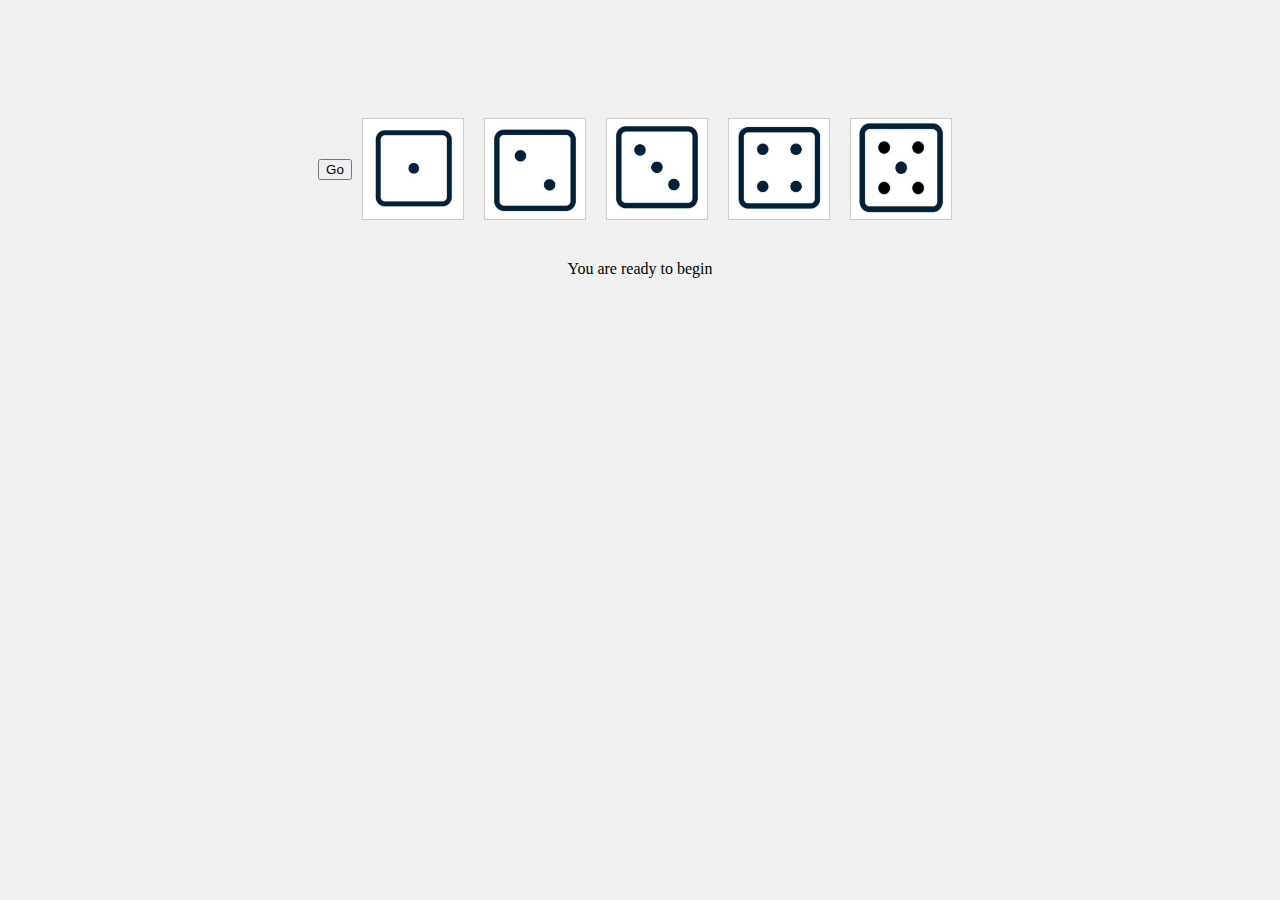
<file: 掷骰子/index.html>
<!DOCTYPE html>
<html lang="en">
<head>
    <meta charset="UTF-8">
    <meta name="viewport" content="width=device-width, initial-scale=1.0">
    <link rel="stylesheet" href="style.css">
    <title>Rolling Dice</title>
    <style>
        .flex {
            display: flex;
        }
        .container {
        perspective: 800px;
        }

        .dice {
            transition: 2s all ease;
            background-color: #3498db;
            transform: rotateY(0deg);
            transform-style: preserve-3d;
        }
        .number{
            text-align: center;
            padding-top: 30px;
        }
    </style>
</head>
<body>
    <div class="wrap">
        <button onclick="startRoll()">Go</button>
        <div class="container flex">
            <div class="dice" id="dice1">
                <img class="dot" id="dotImage1" src="dot1.jpg" alt="Dot Image 1">
            </div>
            <div class="dice" id="dice2">
                <img class="dot" id="dotImage2" src="dot2.jpg" alt="Dot Image 2">
            </div>
            <div class="dice" id="dice3">
                <img class="dot" id="dotImage3" src="dot3.jpg" alt="Dot Image 3">
            </div>
            <div class="dice" id="dice4">
                <img class="dot" id="dotImage4" src="dot4.jpg" alt="Dot Image 4">
            </div>
            <div class="dice" id="dice5">
                <img class="dot" id="dotImage5" src="dot5.jpg" alt="Dot Image 5">
            </div>
        </div>
        
        <p id="result"></p>
    </div>
    <div class="number">
       
    </div>
    <!-- <script src="script.js"></script> -->
    <script>
        var diceElements = document.querySelectorAll('.dice');
        var dotImages = document.querySelectorAll('.dot');
        var resultElement = document.getElementById('result');
        let numDom = document.querySelector('.number')
        var num = 6
        var numtext =['You are ready to begin','You can try five more times','You can try four more times','You can try three more times', 'You can try two more times', 'You can try only one more time', 'You can not try again']
        numDom.innerHTML = numtext[6-num]
        function startRoll() {
            if(num==0){
                alert(numtext[6])
                return
            }
            num--
            numDom.innerHTML = numtext[6 - num]
            const dice = document.getElementById('dice1');
            diceElements.forEach(item=>{
                const randomNumber = Math.floor(Math.random() * 4) + 2;
                item.style.transition = `${randomNumber}s all ease`
                item.style.transform = 'rotateX(3600deg)';
            })
            dotImages.forEach(item => {
                const randomNumber = Math.floor(Math.random() * 6) + 1;
                item.src = `dot${randomNumber}.jpg`;
            })
            setTimeout(function () {
                
                diceElements.forEach(item => {
                    item.style.transition = 'none'
                    item.style.transform = 'rotateX(0deg)';
                })
                dotImages.forEach(item=>{
                    const randomNumber = Math.floor(Math.random() * 6) + 1;
                    item.src= `dot${randomNumber}.jpg`;
                    item.setAttribute('data-id', randomNumber)
                })
                // 计算骰子的和
                var sum = Array.from(dotImages).reduce(function (total, dotImage) {
                    // 解析图片的数字
                    var number = parseInt(dotImage.getAttribute('data-id'));
                    return total + number;
                }, 0);

                // 显示结果
                resultElement.textContent = `Total Sum: ${sum}`;
            }, 2000);
        }
        
    </script>
</body>
</html>
</file>
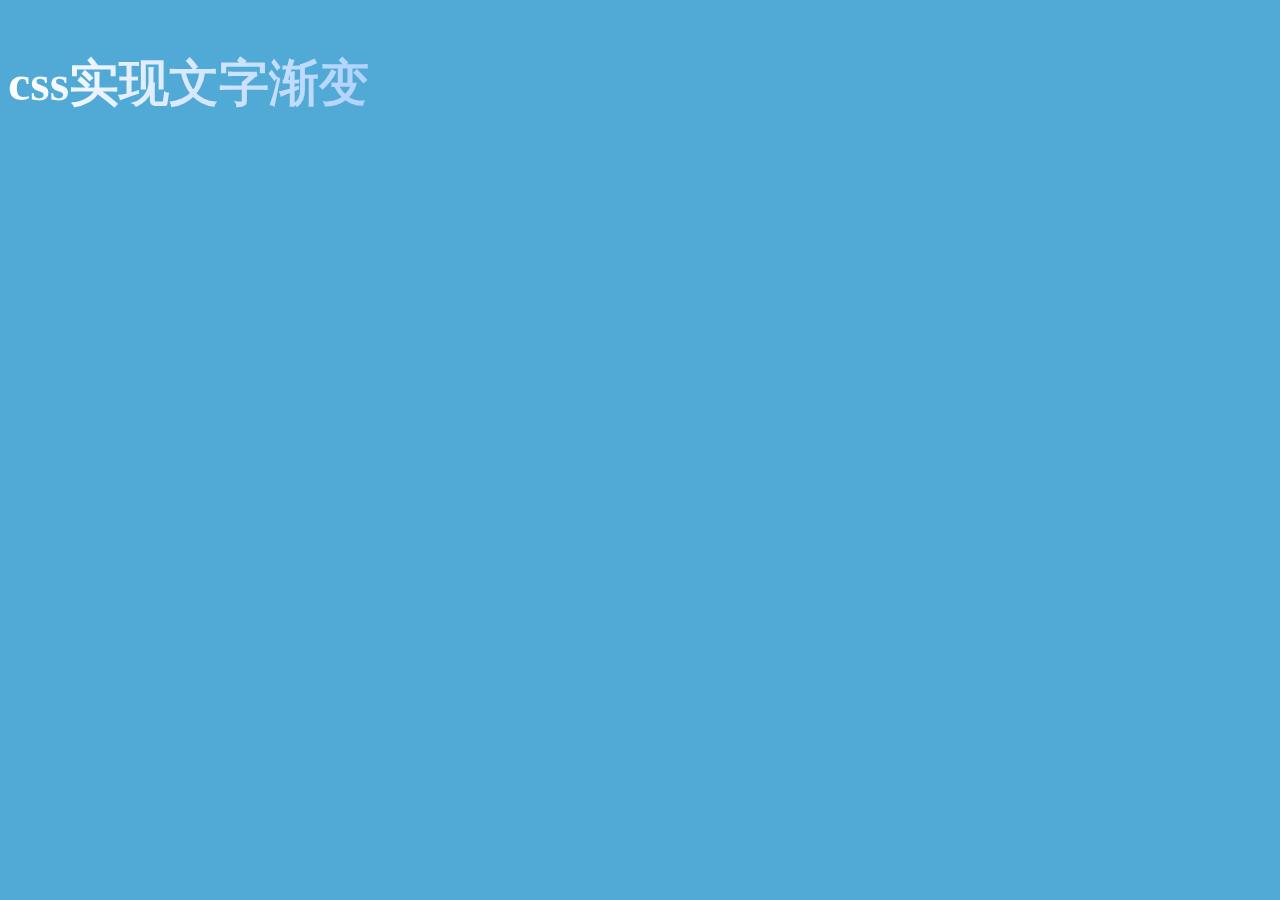
<file: 0.html>
<!DOCTYPE html>
<html lang="en">
<head>
  <meta charset="UTF-8">
  <meta http-equiv="X-UA-Compatible" content="IE=edge">
  <meta name="viewport" content="width=device-width, initial-scale=1.0">
  <title>css文字渐变</title>
  <style>
    .linegraid {
      background: linear-gradient(to left,#fff 0%,#74b0ff 50%,#fff 100%);
      -webkit-background-clip: text;
      background-clip: text;
      color: transparent;
      animation: text 75s linear infinite;
    }
    @-webkit-keyframes text {
        0% {
            background-position-x: 0
        }

        50% {
            background-position-x: 10000px
        }

        to {
            background-position-x: 0
        }
    }
    h3 {
      font-size: 50px;
      font-weight: bold;
    }
    body {
      background-color: #51a9d6;
    }
  </style>
</head>
<body>
    <h3 class="linegraid">css实现文字渐变</h3>
</body>
</html>
</file>
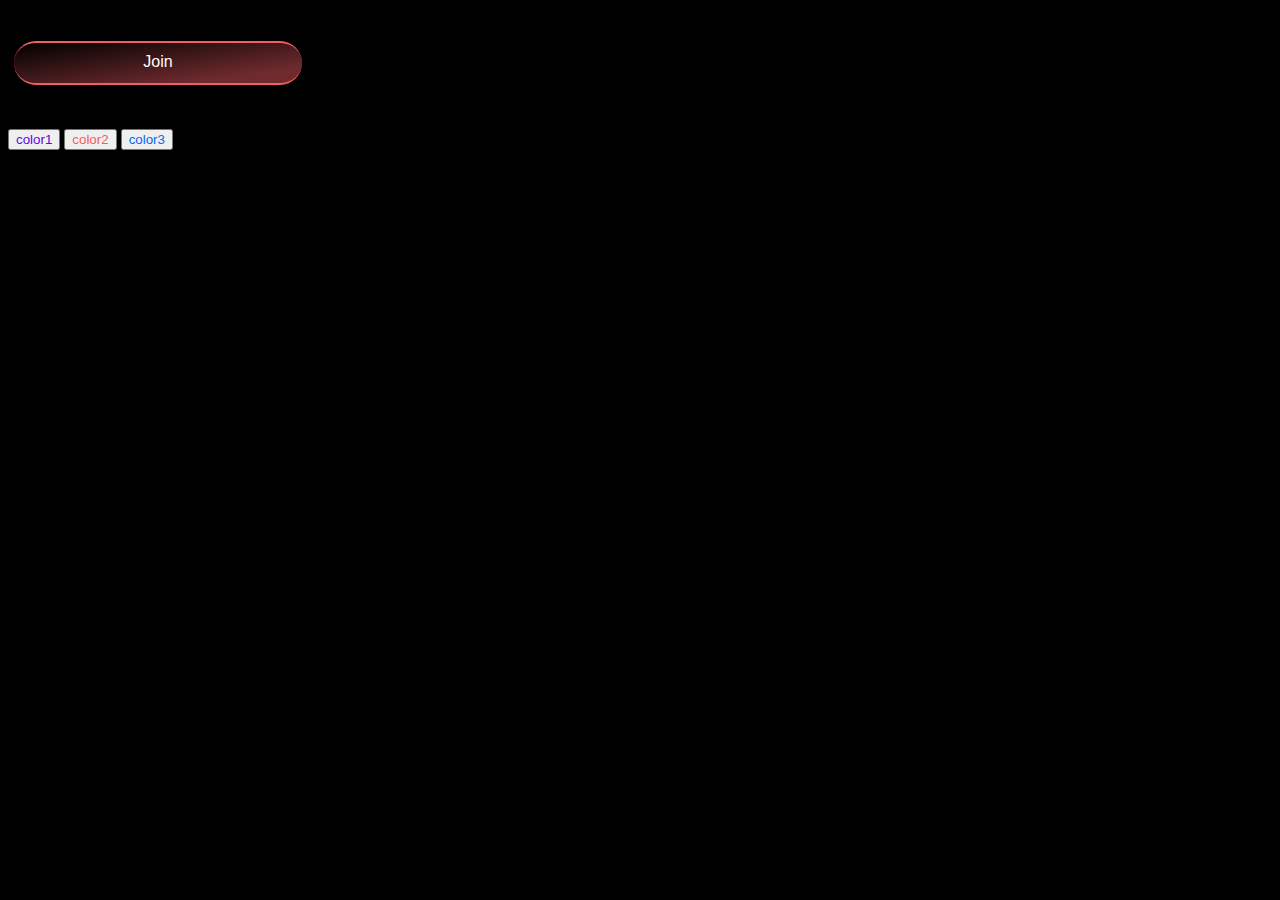
<file: 1.html>
<!DOCTYPE html>
<html lang="en">

<head>
  <meta charset="UTF-8">
  <meta name="viewport" content="width=device-width, initial-scale=1.0">
  <title>科技感的按钮</title>
  <style>
    body {
      background-color: #000;
    }
    .waitlist-button__button {
      width: 300px;
      border: 0;
      background: none;
    }

    .waitlist-button-modal__button .button-component__label,
    .waitlist-button__button .button-component__label {
      position: relative;
      font-family: IBM Plex Sans, sans-serif !important;
      height: 40px;
      width: 100%;
      text-transform: unset;
      font-weight: 400;
      font-size: 16px;
      line-height: 38px;
      padding: 0;
      vertical-align: middle;
      color: var(--font-color-primary);
      border-radius: 24px;
      border: solid var(--theme-accent-color, #3f51b5);
      border-width: 2px 0;
      background-color: var(--theme-accent-color-transparent, #3f51b5);
      overflow: hidden;
      transition: background-color .6s, border-color .6s
    }

    .waitlist-button-modal__label-background,
    .waitlist-button__label-background {
      position: absolute;
      width: 100%;
      height: 100%;
      background: linear-gradient(to bottom right, var(--general-scroll-gradient-color, #000), transparent 80%);
      transition: .5s all ease;
    }
    .waitlist-button__label-background:hover {
      background: linear-gradient(to top right, var(--general-scroll-gradient-color, #000), transparent 80%)
    }
    .waitlist-button__text {
      color: #fff;
    }
    .box {
      margin: 40px 0;
    }
    :root {
      --theme-accent-color: #F45D64;
      --theme-accent-color-transparent: rgba(244,93,100,0.45);
      --general-scroll-gradient-color: rgba(0, 0, 0, 1);
    }
    .color1 {
      color: #6306E6;
    }
    .color2 {
      color: #F45D64;
    }
    .color3 {
      color: #006aff;
    }
    div {
      color: #fff;
    }
  </style>
</head>

<body>
  <div class="box">
    <button class="waitlist-button__button">
      <div class="button-component__label">
        <div class="waitlist-button__label-background"><span class="waitlist-button__text">Join</span></div>
      </div>
    </button>
  </div>
  <button class="btn1 color1" >color1</button>
  <button class="btn2 color2">color2</button>
  <button class="btn3 color3">color3</button>
  <script>
      let btn1 = document.querySelector('.btn1')
      let btn2 = document.querySelector('.btn2')
      let btn3 = document.querySelector('.btn3')
      btn1.addEventListener('click', function () {
        document.documentElement.style.setProperty('--theme-accent-color', '#6306E6');
        document.documentElement.style.setProperty('--theme-accent-color-transparent', 'rgba(99,6,230,0.45)');
      })
      btn2.addEventListener('click', function () {
        document.documentElement.style.setProperty('--theme-accent-color', '#F45D64');
        document.documentElement.style.setProperty('--theme-accent-color-transparent', 'rgba(244,93,100,0.45)');
      })
      btn3.addEventListener('click', function () {
        document.documentElement.style.setProperty('--theme-accent-color', '#006aff');
        document.documentElement.style.setProperty('--theme-accent-color-transparent', 'rgba(0,106,255,0.45)');
      })
    
    
  </script>
</body>

</html>
</file>
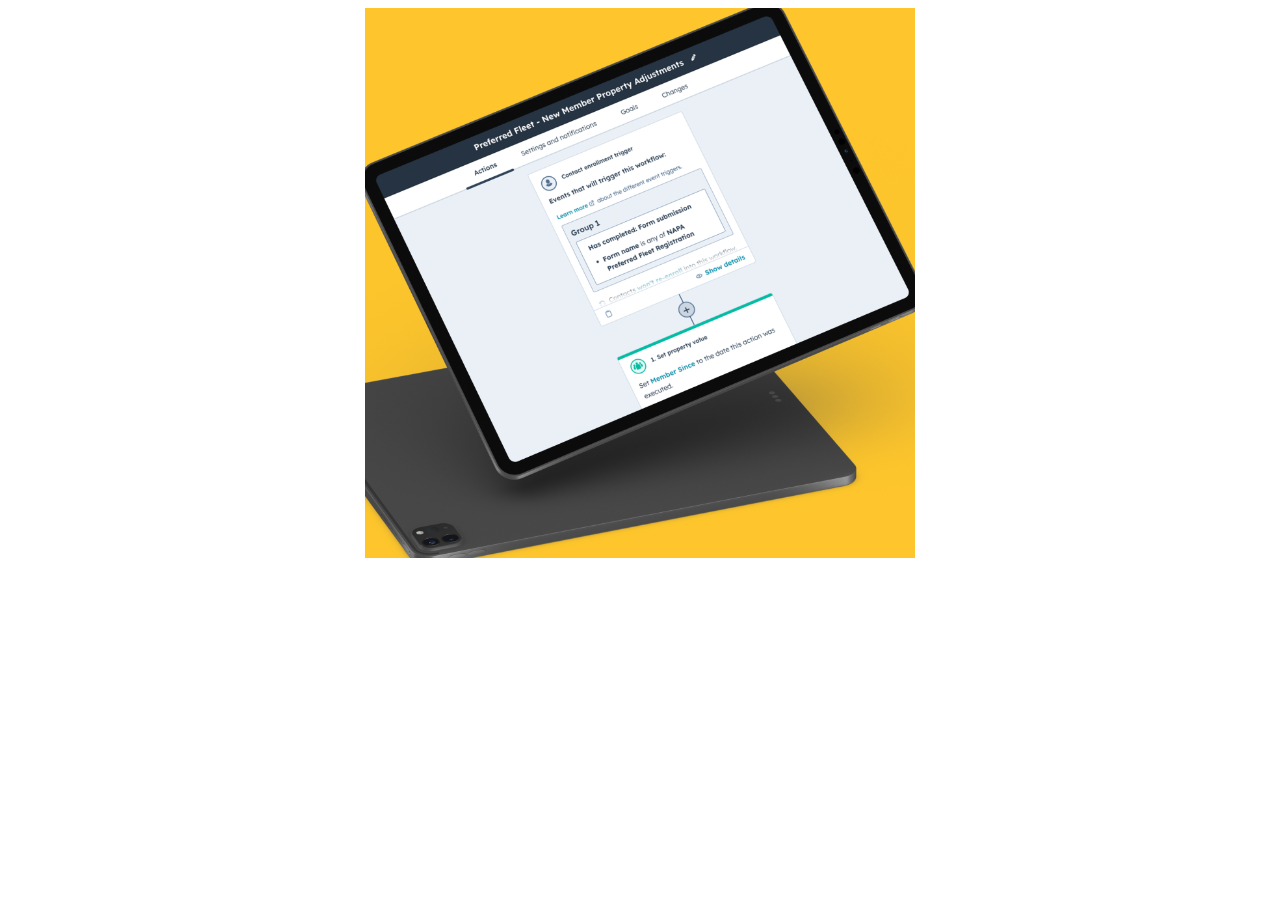
<file: 10.html>
<!DOCTYPE html>
<html lang="en">
<head>
  <meta charset="UTF-8">
  <meta name="viewport" content="width=device-width, initial-scale=1.0">
  <title>hover 效果</title>
  <style>
    .h2{
      width: 550px;
      height: 550px;
      margin: 0 auto;
      position: relative;
    }
    .h2 img{
      width: 100%;
      height: 100%;
      object-fit: cover;
    }
    .h2 .hover{
      position: absolute;
      width: 100%;
      height: 100%;
      background: url(./images/glasshover.webp) no-repeat;
      background-size: cover;
      opacity: 0;
      top: 0;
      left: 0;
      backdrop-filter:blur(10px);
      transition: .5s all ease;
    }
    .h2:hover .hover{
      opacity: 1;
    }
  </style>
</head>
<body>
 <div class="h2">
  <img src="./images/img.png" alt="">
  <div class="hover"></div>
 </div> 
</body>
</html>
</file>
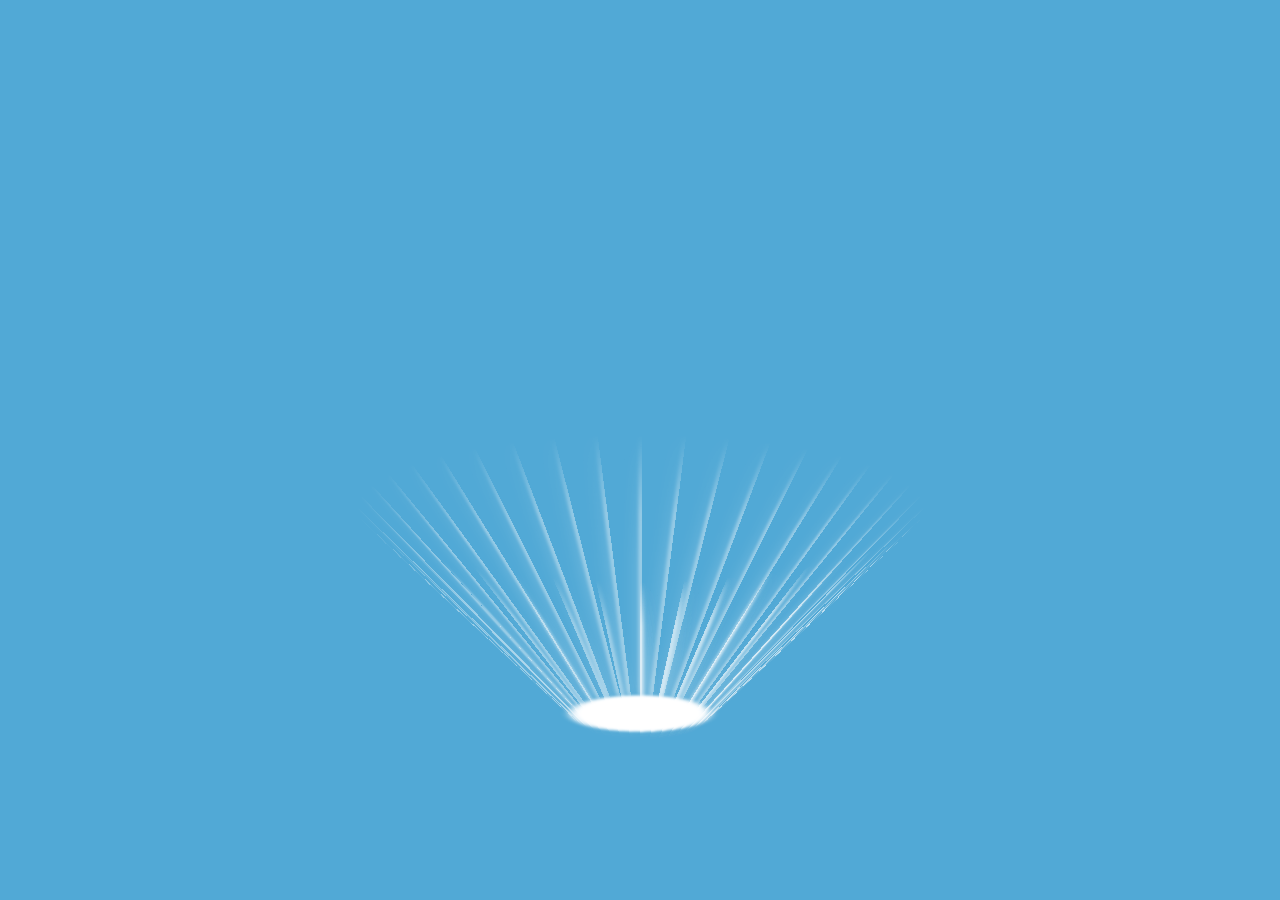
<file: 4.html>
<!DOCTYPE html>
<html lang="en">

<head>
  <meta charset="UTF-8">
  <meta name="viewport" content="width=device-width, initial-scale=1.0">
  <title>css 立体灯光射线效果</title>
  <style>
    body {
      background-color: #51a9d6;
    }

    .bottom_light {
      position: absolute;
      height: 300px;
      width: 200px;
      left: 50%;
      margin-left: -100px;
      bottom: 250px;
      z-index: 2;
      transform-style: preserve-3d;
      transform: rotateX(-15deg);
      animation: 30s bottom_light linear infinite;

    }

    .bottom_light .linght_origin {
      width: 140px;
      height: 140px;
      border-radius: 50%;
      position: absolute;
      left: 30px;
      bottom: 0;
      background: #fff;
      transform: rotateX(90deg) translateZ(-141px);
      transform-origin: center;
      filter: blur(5px);
    }

    .bottom_light span {
      position: absolute;
      top: 0;
      left: 50%;
      display: block;
      width: 2px;
      height: 300px;
      /* 光线的高度 */
      background: linear-gradient(to top, rgba(255, 255, 255, 1) 70%, transparent);
      transform: rotateY(45deg) translateZ(100px);
      transform-origin: center bottom;

      transition: 1s all ease;
      animation-delay: 1s;
      filter: blur(2px);

    }

    .bottom_light span::after {
      content: '';
      position: absolute;
      bottom: 0;
      left: 0;
      width: 100%;
      /* 光线的长度，可以根据需要调整 */
      height: 100%;
      transition: 1s all ease;

      background: linear-gradient(to top, rgba(255, 255, 255, 1) 50%, transparent);
      /* 使用渐变创建光线效果 */

      filter: blur(8px);
    }

    @keyframes bottom_light {
      from {
        transform: rotateX(-15deg) rotateY(0);
      }

      to {
        transform: rotateX(-15deg) rotateY(360deg);
      }
    }
  </style>
</head>

<body>
  <div class="bottom_light">
    <div class="linght_origin"></div>
    <!-- <span v-for='(item,i) in lightarr' :key="i"></span> -->
  </div>
  <script>
    window.onload = () => {
      let box = document.querySelector('.bottom_light')
      let html = ``
      let spanlist = ``
      for (let i = 0; i < 50; i++) {
        spanlist += `<span></span>`
      }
      html = `<div class="linght_origin"></div>${spanlist}`
      box.innerHTML = html
      let lightlist = document.querySelectorAll('.bottom_light span');

      for (let i = 0; i < lightlist.length; i++) {
        // lightlist[i].style.transform=`rotate(${80-i*3}deg) scale(.5,1)`
        lightlist[i].style.transform = `rotateY(${i * 9}deg) rotateX(-45deg) translateZ(100px)`
        lightlist[i].style.animationDelay = `${i * 0.1}`
      }
    }
  </script>
</body>

</html>
</file>
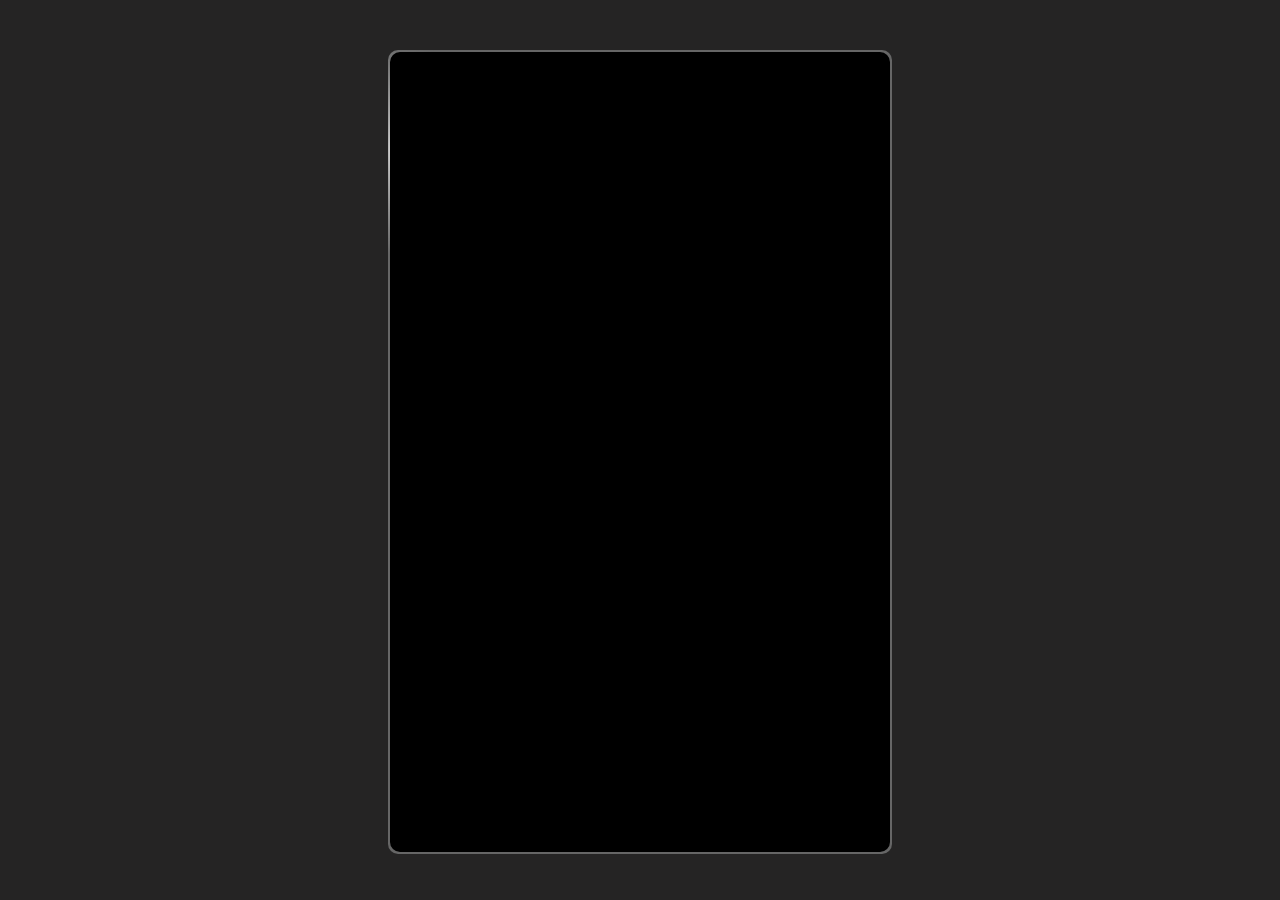
<file: 5 copy.html>
<!DOCTYPE html>
<html lang="en">
<head>
  <meta charset="UTF-8">
  <meta name="viewport" content="width=device-width, initial-scale=1.0">
  <title>css 卡片周围光线移动效果</title>
  <style>
    body{
      background-color: rgb(37, 36, 36);
    }
    .card {
       width: 500px;
       height: 800px;
       background: #666;
       border-radius: 10px;
       position: relative;
       padding: 2px;
       margin: 50px auto 0 auto;
       overflow: hidden;
    }
    .card .content {
      width: calc(100% - 0px);
      height: calc(100% - 0px);
    
      background: #000;
      border-radius: 10px;
      position: relative;
      z-index: 2;
    }
    .card .light {
      position: absolute;
      left: 0;
      top: 0;
      width: 100px;
      height: 200px;
      background: radial-gradient(circle at center left,#fff,rgba(255,255,255,0) 75%);
      filter:blur(3px);
      z-index: 1;
      transform-origin: left center;
    }
    .light1 {
      animation: 1.5s move1 linear infinite ;
    }
    .card .light2 {
      left: 0;
      top: auto;
      bottom: 0;
      width: 200px;
      height: 100px;
      background: radial-gradient(circle at bottom center,#fff,rgba(255,255,255,0) 75%);
      animation: 1.5s move2 linear infinite ;
    }
   .card .light3 {
      left: auto;
      top: auto;
      bottom: 0;
      right: 0;
      width: 100px;
      height: 200px;
      background: radial-gradient(circle at right center,#fff,rgba(255,255,255,0) 75%);
      animation: 1.5s move3 linear infinite ;

    }
    .card .light4 {
      left: auto;
      top: 0;
      right: 0;
      width: 200px;
      height: 100px;
      background: radial-gradient(circle at top center,#fff,rgba(255,255,255,0) 75%);
      animation: 1.5s move4 linear infinite ;
    }
    @keyframes move1 {
      0%{ top:-100px}
      100%{ top: calc(100% - 100px);}
    }
    @keyframes move2 {
      0%{ left:-100px}
      100%{ left: calc(100% - 100px)}
    }
    @keyframes move3 {
      0%{ bottom:-100px}
      100%{ bottom: calc(100% - 100px)}
    }
    @keyframes move4 {
      0%{ right:-100px}
      100%{ right: calc(100% - 100px)}
    }
  </style>
</head>
<body>
  <div class="card">
    <div class="content"></div>
    <div class="light light1"></div>
  </div>
  <script>
    let box = document.querySelector('.light')
    let i = 1
    setInterval(()=>{
      let j = (i % 4)+1
      box.setAttribute('class','light light'+j)
      i++
    },1500)
  </script>
</body>
</html>
</file>
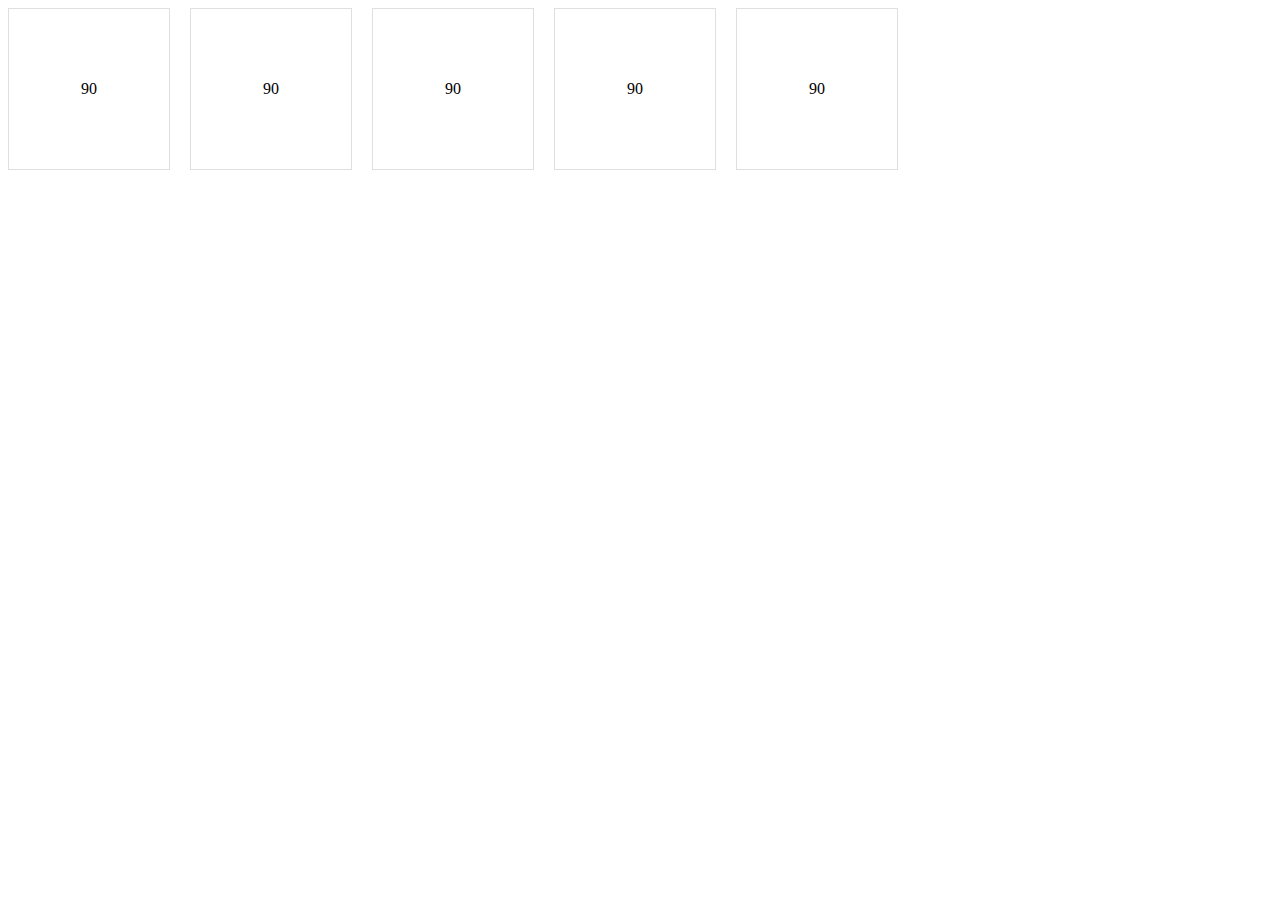
<file: 6.html>
<!DOCTYPE html>
<html lang="en">

<head>
  <meta charset="UTF-8">
  <meta name="viewport" content="width=device-width, initial-scale=1.0">
  <title>css hover到卡片效果</title>
  <style>
    :root {
      --yellowHover: #f4c529;
      --black: #191919;
      --yellow: #ffd64d;
      --orange: #ff710a;
      --white: #f8f8f8;
      --full-white: #fff;
    }

    .card {
      cursor: pointer;
      display: flex;
      justify-content: center;
      align-items: center;
      width: 160px;
      height: 160px;
      border: 1px solid rgba(38, 38, 38, .15);
    }

    .card:hover {
      animation: animat .3s ease-out
    }
    .list {
      display: flex;
    }
    .list .card {
      margin-right: 20px;
    }
    @keyframes animat {
      0% {
        background: linear-gradient(-120deg, var(--full-white) 30%, var(--white), var(--full-white) 70%) bottom/400% 100%;
        background-position: 100%
      }

      to {
        background: linear-gradient(-120deg, var(--full-white) 30%, var(--white), var(--full-white) 70%) bottom/400% 100%;
        background-position: 0
      }
    }
  </style>
</head>

<body>
  <div class="list">
    <div class="card">90</div>
    <div class="card">90</div>
    <div class="card">90</div>
    <div class="card">90</div>
    <div class="card">90</div>
  </div>
  
</body>

</html>
</file>
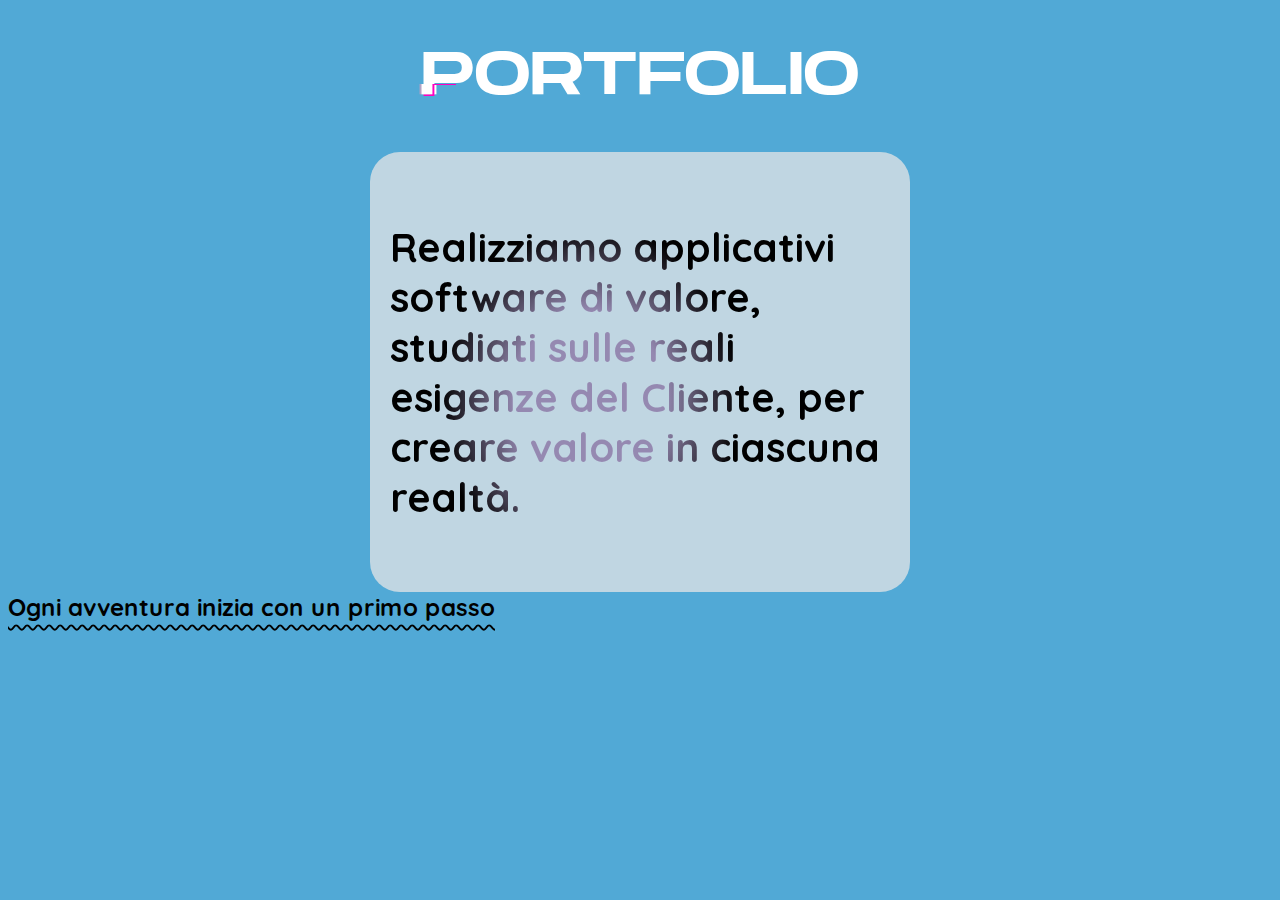
<file: 7.html>
<!DOCTYPE html>
<html lang="en">

<head>
  <meta charset="UTF-8">
  <meta name="viewport" content="width=device-width, initial-scale=1.0">
  <title>css 文字径向渐变-伪类特效-下划线</title>
  <style>
    @font-face {
      font-display: swap;
      font-family: Quicksand;
      font-style: normal;
      font-weight: 700;
      src: url(../fonts/Quicksand.woff2) format("woff2")
    }

    @font-face {
      font-display: swap;
      font-family: MonExt;
      font-style: normal;
      font-weight: 700;
      src: url(../fonts/MonExt.woff2) format("woff2")
    }

    body {
      background-color: #51a9d6;
    }

    .card {
      --tw-bg-opacity: .75;
      background-color: #e6e6e6bf;
      min-height: 200px;
      padding: 30px 20px;
      border-radius: 30px;
      width: 500px;
      margin: 0 auto;
    }

    h3 {
      background-clip: text;
      background-image: radial-gradient(50% 200% at 40% 100%, #b1a2c5 30%, #fff 60%);
      background-repeat: no-repeat;
      color: transparent;
      background-image: radial-gradient(50% 100% at 40% 60%, #9589b1 30%, #000 60%);
      font-family: Quicksand;
      font-size: 40px;
    }

    .glitch {
      animation: glitch-skew 25s linear infinite alternate-reverse;
      position: relative;
      text-transform: uppercase;
      font-size: 3.75rem;
      font-family: MonExt;
      color: #fff;
      text-align: center;
    }

    .glitch:before {
      animation: glitch-anim 10s linear infinite alternate-reverse;
      left: 2px;
      text-shadow: -2px 0 #b1a2c5
    }

    .glitch:after,
    .glitch:before {
      clip: rect(44px, 450px, 56px, 0);
      content: attr(data-text);
      height: 100%;
      position: absolute;
      top: 0;
      width: 100%
    }

    .glitch:after {
      animation: glitch-anim2 10s linear infinite alternate-reverse;
      left: -2px;
      text-shadow: -2px 0 #b1a2c5, 2px 2px #ff00c1
    }

    @keyframes glitch-anim {
      0% {
        clip: rect(81px, 9999px, 21px, 0);
        transform: skew(.4deg)
      }

      5% {
        clip: rect(20px, 9999px, 12px, 0);
        transform: skew(.76deg)
      }

      10% {
        clip: rect(39px, 9999px, 71px, 0);
        transform: skew(.69deg)
      }

      15% {
        clip: rect(6px, 9999px, 27px, 0);
        transform: skew(.39deg)
      }

      20% {
        clip: rect(7px, 9999px, 77px, 0);
        transform: skew(.44deg)
      }

      25% {
        clip: rect(52px, 9999px, 65px, 0);
        transform: skew(.33deg)
      }

      30% {
        clip: rect(39px, 9999px, 83px, 0);
        transform: skew(.61deg)
      }

      35% {
        clip: rect(95px, 9999px, 86px, 0);
        transform: skew(.95deg)
      }

      40% {
        clip: rect(13px, 9999px, 37px, 0);
        transform: skew(.9deg)
      }

      45% {
        clip: rect(33px, 9999px, 68px, 0);
        transform: skew(.22deg)
      }

      50% {
        clip: rect(17px, 9999px, 13px, 0);
        transform: skew(.37deg)
      }

      55% {
        clip: rect(12px, 9999px, 41px, 0);
        transform: skew(.9deg)
      }

      60% {
        clip: rect(53px, 9999px, 62px, 0);
        transform: skew(.92deg)
      }

      65% {
        clip: rect(43px, 9999px, 51px, 0);
        transform: skew(.12deg)
      }

      70% {
        clip: rect(69px, 9999px, 8px, 0);
        transform: skew(.65deg)
      }

      75% {
        clip: rect(75px, 9999px, 38px, 0);
        transform: skew(.24deg)
      }

      80% {
        clip: rect(53px, 9999px, 90px, 0);
        transform: skew(.75deg)
      }

      85% {
        clip: rect(2px, 9999px, 26px, 0);
        transform: skew(.68deg)
      }

      90% {
        clip: rect(30px, 9999px, 5px, 0);
        transform: skew(.36deg)
      }

      95% {
        clip: rect(74px, 9999px, 4px, 0);
        transform: skew(.91deg)
      }
    }

    @keyframes glitch-anim2 {
      0% {
        clip: rect(98px, 9999px, 88px, 0);
        transform: skew(.91deg)
      }

      5% {
        clip: rect(5px, 9999px, 79px, 0);
        transform: skew(.3deg)
      }

      10% {
        clip: rect(42px, 9999px, 92px, 0);
        transform: skew(.4deg)
      }

      15% {
        clip: rect(56px, 9999px, 40px, 0);
        transform: skew(.05deg)
      }

      20% {
        clip: rect(40px, 9999px, 14px, 0);
        transform: skew(.71deg)
      }

      25% {
        clip: rect(24px, 9999px, 31px, 0);
        transform: skew(.12deg)
      }

      30% {
        clip: rect(13px, 9999px, 65px, 0);
        transform: skew(.91deg)
      }

      35% {
        clip: rect(8px, 9999px, 73px, 0);
        transform: skew(.93deg)
      }

      40% {
        clip: rect(88px, 9999px, 29px, 0);
        transform: skew(.57deg)
      }

      45% {
        clip: rect(17px, 9999px, 49px, 0);
        transform: skew(.63deg)
      }

      50% {
        clip: rect(48px, 9999px, 46px, 0);
        transform: skew(.73deg)
      }

      55% {
        clip: rect(52px, 9999px, 53px, 0);
        transform: skew(.21deg)
      }

      60% {
        clip: rect(67px, 9999px, 56px, 0);
        transform: skew(.4deg)
      }

      65% {
        clip: rect(47px, 9999px, 58px, 0);
        transform: skew(.94deg)
      }

      70% {
        clip: rect(2px, 9999px, 83px, 0);
        transform: skew(.42deg)
      }

      75% {
        clip: rect(34px, 9999px, 91px, 0);
        transform: skew(.92deg)
      }

      80% {
        clip: rect(69px, 9999px, 92px, 0);
        transform: skew(.95deg)
      }

      85% {
        clip: rect(7px, 9999px, 94px, 0);
        transform: skew(.52deg)
      }

      90% {
        clip: rect(2px, 9999px, 43px, 0);
        transform: skew(.8deg)
      }

      95% {
        clip: rect(79px, 9999px, 25px, 0);
        transform: skew(.37deg)
      }
    }

    @keyframes glitch-skew {
      0% {
        transform: skew(1deg)
      }

      10% {
        transform: skew(-2deg)
      }

      20% {
        transform: skew(0)
      }

      30% {
        transform: skew(-4deg)
      }

      40% {
        transform: skew(5deg)
      }

      50% {
        transform: skew(-4deg)
      }

      60% {
        transform: skew(5deg)
      }

      70% {
        transform: skew(2deg)
      }

      80% {
        transform: skew(-3deg)
      }

      90% {
        transform: skew(0)
      }
    }

    .line {
      text-decoration-line: underline;
      text-decoration-style: wavy;
      text-underline-offset: 8px;
      text-decoration-thickness: 2px;
      font-family: Quicksand;
      font-size: 24px;
    }
  </style>
</head>

<body>
  <h1 class="glitch" data-text="Portfolio">Portfolio</h1>
  <div class="card">
    <h3>Realizziamo applicativi software di valore, studiati sulle reali esigenze del Cliente, per creare valore in
      ciascuna
      realtà.</h3>
  </div>
  <span class="line">Ogni avventura inizia con un primo passo</span>
</body>

</html>
</file>
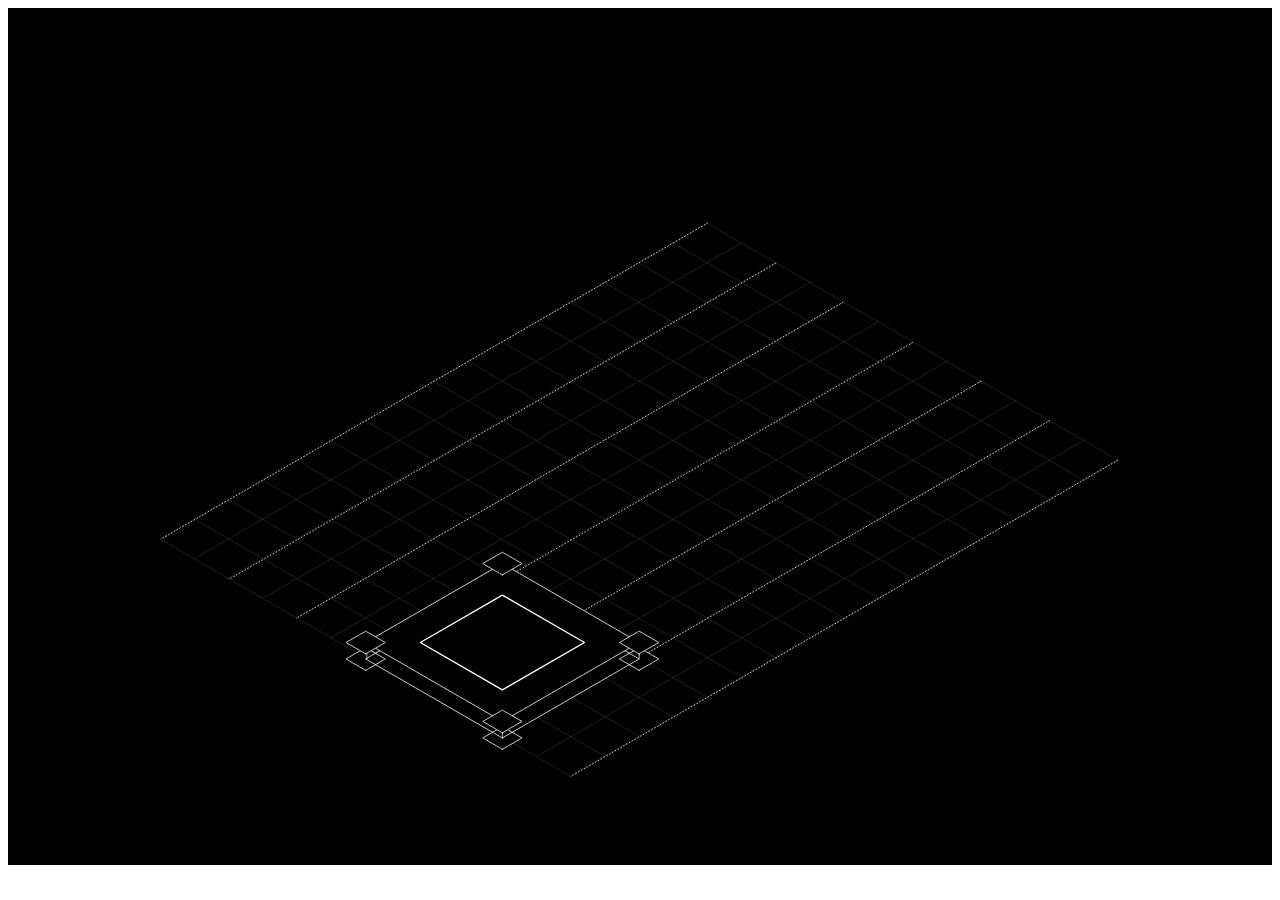
<file: test8.html>
<!DOCTYPE html>
<html lang="en">
<head>
  <meta charset="UTF-8">
  <meta name="viewport" content="width=device-width, initial-scale=1.0">
  <title>Document</title>
  <style>
    .risk-growth-image {
      background: #000;
    }
  </style>
</head>
<body>
  <div class="risk-growth-image" data-w-id="dfc863ab-2255-5651-a6dd-4f4ea3e7b2c8" data-animation-type="lottie"
    data-src="https://assets-global.website-files.com/64b7f7b6e0e962310ae14c1e/64b7f7b6e0e962310ae14c4c_ABO_animation.lottie"
    data-loop="1" data-direction="1" data-autoplay="1" data-is-ix2-target="0" data-renderer="svg"
    data-default-duration="18.3" data-duration="0"><svg xmlns="http://www.w3.org/2000/svg"
      xmlns:xlink="http://www.w3.org/1999/xlink" viewBox="0 0 1600 1080" width="1600" height="1080"
      preserveAspectRatio="xMidYMid meet"
      style="width: 100%; height: 100%; transform: translate3d(0px, 0px, 0px); content-visibility: visible;">
      <defs>
        <clipPath id="__lottie_element_2">
          <rect width="1600" height="1080" x="0" y="0"></rect>
        </clipPath>
        <clipPath id="__lottie_element_4">
          <path d="M0,0 L1600,0 L1600,1080 L0,1080z"></path>
        </clipPath>
        <clipPath id="__lottie_element_8">
          <path d="M0,0 L1600,0 L1600,1080 L0,1080z"></path>
        </clipPath>
        <clipPath id="__lottie_element_12">
          <path d="M0,0 L1600,0 L1600,1080 L0,1080z"></path>
        </clipPath>
        <clipPath id="__lottie_element_188">
          <path d="M0,0 L1600,0 L1600,1080 L0,1080z"></path>
        </clipPath>
        <clipPath id="__lottie_element_309">
          <path d="M0,0 L1600,0 L1600,1080 L0,1080z"></path>
        </clipPath>
        <clipPath id="__lottie_element_313">
          <path d="M0,0 L1600,0 L1600,1080 L0,1080z"></path>
        </clipPath>
        <clipPath id="__lottie_element_317">
          <path d="M0,0 L1600,0 L1600,1080 L0,1080z"></path>
        </clipPath>
        <clipPath id="__lottie_element_382">
          <path d="M0,0 L1600,0 L1600,1080 L0,1080z"></path>
        </clipPath>
      </defs>
      <g clip-path="url(#__lottie_element_2)">
        <g clip-path="url(#__lottie_element_4)" transform="matrix(1,0,0,1,0,0)" opacity="1" style="display: block;">
          <g clip-path="url(#__lottie_element_8)" transform="matrix(1,0,0,1,26,0)" opacity="1" style="display: block;">
            <g transform="matrix(1,0,0,1,513.7570190429688,472.1650085449219)" opacity="1" style="display: block;">
              <g opacity="1" transform="matrix(1,0,0,1,0,0)">
                <path stroke-linecap="butt" stroke-linejoin="miter" fill-opacity="0" stroke-miterlimit="4"
                  stroke-dasharray=" 2.06 2.06" stroke-dashoffset="0" stroke="rgb(255,255,255)" stroke-opacity="1"
                  stroke-width="1.03"
                  d=" M346.2430114746094,-200.1649932861328 C346.2430114746094,-200.1649932861328 -346.2430114746094,200.1649932861328 -346.2430114746094,200.1649932861328">
                </path>
              </g>
            </g>
            <g transform="matrix(1,0,0,1,599.77099609375,523.1599731445312)" opacity="1" style="display: block;">
              <g opacity="1" transform="matrix(1,0,0,1,0,0)">
                <path stroke-linecap="butt" stroke-linejoin="miter" fill-opacity="0" stroke-miterlimit="4"
                  stroke-dasharray=" 2.06 2.06" stroke-dashoffset="0" stroke="rgb(255,255,255)" stroke-opacity="1"
                  stroke-width="1.03"
                  d=" M346.2430114746094,-200.1649932861328 C346.2430114746094,-200.1649932861328 -346.2430114746094,200.1649932861328 -346.2430114746094,200.1649932861328">
                </path>
              </g>
            </g>
            <g transform="matrix(1,0,0,1,684.9580078125,572.4249877929688)" opacity="1" style="display: block;">
              <g opacity="1" transform="matrix(1,0,0,1,0,0)">
                <path stroke-linecap="butt" stroke-linejoin="miter" fill-opacity="0" stroke-miterlimit="4"
                  stroke-dasharray=" 2.06 2.06" stroke-dashoffset="0" stroke="rgb(255,255,255)" stroke-opacity="1"
                  stroke-width="1.03"
                  d=" M346.2430114746094,-200.1649932861328 C346.2430114746094,-200.1649932861328 -346.2430114746094,200.1649932861328 -346.2430114746094,200.1649932861328">
                </path>
              </g>
            </g>
            <g transform="matrix(1,0,0,1,773.1199951171875,623.5900268554688)" opacity="1" style="display: block;">
              <g opacity="1" transform="matrix(1,0,0,1,0,0)">
                <path stroke-linecap="butt" stroke-linejoin="miter" fill-opacity="0" stroke-miterlimit="4"
                  stroke-dasharray=" 2.06 2.06" stroke-dashoffset="0" stroke="rgb(255,255,255)" stroke-opacity="1"
                  stroke-width="1.03"
                  d=" M346.2430114746094,-200.1649932861328 C346.2430114746094,-200.1649932861328 -346.2430114746094,200.1649932861328 -346.2430114746094,200.1649932861328">
                </path>
              </g>
            </g>
            <g transform="matrix(1,0,0,1,860,672.3300170898438)" opacity="1" style="display: block;">
              <g opacity="1" transform="matrix(1,0,0,1,0,0)">
                <path stroke-linecap="butt" stroke-linejoin="miter" fill-opacity="0" stroke-miterlimit="4"
                  stroke-dasharray=" 2.06 2.06" stroke-dashoffset="0" stroke="rgb(255,255,255)" stroke-opacity="1"
                  stroke-width="1.03"
                  d=" M346.2430114746094,-200.1649932861328 C346.2430114746094,-200.1649932861328 -346.2430114746094,200.1649932861328 -346.2430114746094,200.1649932861328">
                </path>
              </g>
            </g>
            <g transform="matrix(1,0,0,1,946.7369995117188,722.1649780273438)" opacity="1" style="display: block;">
              <g opacity="1" transform="matrix(1,0,0,1,0,0)">
                <path stroke-linecap="butt" stroke-linejoin="miter" fill-opacity="0" stroke-miterlimit="4"
                  stroke-dasharray=" 2.06 2.06" stroke-dashoffset="0" stroke="rgb(255,255,255)" stroke-opacity="1"
                  stroke-width="1.03"
                  d=" M346.2430114746094,-200.1649932861328 C346.2430114746094,-200.1649932861328 -346.2430114746094,200.1649932861328 -346.2430114746094,200.1649932861328">
                </path>
              </g>
            </g>
            <g transform="matrix(1,0,0,1,1032.6319580078125,772.5900268554688)" opacity="1" style="display: block;">
              <g opacity="1" transform="matrix(1,0,0,1,0,0)">
                <path stroke-linecap="butt" stroke-linejoin="miter" fill-opacity="0" stroke-miterlimit="4"
                  stroke-dasharray=" 2.06 2.06" stroke-dashoffset="0" stroke="rgb(255,255,255)" stroke-opacity="1"
                  stroke-width="1.03"
                  d=" M346.2430114746094,-200.1649932861328 C346.2430114746094,-200.1649932861328 -346.2430114746094,200.1649932861328 -346.2430114746094,200.1649932861328">
                </path>
              </g>
            </g>
          </g>
          <g clip-path="url(#__lottie_element_12)" transform="matrix(1,0,0,1,26,0)" opacity="1" style="display: block;">
            <g transform="matrix(1,0,0,1,1032.5,772)" opacity="0.6" style="display: block;">
              <g opacity="1" transform="matrix(1,0,0,1,0,0)">
                <path stroke-linecap="round" stroke-linejoin="round" fill-opacity="0" stroke="rgb(255,255,255)"
                  stroke-opacity="1" stroke-width="0.25" d=" M346.5,-200 C346.5,-200 -346.5,200 -346.5,200"></path>
              </g>
            </g>
            <g transform="matrix(1,0,0,1,991,746.5)" opacity="0.6" style="display: block;">
              <g opacity="1" transform="matrix(1,0,0,1,0,0)">
                <path stroke-linecap="round" stroke-linejoin="round" fill-opacity="0" stroke="rgb(255,255,255)"
                  stroke-opacity="1" stroke-width="0.25" d=" M347,-200.5 C347,-200.5 -347,200.5 -347,200.5"></path>
              </g>
            </g>
            <g transform="matrix(1,0,0,1,946.5,722)" opacity="0.6" style="display: block;">
              <g opacity="1" transform="matrix(1,0,0,1,0,0)">
                <path stroke-linecap="round" stroke-linejoin="round" fill-opacity="0" stroke="rgb(255,255,255)"
                  stroke-opacity="1" stroke-width="0.25" d=" M346.5,-200 C346.5,-200 -346.5,200 -346.5,200"></path>
              </g>
            </g>
            <g transform="matrix(1,0,0,1,903.5,697)" opacity="0.6" style="display: block;">
              <g opacity="1" transform="matrix(1,0,0,1,0,0)">
                <path stroke-linecap="round" stroke-linejoin="round" fill-opacity="0" stroke="rgb(255,255,255)"
                  stroke-opacity="1" stroke-width="0.25" d=" M346.5,-200 C346.5,-200 -346.5,200 -346.5,200"></path>
              </g>
            </g>
            <g transform="matrix(1,0,0,1,860,671.5)" opacity="0.6" style="display: block;">
              <g opacity="1" transform="matrix(1,0,0,1,0,0)">
                <path stroke-linecap="round" stroke-linejoin="round" fill-opacity="0" stroke="rgb(255,255,255)"
                  stroke-opacity="1" stroke-width="0.25" d=" M346,-199.5 C346,-199.5 -346,199.5 -346,199.5"></path>
              </g>
            </g>
            <g transform="matrix(1,0,0,1,816.5,647)" opacity="0.6" style="display: block;">
              <g opacity="1" transform="matrix(1,0,0,1,0,0)">
                <path stroke-linecap="round" stroke-linejoin="round" fill-opacity="0" stroke="rgb(255,255,255)"
                  stroke-opacity="1" stroke-width="0.25" d=" M346.5,-200 C346.5,-200 -346.5,200 -346.5,200"></path>
              </g>
            </g>
            <g transform="matrix(1,0,0,1,771,623)" opacity="0.6" style="display: block;">
              <g opacity="1" transform="matrix(1,0,0,1,0,0)">
                <path stroke-linecap="round" stroke-linejoin="round" fill-opacity="0" stroke="rgb(255,255,255)"
                  stroke-opacity="1" stroke-width="0.25" d=" M348,-201 C348,-201 -348,201 -348,201"></path>
              </g>
            </g>
            <g transform="matrix(1,0,0,1,729.5,597)" opacity="0.6" style="display: block;">
              <g opacity="1" transform="matrix(1,0,0,1,0,0)">
                <path stroke-linecap="round" stroke-linejoin="round" fill-opacity="0" stroke="rgb(255,255,255)"
                  stroke-opacity="1" stroke-width="0.25" d=" M346.5,-200 C346.5,-200 -346.5,200 -346.5,200"></path>
              </g>
            </g>
            <g transform="matrix(1,0,0,1,685.5,572.5)" opacity="0.6" style="display: block;">
              <g opacity="1" transform="matrix(1,0,0,1,0,0)">
                <path stroke-linecap="round" stroke-linejoin="round" fill-opacity="0" stroke="rgb(255,255,255)"
                  stroke-opacity="1" stroke-width="0.25" d=" M347.5,-200.5 C347.5,-200.5 -347.5,200.5 -347.5,200.5">
                </path>
              </g>
            </g>
            <g transform="matrix(1,0,0,1,643.5,547)" opacity="0.6" style="display: block;">
              <g opacity="1" transform="matrix(1,0,0,1,0,0)">
                <path stroke-linecap="round" stroke-linejoin="round" fill-opacity="0" stroke="rgb(255,255,255)"
                  stroke-opacity="1" stroke-width="0.25" d=" M346.5,-200 C346.5,-200 -346.5,200 -346.5,200"></path>
              </g>
            </g>
            <g transform="matrix(1,0,0,1,598.5,522.5)" opacity="0.6" style="display: block;">
              <g opacity="1" transform="matrix(1,0,0,1,0,0)">
                <path stroke-linecap="round" stroke-linejoin="round" fill-opacity="0" stroke="rgb(255,255,255)"
                  stroke-opacity="1" stroke-width="0.25" d=" M347.5,-200.5 C347.5,-200.5 -347.5,200.5 -347.5,200.5">
                </path>
              </g>
            </g>
            <g transform="matrix(1,0,0,1,555.5,497.5)" opacity="0.6" style="display: block;">
              <g opacity="1" transform="matrix(1,0,0,1,0,0)">
                <path stroke-linecap="round" stroke-linejoin="round" fill-opacity="0" stroke="rgb(255,255,255)"
                  stroke-opacity="1" stroke-width="0.25" d=" M347.5,-200.5 C347.5,-200.5 -347.5,200.5 -347.5,200.5">
                </path>
              </g>
            </g>
            <g transform="matrix(1,0,0,1,513.5,472)" opacity="0.6" style="display: block;">
              <g opacity="1" transform="matrix(1,0,0,1,0,0)">
                <path stroke-linecap="round" stroke-linejoin="round" fill-opacity="0" stroke="rgb(255,255,255)"
                  stroke-opacity="1" stroke-width="0.25" d=" M346.5,-200 C346.5,-200 -346.5,200 -346.5,200"></path>
              </g>
            </g>
            <g transform="matrix(1,0,0,1,1120,423)" opacity="0.6" style="display: block;">
              <g opacity="1" transform="matrix(1,0,0,1,0,0)">
                <path stroke-linecap="round" stroke-linejoin="round" fill-opacity="0" stroke="rgb(255,255,255)"
                  stroke-opacity="1" stroke-width="0.25" d=" M260,150 C260,150 -260,-150 -260,-150"></path>
              </g>
            </g>
            <g transform="matrix(1,0,0,1,1076.5,448)" opacity="0.6" style="display: block;">
              <g opacity="1" transform="matrix(1,0,0,1,0,0)">
                <path stroke-linecap="round" stroke-linejoin="round" fill-opacity="0" stroke="rgb(255,255,255)"
                  stroke-opacity="1" stroke-width="0.25" d=" M261.5,151 C261.5,151 -261.5,-151 -261.5,-151"></path>
              </g>
            </g>
            <g transform="matrix(1,0,0,1,1033,473)" opacity="0.6" style="display: block;">
              <g opacity="1" transform="matrix(1,0,0,1,0,0)">
                <path stroke-linecap="round" stroke-linejoin="round" fill-opacity="0" stroke="rgb(255,255,255)"
                  stroke-opacity="1" stroke-width="0.25" d=" M260,150 C260,150 -260,-150 -260,-150"></path>
              </g>
            </g>
            <g transform="matrix(1,0,0,1,989,497.5)" opacity="0.6" style="display: block;">
              <g opacity="1" transform="matrix(1,0,0,1,0,0)">
                <path stroke-linecap="round" stroke-linejoin="round" fill-opacity="0" stroke="rgb(255,255,255)"
                  stroke-opacity="1" stroke-width="0.25"
                  d=" M261,150.5 C261,150.5 -190.5240020751953,-109.86100006103516 -190.5240020751953,-109.86100006103516 C-190.5240020751953,-109.86100006103516 -261,-150.5 -261,-150.5">
                </path>
              </g>
            </g>
            <g transform="matrix(1,0,0,1,946,522)" opacity="0.6" style="display: block;">
              <g opacity="1" transform="matrix(1,0,0,1,0,0)">
                <path stroke-linecap="round" stroke-linejoin="round" fill-opacity="0" stroke="rgb(255,255,255)"
                  stroke-opacity="1" stroke-width="0.25" d=" M260,150 C260,150 -260,-150 -260,-150"></path>
              </g>
            </g>
            <g transform="matrix(1,0,0,1,903,547)" opacity="0.6" style="display: block;">
              <g opacity="1" transform="matrix(1,0,0,1,0,0)">
                <path stroke-linecap="round" stroke-linejoin="round" fill-opacity="0" stroke="rgb(255,255,255)"
                  stroke-opacity="1" stroke-width="0.25" d=" M260,150 C260,150 -260,-150 -260,-150"></path>
              </g>
            </g>
            <g transform="matrix(1,0,0,1,859.5,572.5)" opacity="0.6" style="display: block;">
              <g opacity="1" transform="matrix(1,0,0,1,0,0)">
                <path stroke-linecap="round" stroke-linejoin="round" fill-opacity="0" stroke="rgb(255,255,255)"
                  stroke-opacity="1" stroke-width="0.25" d=" M259.5,149.5 C259.5,149.5 -259.5,-149.5 -259.5,-149.5">
                </path>
              </g>
            </g>
            <g transform="matrix(1,0,0,1,816,597)" opacity="0.6" style="display: block;">
              <g opacity="1" transform="matrix(1,0,0,1,0,0)">
                <path stroke-linecap="round" stroke-linejoin="round" fill-opacity="0" stroke="rgb(255,255,255)"
                  stroke-opacity="1" stroke-width="0.25" d=" M260,150 C260,150 -260,-150 -260,-150"></path>
              </g>
            </g>
            <g transform="matrix(1,0,0,1,773.5,623)" opacity="0.6" style="display: block;">
              <g opacity="1" transform="matrix(1,0,0,1,0,0)">
                <path stroke-linecap="round" stroke-linejoin="round" fill-opacity="0" stroke="rgb(255,255,255)"
                  stroke-opacity="1" stroke-width="0.25" d=" M259.5,150 C259.5,150 -259.5,-150 -259.5,-150"></path>
              </g>
            </g>
            <g transform="matrix(1,0,0,1,730,647.5)" opacity="0.6" style="display: block;">
              <g opacity="1" transform="matrix(1,0,0,1,0,0)">
                <path stroke-linecap="round" stroke-linejoin="round" fill-opacity="0" stroke="rgb(255,255,255)"
                  stroke-opacity="1" stroke-width="0.25" d=" M260,150.5 C260,150.5 -260,-150.5 -260,-150.5"></path>
              </g>
            </g>
            <g transform="matrix(1,0,0,1,687,673)" opacity="0.6" style="display: block;">
              <g opacity="1" transform="matrix(1,0,0,1,0,0)">
                <path stroke-linecap="round" stroke-linejoin="round" fill-opacity="0" stroke="rgb(255,255,255)"
                  stroke-opacity="1" stroke-width="0.25" d=" M260,150 C260,150 -260,-150 -260,-150"></path>
              </g>
            </g>
            <g transform="matrix(1,0,0,1,642.5,697.5)" opacity="0.6" style="display: block;">
              <g opacity="1" transform="matrix(1,0,0,1,0,0)">
                <path stroke-linecap="round" stroke-linejoin="round" fill-opacity="0" stroke="rgb(255,255,255)"
                  stroke-opacity="1" stroke-width="0.25" d=" M259.5,149.5 C259.5,149.5 -259.5,-149.5 -259.5,-149.5">
                </path>
              </g>
            </g>
            <g transform="matrix(1,0,0,1,599.5,722.5)" opacity="0.6" style="display: block;">
              <g opacity="1" transform="matrix(1,0,0,1,0,0)">
                <path stroke-linecap="round" stroke-linejoin="round" fill-opacity="0" stroke="rgb(255,255,255)"
                  stroke-opacity="1" stroke-width="0.25" d=" M260.5,150.5 C260.5,150.5 -260.5,-150.5 -260.5,-150.5">
                </path>
              </g>
            </g>
            <g transform="matrix(1,0,0,1,556,747.5)" opacity="0.6" style="display: block;">
              <g opacity="1" transform="matrix(1,0,0,1,0,0)">
                <path stroke-linecap="round" stroke-linejoin="round" fill-opacity="0" stroke="rgb(255,255,255)"
                  stroke-opacity="1" stroke-width="0.25" d=" M259,149.5 C259,149.5 -259,-149.5 -259,-149.5"></path>
              </g>
            </g>
            <g transform="matrix(1,0,0,1,513.5,772.5)" opacity="0.6" style="display: block;">
              <g opacity="1" transform="matrix(1,0,0,1,0,0)">
                <path stroke-linecap="round" stroke-linejoin="round" fill-opacity="0" stroke="rgb(255,255,255)"
                  stroke-opacity="1" stroke-width="0.25" d=" M259.5,149.5 C259.5,149.5 -259.5,-149.5 -259.5,-149.5">
                </path>
              </g>
            </g>
            <g transform="matrix(1,0,0,1,469.5,797)" opacity="0.6" style="display: block;">
              <g opacity="1" transform="matrix(1,0,0,1,0,0)">
                <path stroke-linecap="round" stroke-linejoin="round" fill-opacity="0" stroke="rgb(255,255,255)"
                  stroke-opacity="1" stroke-width="0.25" d=" M259.5,150 C259.5,150 -259.5,-150 -259.5,-150"></path>
              </g>
            </g>
            <g transform="matrix(1,0,0,1,427.5,823)" opacity="0.6" style="display: block;">
              <g opacity="1" transform="matrix(1,0,0,1,0,0)">
                <path stroke-linecap="round" stroke-linejoin="round" fill-opacity="0" stroke="rgb(255,255,255)"
                  stroke-opacity="1" stroke-width="0.25" d=" M259.5,150 C259.5,150 -259.5,-150 -259.5,-150"></path>
              </g>
            </g>
          </g>
          <g transform="matrix(1,0,0,1,625.8079833984375,824.0469970703125)" opacity="0.9999994925457855"
            style="display: block;">
            <g opacity="1" transform="matrix(1,0,0,1,0,0)">
              <path fill="rgb(0,0,0)" fill-opacity="1"
                d=" M-0.01600000075995922,99.92900085449219 C-0.01600000075995922,99.92900085449219 -173.09800720214844,0 -173.09800720214844,0 C-173.09800720214844,0 -0.03200000151991844,-99.92900085449219 -0.03200000151991844,-99.92900085449219 C-0.03200000151991844,-99.92900085449219 173.09800720214844,0 173.09800720214844,0 C173.09800720214844,0 -0.01600000075995922,99.92900085449219 -0.01600000075995922,99.92900085449219z">
              </path>
            </g>
          </g>
          <g transform="matrix(1,0,0,1,625.8079833984375,923.9840087890625)" opacity="1" style="display: block;">
            <g opacity="1" transform="matrix(1,0,0,1,0,0)">
              <path fill="rgb(0,0,0)" fill-opacity="1"
                d=" M0.01600000075995922,14.36400032043457 C0.01600000075995922,14.36400032043457 -24.889999389648438,-0.00800000037997961 -24.889999389648438,-0.00800000037997961 C-24.889999389648438,-0.00800000037997961 0.01600000075995922,-14.36400032043457 0.01600000075995922,-14.36400032043457 C0.01600000075995922,-14.36400032043457 24.889999389648438,-0.00800000037997961 24.889999389648438,-0.00800000037997961 C24.889999389648438,-0.00800000037997961 0.01600000075995922,14.36400032043457 0.01600000075995922,14.36400032043457z">
              </path>
              <path stroke-linecap="round" stroke-linejoin="round" fill-opacity="0" stroke="rgb(255,255,255)"
                stroke-opacity="1" stroke-width="1.03"
                d=" M0.01600000075995922,14.36400032043457 C0.01600000075995922,14.36400032043457 -24.889999389648438,-0.00800000037997961 -24.889999389648438,-0.00800000037997961 C-24.889999389648438,-0.00800000037997961 0.01600000075995922,-14.36400032043457 0.01600000075995922,-14.36400032043457 C0.01600000075995922,-14.36400032043457 24.889999389648438,-0.00800000037997961 24.889999389648438,-0.00800000037997961 C24.889999389648438,-0.00800000037997961 0.01600000075995922,14.36400032043457 0.01600000075995922,14.36400032043457z">
              </path>
            </g>
          </g>
          <g transform="matrix(1,0,0,1,798.8900146484375,824.0550537109375)" opacity="1" style="display: block;">
            <g opacity="1" transform="matrix(1,0,0,1,0,0)">
              <path fill="rgb(0,0,0)" fill-opacity="1"
                d=" M0.01600000075995922,14.36299991607666 C0.01600000075995922,14.36299991607666 -24.889999389648438,-0.00800000037997961 -24.889999389648438,-0.00800000037997961 C-24.889999389648438,-0.00800000037997961 0.01600000075995922,-14.36299991607666 0.01600000075995922,-14.36299991607666 C0.01600000075995922,-14.36299991607666 24.889999389648438,-0.00800000037997961 24.889999389648438,-0.00800000037997961 C24.889999389648438,-0.00800000037997961 0.01600000075995922,14.36299991607666 0.01600000075995922,14.36299991607666z">
              </path>
              <path stroke-linecap="round" stroke-linejoin="round" fill-opacity="0" stroke="rgb(255,255,255)"
                stroke-opacity="1" stroke-width="1.03"
                d=" M0.01600000075995922,14.36299991607666 C0.01600000075995922,14.36299991607666 -24.889999389648438,-0.00800000037997961 -24.889999389648438,-0.00800000037997961 C-24.889999389648438,-0.00800000037997961 0.01600000075995922,-14.36299991607666 0.01600000075995922,-14.36299991607666 C0.01600000075995922,-14.36299991607666 24.889999389648438,-0.00800000037997961 24.889999389648438,-0.00800000037997961 C24.889999389648438,-0.00800000037997961 0.01600000075995922,14.36299991607666 0.01600000075995922,14.36299991607666z">
              </path>
            </g>
          </g>
          <g transform="matrix(1,0,0,1,625.7919921875,724.1100463867188)" opacity="1" style="display: block;">
            <g opacity="1" transform="matrix(1,0,0,1,0,0)">
              <path fill="rgb(0,0,0)" fill-opacity="1"
                d=" M0.01600000075995922,14.36400032043457 C0.01600000075995922,14.36400032043457 -24.889999389648438,0.00800000037997961 -24.889999389648438,0.00800000037997961 C-24.889999389648438,0.00800000037997961 0.01600000075995922,-14.36400032043457 0.01600000075995922,-14.36400032043457 C0.01600000075995922,-14.36400032043457 24.889999389648438,0.00800000037997961 24.889999389648438,0.00800000037997961 C24.889999389648438,0.00800000037997961 0.01600000075995922,14.36400032043457 0.01600000075995922,14.36400032043457z">
              </path>
              <path stroke-linecap="round" stroke-linejoin="round" fill-opacity="0" stroke="rgb(255,255,255)"
                stroke-opacity="1" stroke-width="1"
                d=" M0.01600000075995922,14.36400032043457 C0.01600000075995922,14.36400032043457 -24.889999389648438,0.00800000037997961 -24.889999389648438,0.00800000037997961 C-24.889999389648438,0.00800000037997961 0.01600000075995922,-14.36400032043457 0.01600000075995922,-14.36400032043457 C0.01600000075995922,-14.36400032043457 24.889999389648438,0.00800000037997961 24.889999389648438,0.00800000037997961 C24.889999389648438,0.00800000037997961 0.01600000075995922,14.36400032043457 0.01600000075995922,14.36400032043457z">
              </path>
            </g>
          </g>
          <g transform="matrix(0.9999951720237732,0,0,0.9999951720237732,452.71099853515625,824.0550537109375)"
            opacity="1" style="display: block;">
            <g opacity="1" transform="matrix(1,0,0,1,0,0)">
              <path fill="rgb(0,0,0)" fill-opacity="1"
                d=" M0.01600000075995922,14.36299991607666 C0.01600000075995922,14.36299991607666 -24.889999389648438,-0.00800000037997961 -24.889999389648438,-0.00800000037997961 C-24.889999389648438,-0.00800000037997961 0.01600000075995922,-14.36299991607666 0.01600000075995922,-14.36299991607666 C0.01600000075995922,-14.36299991607666 24.889999389648438,-0.00800000037997961 24.889999389648438,-0.00800000037997961 C24.889999389648438,-0.00800000037997961 0.01600000075995922,14.36299991607666 0.01600000075995922,14.36299991607666z">
              </path>
              <path stroke-linecap="round" stroke-linejoin="round" fill-opacity="0" stroke="rgb(255,255,255)"
                stroke-opacity="1" stroke-width="1.03"
                d=" M0.01600000075995922,14.36299991607666 C0.01600000075995922,14.36299991607666 -24.889999389648438,-0.00800000037997961 -24.889999389648438,-0.00800000037997961 C-24.889999389648438,-0.00800000037997961 0.01600000075995922,-14.36299991607666 0.01600000075995922,-14.36299991607666 C0.01600000075995922,-14.36299991607666 24.889999389648438,-0.00800000037997961 24.889999389648438,-0.00800000037997961 C24.889999389648438,-0.00800000037997961 0.01600000075995922,14.36299991607666 0.01600000075995922,14.36299991607666z">
              </path>
            </g>
          </g>
          <g transform="matrix(0.999999463558197,0,0,0.999999463558197,625.8009643554688,824.0469970703125)" opacity="1"
            style="display: block;">
            <g opacity="1" transform="matrix(1,0,0,1,0,0)">
              <path stroke-linecap="round" stroke-linejoin="round" fill-opacity="0" stroke="rgb(255,255,255)"
                stroke-opacity="1" stroke-width="1.599"
                d=" M-0.00800000037997961,-59.9640007019043 C-0.00800000037997961,-59.9640007019043 -103.87000274658203,0 -103.87000274658203,0 C-103.87000274658203,0 -0.00800000037997961,59.9640007019043 -0.00800000037997961,59.9640007019043 C-0.00800000037997961,59.9640007019043 103.87000274658203,0 103.87000274658203,0 C103.87000274658203,0 -0.00800000037997961,-59.9640007019043 -0.00800000037997961,-59.9640007019043z">
              </path>
            </g>
          </g>
          <g transform="matrix(1,0,0,1,625.8079833984375,824.0469970703125)" opacity="1" style="display: block;">
            <g opacity="1" transform="matrix(1,0,0,1,0,0)">
              <path stroke-linecap="round" stroke-linejoin="round" fill-opacity="0" stroke="rgb(255,255,255)"
                stroke-opacity="1" stroke-width="1.03"
                d=" M-0.01600000075995922,99.92900085449219 C-0.01600000075995922,99.92900085449219 -173.09800720214844,0 -173.09800720214844,0 C-173.09800720214844,0 -0.03200000151991844,-99.92900085449219 -0.03200000151991844,-99.92900085449219 C-0.03200000151991844,-99.92900085449219 173.09800720214844,0 173.09800720214844,0 C173.09800720214844,0 -0.01600000075995922,99.92900085449219 -0.01600000075995922,99.92900085449219z">
              </path>
            </g>
          </g>
          <g transform="matrix(1,0,0,1,677.73095703125,794.072998046875)" opacity="1" style="display: block;">
            <g opacity="1" transform="matrix(1,0,0,1,0,0)">
              <path fill="rgb(0,0,0)" fill-opacity="1"
                d=" M-51.93899917602539,89.93800354003906 C-51.93899917602539,89.93800354003906 -51.93899917602539,85.95170593261719 -51.93899917602539,85.95170593261719 C-51.93899917602539,85.95170593261719 51.93899917602539,26.003705978393555 51.93899917602539,26.003705978393555 C51.93899917602539,26.003705978393555 51.93899917602539,29.974000930786133 51.93899917602539,29.974000930786133 C51.93899917602539,29.974000930786133 -51.93899917602539,89.93800354003906 -51.93899917602539,89.93800354003906z">
              </path>
              <path stroke-linecap="round" stroke-linejoin="round" fill-opacity="0" stroke="rgb(255,255,255)"
                stroke-opacity="1" stroke-width="1.599"
                d=" M-51.93899917602539,89.93800354003906 C-51.93899917602539,89.93800354003906 -51.93899917602539,85.95170593261719 -51.93899917602539,85.95170593261719 C-51.93899917602539,85.95170593261719 51.93899917602539,26.003705978393555 51.93899917602539,26.003705978393555 C51.93899917602539,26.003705978393555 51.93899917602539,29.974000930786133 51.93899917602539,29.974000930786133 C51.93899917602539,29.974000930786133 -51.93899917602539,89.93800354003906 -51.93899917602539,89.93800354003906z">
              </path>
            </g>
          </g>
          <g transform="matrix(1,0,0,1,573.8609619140625,794.072998046875)" opacity="1" style="display: block;">
            <g opacity="1" transform="matrix(1,0,0,1,0,0)">
              <path fill="rgb(255,255,255)" fill-opacity="1"
                d=" M-51.930999755859375,26.21865463256836 C-51.930999755859375,26.21865463256836 -51.930999755859375,29.974000930786133 -51.930999755859375,29.974000930786133 C-51.930999755859375,29.974000930786133 51.930999755859375,89.93800354003906 51.930999755859375,89.93800354003906 C51.930999755859375,89.93800354003906 51.930999755859375,86.16665649414062 51.930999755859375,86.16665649414062 C51.930999755859375,86.16665649414062 -51.930999755859375,26.21865463256836 -51.930999755859375,26.21865463256836z">
              </path>
              <path stroke-linecap="round" stroke-linejoin="round" fill-opacity="0" stroke="rgb(255,255,255)"
                stroke-opacity="1" stroke-width="1.599"
                d=" M-51.930999755859375,26.21865463256836 C-51.930999755859375,26.21865463256836 -51.930999755859375,29.974000930786133 -51.930999755859375,29.974000930786133 C-51.930999755859375,29.974000930786133 51.930999755859375,89.93800354003906 51.930999755859375,89.93800354003906 C51.930999755859375,89.93800354003906 51.930999755859375,86.16665649414062 51.930999755859375,86.16665649414062 C51.930999755859375,86.16665649414062 -51.930999755859375,26.21865463256836 -51.930999755859375,26.21865463256836z">
              </path>
            </g>
          </g>
          <g transform="matrix(1,0,0,1,625.7999877929688,820.24072265625)" opacity="1" style="display: block;">
            <g opacity="1" transform="matrix(1,0,0,1,0,0)">
              <path fill="rgb(0,0,0)" fill-opacity="1"
                d=" M0.00800000037997961,-59.95600128173828 C0.00800000037997961,-59.95600128173828 -103.87000274658203,0.00800000037997961 -103.87000274658203,0.00800000037997961 C-103.87000274658203,0.00800000037997961 -0.00800000037997961,59.95600128173828 -0.00800000037997961,59.95600128173828 C-0.00800000037997961,59.95600128173828 103.87000274658203,0.00800000037997961 103.87000274658203,0.00800000037997961 C103.87000274658203,0.00800000037997961 0.00800000037997961,-59.95600128173828 0.00800000037997961,-59.95600128173828z">
              </path>
              <path stroke-linecap="round" stroke-linejoin="round" fill-opacity="0" stroke="rgb(255,255,255)"
                stroke-opacity="1" stroke-width="1.599"
                d=" M0.00800000037997961,-59.95600128173828 C0.00800000037997961,-59.95600128173828 -103.87000274658203,0.00800000037997961 -103.87000274658203,0.00800000037997961 C-103.87000274658203,0.00800000037997961 -0.00800000037997961,59.95600128173828 -0.00800000037997961,59.95600128173828 C-0.00800000037997961,59.95600128173828 103.87000274658203,0.00800000037997961 103.87000274658203,0.00800000037997961 C103.87000274658203,0.00800000037997961 0.00800000037997961,-59.95600128173828 0.00800000037997961,-59.95600128173828z">
              </path>
            </g>
          </g>
          <g transform="matrix(1,0,0,1,798.9140014648438,724.1179809570312)" opacity="1" style="display: block;">
            <g opacity="1" transform="matrix(1,0,0,1,0,0)">
              <path stroke-linecap="round" stroke-linejoin="round" fill-opacity="0" stroke="rgb(255,255,255)"
                stroke-opacity="1" stroke-width="1.03"
                d=" M-0.00800000037997961,99.92900085449219 C-0.00800000037997961,99.92900085449219 -0.00800000037997961,91.56900024414062 -0.007000000216066837,77.15499877929688">
              </path>
            </g>
          </g>
          <g transform="matrix(1,0,0,1,625.7839965820312,824.0540161132812)" opacity="1" style="display: block;">
            <g opacity="1" transform="matrix(1,0,0,1,0,0)">
              <path stroke-linecap="round" stroke-linejoin="round" fill-opacity="0" stroke="rgb(255,255,255)"
                stroke-opacity="1" stroke-width="1.03"
                d=" M0.006000000052154064,54.37300109863281 C0.007000000216066837,82.41799926757812 0.00800000037997961,99.93699645996094 0.00800000037997961,99.93699645996094">
              </path>
            </g>
          </g>
          <g transform="matrix(1,0,0,1,454.3169860839844,724.1180419921875)" opacity="1" style="display: block;">
            <g opacity="1" transform="matrix(1,0,0,1,0,0)">
              <path stroke-linecap="round" stroke-linejoin="round" fill-opacity="0" stroke="rgb(255,255,255)"
                stroke-opacity="1" stroke-width="0.799"
                d=" M-0.00800000037997961,99.92900085449219 C-0.00800000037997961,99.92900085449219 -0.00800000037997961,91.56900024414062 -0.007000000216066837,77.15499877929688">
              </path>
            </g>
          </g>
          <g transform="matrix(1,0,0,1,625.8070068359375,803.180908203125)" opacity="0.9999994925457855"
            style="display: block;">
            <g opacity="1" transform="matrix(1,0,0,1,0,0)">
              <path fill="rgb(0,0,0)" fill-opacity="1"
                d=" M-0.01600000075995922,99.92900085449219 C-0.01600000075995922,99.92900085449219 -173.09800720214844,0 -173.09800720214844,0 C-173.09800720214844,0 -0.03200000151991844,-99.92900085449219 -0.03200000151991844,-99.92900085449219 C-0.03200000151991844,-99.92900085449219 173.09800720214844,0 173.09800720214844,0 C173.09800720214844,0 -0.01600000075995922,99.92900085449219 -0.01600000075995922,99.92900085449219z">
              </path>
            </g>
          </g>
          <g transform="matrix(0.999999463558197,0,0,0.999999463558197,625.7999877929688,803.180908203125)" opacity="1"
            style="display: block;">
            <g opacity="1" transform="matrix(1,0,0,1,0,0)">
              <path stroke-linecap="round" stroke-linejoin="round" fill-opacity="0" stroke="rgb(255,255,255)"
                stroke-opacity="1" stroke-width="1.599"
                d=" M-0.00800000037997961,-59.9640007019043 C-0.00800000037997961,-59.9640007019043 -103.87000274658203,0 -103.87000274658203,0 C-103.87000274658203,0 -0.00800000037997961,59.9640007019043 -0.00800000037997961,59.9640007019043 C-0.00800000037997961,59.9640007019043 103.87000274658203,0 103.87000274658203,0 C103.87000274658203,0 -0.00800000037997961,-59.9640007019043 -0.00800000037997961,-59.9640007019043z">
              </path>
            </g>
          </g>
          <g transform="matrix(1,0,0,1,625.8070068359375,803.180908203125)" opacity="1" style="display: block;">
            <g opacity="1" transform="matrix(1,0,0,1,0,0)">
              <path stroke-linecap="round" stroke-linejoin="round" fill-opacity="0" stroke="rgb(255,255,255)"
                stroke-opacity="1" stroke-width="1.03"
                d=" M-0.01600000075995922,99.92900085449219 C-0.01600000075995922,99.92900085449219 -173.09800720214844,0 -173.09800720214844,0 C-173.09800720214844,0 -0.03200000151991844,-99.92900085449219 -0.03200000151991844,-99.92900085449219 C-0.03200000151991844,-99.92900085449219 173.09800720214844,0 173.09800720214844,0 C173.09800720214844,0 -0.01600000075995922,99.92900085449219 -0.01600000075995922,99.92900085449219z">
              </path>
            </g>
          </g>
          <g transform="matrix(1,0,0,1,625.8070068359375,903.117919921875)" opacity="1" style="display: block;">
            <g opacity="1" transform="matrix(1,0,0,1,0,0)">
              <path fill="rgb(0,0,0)" fill-opacity="1"
                d=" M0.01600000075995922,14.36400032043457 C0.01600000075995922,14.36400032043457 -24.889999389648438,-0.00800000037997961 -24.889999389648438,-0.00800000037997961 C-24.889999389648438,-0.00800000037997961 0.01600000075995922,-14.36400032043457 0.01600000075995922,-14.36400032043457 C0.01600000075995922,-14.36400032043457 24.889999389648438,-0.00800000037997961 24.889999389648438,-0.00800000037997961 C24.889999389648438,-0.00800000037997961 0.01600000075995922,14.36400032043457 0.01600000075995922,14.36400032043457z">
              </path>
              <path stroke-linecap="round" stroke-linejoin="round" fill-opacity="0" stroke="rgb(255,255,255)"
                stroke-opacity="1" stroke-width="1.03"
                d=" M0.01600000075995922,14.36400032043457 C0.01600000075995922,14.36400032043457 -24.889999389648438,-0.00800000037997961 -24.889999389648438,-0.00800000037997961 C-24.889999389648438,-0.00800000037997961 0.01600000075995922,-14.36400032043457 0.01600000075995922,-14.36400032043457 C0.01600000075995922,-14.36400032043457 24.889999389648438,-0.00800000037997961 24.889999389648438,-0.00800000037997961 C24.889999389648438,-0.00800000037997961 0.01600000075995922,14.36400032043457 0.01600000075995922,14.36400032043457z">
              </path>
            </g>
          </g>
          <g transform="matrix(1,0,0,1,798.8890380859375,803.1889038085938)" opacity="1" style="display: block;">
            <g opacity="1" transform="matrix(1,0,0,1,0,0)">
              <path fill="rgb(0,0,0)" fill-opacity="1"
                d=" M0.01600000075995922,14.36299991607666 C0.01600000075995922,14.36299991607666 -24.889999389648438,-0.00800000037997961 -24.889999389648438,-0.00800000037997961 C-24.889999389648438,-0.00800000037997961 0.01600000075995922,-14.36299991607666 0.01600000075995922,-14.36299991607666 C0.01600000075995922,-14.36299991607666 24.889999389648438,-0.00800000037997961 24.889999389648438,-0.00800000037997961 C24.889999389648438,-0.00800000037997961 0.01600000075995922,14.36299991607666 0.01600000075995922,14.36299991607666z">
              </path>
              <path stroke-linecap="round" stroke-linejoin="round" fill-opacity="0" stroke="rgb(255,255,255)"
                stroke-opacity="1" stroke-width="1.03"
                d=" M0.01600000075995922,14.36299991607666 C0.01600000075995922,14.36299991607666 -24.889999389648438,-0.00800000037997961 -24.889999389648438,-0.00800000037997961 C-24.889999389648438,-0.00800000037997961 0.01600000075995922,-14.36299991607666 0.01600000075995922,-14.36299991607666 C0.01600000075995922,-14.36299991607666 24.889999389648438,-0.00800000037997961 24.889999389648438,-0.00800000037997961 C24.889999389648438,-0.00800000037997961 0.01600000075995922,14.36299991607666 0.01600000075995922,14.36299991607666z">
              </path>
            </g>
          </g>
          <g transform="matrix(1,0,0,1,625.791015625,703.243896484375)" opacity="1" style="display: block;">
            <g opacity="1" transform="matrix(1,0,0,1,0,0)">
              <path fill="rgb(0,0,0)" fill-opacity="1"
                d=" M0.01600000075995922,14.36400032043457 C0.01600000075995922,14.36400032043457 -24.889999389648438,0.00800000037997961 -24.889999389648438,0.00800000037997961 C-24.889999389648438,0.00800000037997961 0.01600000075995922,-14.36400032043457 0.01600000075995922,-14.36400032043457 C0.01600000075995922,-14.36400032043457 24.889999389648438,0.00800000037997961 24.889999389648438,0.00800000037997961 C24.889999389648438,0.00800000037997961 0.01600000075995922,14.36400032043457 0.01600000075995922,14.36400032043457z">
              </path>
              <path stroke-linecap="round" stroke-linejoin="round" fill-opacity="0" stroke="rgb(255,255,255)"
                stroke-opacity="1" stroke-width="1"
                d=" M0.01600000075995922,14.36400032043457 C0.01600000075995922,14.36400032043457 -24.889999389648438,0.00800000037997961 -24.889999389648438,0.00800000037997961 C-24.889999389648438,0.00800000037997961 0.01600000075995922,-14.36400032043457 0.01600000075995922,-14.36400032043457 C0.01600000075995922,-14.36400032043457 24.889999389648438,0.00800000037997961 24.889999389648438,0.00800000037997961 C24.889999389648438,0.00800000037997961 0.01600000075995922,14.36400032043457 0.01600000075995922,14.36400032043457z">
              </path>
            </g>
          </g>
          <g transform="matrix(0.9999951720237732,0,0,0.9999951720237732,452.71002197265625,803.1889038085938)"
            opacity="1" style="display: block;">
            <g opacity="1" transform="matrix(1,0,0,1,0,0)">
              <path fill="rgb(0,0,0)" fill-opacity="1"
                d=" M0.01600000075995922,14.36299991607666 C0.01600000075995922,14.36299991607666 -24.889999389648438,-0.00800000037997961 -24.889999389648438,-0.00800000037997961 C-24.889999389648438,-0.00800000037997961 0.01600000075995922,-14.36299991607666 0.01600000075995922,-14.36299991607666 C0.01600000075995922,-14.36299991607666 24.889999389648438,-0.00800000037997961 24.889999389648438,-0.00800000037997961 C24.889999389648438,-0.00800000037997961 0.01600000075995922,14.36299991607666 0.01600000075995922,14.36299991607666z">
              </path>
              <path stroke-linecap="round" stroke-linejoin="round" fill-opacity="0" stroke="rgb(255,255,255)"
                stroke-opacity="1" stroke-width="1.03"
                d=" M0.01600000075995922,14.36299991607666 C0.01600000075995922,14.36299991607666 -24.889999389648438,-0.00800000037997961 -24.889999389648438,-0.00800000037997961 C-24.889999389648438,-0.00800000037997961 0.01600000075995922,-14.36299991607666 0.01600000075995922,-14.36299991607666 C0.01600000075995922,-14.36299991607666 24.889999389648438,-0.00800000037997961 24.889999389648438,-0.00800000037997961 C24.889999389648438,-0.00800000037997961 0.01600000075995922,14.36299991607666 0.01600000075995922,14.36299991607666z">
              </path>
            </g>
          </g>
          <g clip-path="url(#__lottie_element_188)" transform="matrix(1,0,0,1,0,0)" opacity="1" style="display: none;">
            <g transform="matrix(1,0,0,1,853.6229858398438,551.5120239257812)" opacity="1" style="display: block;">
              <g opacity="1" transform="matrix(1,0,0,1,0,0)">
                <path fill="rgb(0,0,0)" fill-opacity="1"
                  d=" M-181.72900390625,225.04800415039062 C-181.72900390625,225.04800415039062 -181.72900390625,-15.20300006866455 -181.72900390625,-15.20300006866455 C-181.72900390625,-15.20300006866455 181.72900390625,-225.04800415039062 181.72900390625,-225.04800415039062 C181.72900390625,-225.04800415039062 181.72900390625,15.20300006866455 181.72900390625,15.20300006866455 C181.72900390625,15.20300006866455 -181.72900390625,225.04800415039062 -181.72900390625,225.04800415039062z">
                </path>
              </g>
            </g>
            <g transform="matrix(1,0,0,1,853.6229858398438,551.5120239257812)" opacity="1" style="display: block;">
              <g opacity="1" transform="matrix(1,0,0,1,0,0)">
                <path stroke-linecap="butt" stroke-linejoin="miter" fill-opacity="0" stroke-miterlimit="4"
                  stroke="rgb(255,255,255)" stroke-opacity="1" stroke-width="1.03"
                  d=" M-181.72900390625,225.04800415039062 C-181.72900390625,225.04800415039062 -181.72900390625,-15.20300006866455 -181.72900390625,-15.20300006866455 C-181.72900390625,-15.20300006866455 181.72900390625,-225.04800415039062 181.72900390625,-225.04800415039062 C181.72900390625,-225.04800415039062 181.72900390625,15.20300006866455 181.72900390625,15.20300006866455 C181.72900390625,15.20300006866455 -181.72900390625,225.04800415039062 -181.72900390625,225.04800415039062z">
                </path>
              </g>
            </g>
            <g transform="matrix(1,0,0,1,671.8889770507812,776.5390014648438)" opacity="1" style="display: block;">
              <g opacity="1"
                transform="matrix(0.5054314732551575,-0.8628667593002319,0.8628667593002319,0.5054314732551575,0,0)">
                <path fill="rgb(255,255,255)" fill-opacity="1"
                  d=" M0,4.2270002365112305 C4.040999889373779,4.2270002365112305 7.316999912261963,2.3350000381469727 7.316999912261963,0 C7.316999912261963,-2.3350000381469727 4.040999889373779,-4.2270002365112305 0,-4.2270002365112305 C-4.040999889373779,-4.2270002365112305 -7.316999912261963,-2.3350000381469727 -7.316999912261963,0 C-7.316999912261963,2.3350000381469727 -4.040999889373779,4.2270002365112305 0,4.2270002365112305z">
                </path>
                <path stroke-linecap="butt" stroke-linejoin="miter" fill-opacity="0" stroke-miterlimit="4"
                  stroke="rgb(255,255,255)" stroke-opacity="1" stroke-width="1.03"
                  d=" M0,4.2270002365112305 C4.040999889373779,4.2270002365112305 7.316999912261963,2.3350000381469727 7.316999912261963,0 C7.316999912261963,-2.3350000381469727 4.040999889373779,-4.2270002365112305 0,-4.2270002365112305 C-4.040999889373779,-4.2270002365112305 -7.316999912261963,-2.3350000381469727 -7.316999912261963,0 C-7.316999912261963,2.3350000381469727 -4.040999889373779,4.2270002365112305 0,4.2270002365112305z">
                </path>
              </g>
            </g>
            <g transform="matrix(1,0,0,1,671.885009765625,535.4910278320312)" opacity="1" style="display: block;">
              <g opacity="1"
                transform="matrix(0.5054314732551575,-0.8628667593002319,0.8628667593002319,0.5054314732551575,0,0)">
                <path fill="rgb(255,255,255)" fill-opacity="1"
                  d=" M0,4.2270002365112305 C4.040999889373779,4.2270002365112305 7.316999912261963,2.3350000381469727 7.316999912261963,0 C7.316999912261963,-2.3350000381469727 4.040999889373779,-4.2270002365112305 0,-4.2270002365112305 C-4.040999889373779,-4.2270002365112305 -7.316999912261963,-2.3350000381469727 -7.316999912261963,0 C-7.316999912261963,2.3350000381469727 -4.040999889373779,4.2270002365112305 0,4.2270002365112305z">
                </path>
                <path stroke-linecap="butt" stroke-linejoin="miter" fill-opacity="0" stroke-miterlimit="4"
                  stroke="rgb(255,255,255)" stroke-opacity="1" stroke-width="1.03"
                  d=" M0,4.2270002365112305 C4.040999889373779,4.2270002365112305 7.316999912261963,2.3350000381469727 7.316999912261963,0 C7.316999912261963,-2.3350000381469727 4.040999889373779,-4.2270002365112305 0,-4.2270002365112305 C-4.040999889373779,-4.2270002365112305 -7.316999912261963,-2.3350000381469727 -7.316999912261963,0 C-7.316999912261963,2.3350000381469727 -4.040999889373779,4.2270002365112305 0,4.2270002365112305z">
                </path>
              </g>
            </g>
            <g transform="matrix(1,0,0,1,1035.3370361328125,326.45599365234375)" opacity="1" style="display: block;">
              <g opacity="1"
                transform="matrix(0.5054314732551575,-0.8628667593002319,0.8628667593002319,0.5054314732551575,0,0)">
                <path fill="rgb(255,255,255)" fill-opacity="1"
                  d=" M0,4.2270002365112305 C4.040999889373779,4.2270002365112305 7.316999912261963,2.3350000381469727 7.316999912261963,0 C7.316999912261963,-2.3350000381469727 4.040999889373779,-4.2270002365112305 0,-4.2270002365112305 C-4.040999889373779,-4.2270002365112305 -7.316999912261963,-2.3350000381469727 -7.316999912261963,0 C-7.316999912261963,2.3350000381469727 -4.040999889373779,4.2270002365112305 0,4.2270002365112305z">
                </path>
                <path stroke-linecap="butt" stroke-linejoin="miter" fill-opacity="0" stroke-miterlimit="4"
                  stroke="rgb(255,255,255)" stroke-opacity="1" stroke-width="1.03"
                  d=" M0,4.2270002365112305 C4.040999889373779,4.2270002365112305 7.316999912261963,2.3350000381469727 7.316999912261963,0 C7.316999912261963,-2.3350000381469727 4.040999889373779,-4.2270002365112305 0,-4.2270002365112305 C-4.040999889373779,-4.2270002365112305 -7.316999912261963,-2.3350000381469727 -7.316999912261963,0 C-7.316999912261963,2.3350000381469727 -4.040999889373779,4.2270002365112305 0,4.2270002365112305z">
                </path>
              </g>
            </g>
            <g transform="matrix(0.9999977350234985,0,0,0.9999977350234985,1035.342041015625,566.6900024414062)"
              opacity="1" style="display: block;">
              <g opacity="1"
                transform="matrix(0.5054314732551575,-0.8628667593002319,0.8628667593002319,0.5054314732551575,0,0)">
                <path fill="rgb(255,255,255)" fill-opacity="1"
                  d=" M0,4.2270002365112305 C4.040999889373779,4.2270002365112305 7.316999912261963,2.3350000381469727 7.316999912261963,0 C7.316999912261963,-2.3350000381469727 4.040999889373779,-4.2270002365112305 0,-4.2270002365112305 C-4.040999889373779,-4.2270002365112305 -7.316999912261963,-2.3350000381469727 -7.316999912261963,0 C-7.316999912261963,2.3350000381469727 -4.040999889373779,4.2270002365112305 0,4.2270002365112305z">
                </path>
                <path stroke-linecap="butt" stroke-linejoin="miter" fill-opacity="0" stroke-miterlimit="4"
                  stroke="rgb(255,255,255)" stroke-opacity="1" stroke-width="1.03"
                  d=" M0,4.2270002365112305 C4.040999889373779,4.2270002365112305 7.316999912261963,2.3350000381469727 7.316999912261963,0 C7.316999912261963,-2.3350000381469727 4.040999889373779,-4.2270002365112305 0,-4.2270002365112305 C-4.040999889373779,-4.2270002365112305 -7.316999912261963,-2.3350000381469727 -7.316999912261963,0 C-7.316999912261963,2.3350000381469727 -4.040999889373779,4.2270002365112305 0,4.2270002365112305z">
                </path>
              </g>
            </g>
            <g transform="matrix(1,0,0,1,854.0150146484375,648.5089721679688)" opacity="1" style="display: block;">
              <g opacity="1" transform="matrix(1,0,0,1,0,0)">
                <path stroke-linecap="butt" stroke-linejoin="miter" fill-opacity="0" stroke-miterlimit="4"
                  stroke="rgb(255,255,255)" stroke-opacity="1" stroke-width="1.03"
                  d=" M167.7429962158203,-96.84500122070312 C167.7429962158203,-96.84500122070312 -167.7429962158203,96.84500122070312 -167.7429962158203,96.84500122070312">
                </path>
              </g>
            </g>
            <g transform="matrix(1,0,0,1,655.3369750976562,667.3380126953125)" opacity="1" style="display: block;">
              <g opacity="1" transform="matrix(1,0,0,1,0,0)">
                <path stroke-linecap="round" stroke-linejoin="round" fill-opacity="0" stroke="rgb(255,255,255)"
                  stroke-opacity="1" stroke-width="1.03"
                  d=" M0,120.39800262451172 C0,120.39800262451172 0,-120.39800262451172 0,-120.39800262451172"></path>
              </g>
            </g>
            <g transform="matrix(1,0,0,1,838.364013671875,623.3070068359375)" opacity="1" style="display: block;">
              <g opacity="1" transform="matrix(1,0,0,1,0,0)">
                <path stroke-linecap="butt" stroke-linejoin="miter" fill-opacity="0" stroke-miterlimit="4"
                  stroke="rgb(255,255,255)" stroke-opacity="1" stroke-width="1.03"
                  d=" M147.89700317382812,-51.14799880981445 C147.89700317382812,-51.14799880981445 122.51899719238281,-83.23500061035156 122.51899719238281,-83.23500061035156 C122.51899719238281,-83.23500061035156 104.58599853515625,-73.37200164794922 104.58599853515625,-73.37200164794922 C104.58599853515625,-73.37200164794922 73.98899841308594,-119.62899780273438 73.98899841308594,-119.62899780273438 C73.98899841308594,-119.62899780273438 38.23500061035156,-38.00299835205078 38.23500061035156,-38.00299835205078 C38.23500061035156,-38.00299835205078 14.394000053405762,-51.564998626708984 14.394000053405762,-51.564998626708984 C14.394000053405762,-51.564998626708984 -10.02299976348877,6.445000171661377 -10.02299976348877,6.445000171661377 C-10.02299976348877,6.445000171661377 -37.707000732421875,32.926998138427734 -37.707000732421875,32.926998138427734 C-37.707000732421875,32.926998138427734 -55.03099822998047,15.442999839782715 -55.03099822998047,15.442999839782715 C-55.03099822998047,15.442999839782715 -66.09500122070312,19.893999099731445 -66.09500122070312,19.893999099731445 C-66.09500122070312,19.893999099731445 -75.84600067138672,-59.21799850463867 -75.84600067138672,-59.21799850463867 C-75.84600067138672,-59.21799850463867 -101.09600067138672,40.69300079345703 -101.09600067138672,40.69300079345703 C-101.09600067138672,40.69300079345703 -129.43600463867188,78.1760025024414 -129.43600463867188,78.1760025024414 C-129.43600463867188,78.1760025024414 -147.89700317382812,119.62899780273438 -147.89700317382812,119.62899780273438">
                </path>
              </g>
            </g>
            <g transform="matrix(1,0,0,1,875.2219848632812,609.9450073242188)" opacity="1" style="display: block;">
              <g opacity="1" transform="matrix(1,0,0,1,0,0)">
                <path stroke-linecap="butt" stroke-linejoin="miter" fill-opacity="0" stroke-miterlimit="4"
                  stroke="rgb(255,255,255)" stroke-opacity="1" stroke-width="1.03"
                  d=" M150.84300231933594,-113.40899658203125 C150.84300231933594,-113.40899658203125 131.66200256347656,-49.69900131225586 131.66200256347656,-49.69900131225586 C131.66200256347656,-49.69900131225586 112.33599853515625,-56.88800048828125 112.33599853515625,-56.88800048828125 C112.33599853515625,-56.88800048828125 111.03900146484375,-83.9800033569336 111.03900146484375,-83.9800033569336 C111.03900146484375,-83.9800033569336 72.30699920654297,-51.3650016784668 72.30699920654297,-51.3650016784668 C72.30699920654297,-51.3650016784668 59.9630012512207,-54.00600051879883 59.9630012512207,-54.00600051879883 C59.9630012512207,-54.00600051879883 -3.4579999446868896,-16.892000198364258 -3.4579999446868896,-16.892000198364258 C-3.4579999446868896,-16.892000198364258 -15.803000450134277,-0.4959999918937683 -15.803000450134277,-0.4959999918937683 C-15.803000450134277,-0.4959999918937683 -31.975000381469727,-17.020000457763672 -31.975000381469727,-17.020000457763672 C-31.975000381469727,-17.020000457763672 -53.25400161743164,21.118999481201172 -53.25400161743164,21.118999481201172 C-53.25400161743164,21.118999481201172 -73.25199890136719,6.821000099182129 -73.25199890136719,6.821000099182129 C-73.25199890136719,6.821000099182129 -117.10700225830078,32.11899948120117 -117.10700225830078,32.11899948120117 C-117.10700225830078,32.11899948120117 -150.84300231933594,113.40899658203125 -150.84300231933594,113.40899658203125">
                </path>
              </g>
            </g>
            <g transform="matrix(1,0,0,1,646.9949951171875,792.4600219726562)" opacity="1" style="display: block;">
              <g opacity="1" transform="matrix(1,0,0,1,0,0)">
                <path stroke-linecap="butt" stroke-linejoin="miter" fill-opacity="0" stroke-miterlimit="4"
                  stroke="rgb(255,255,255)" stroke-opacity="1" stroke-width="1.03"
                  d=" M8.182000160217285,-4.7230000495910645 C8.182000160217285,-4.7230000495910645 -8.182000160217285,4.7230000495910645 -8.182000160217285,4.7230000495910645">
                </path>
              </g>
            </g>
            <g transform="matrix(1,0,0,1,646.9959716796875,778.2890014648438)" opacity="1" style="display: block;">
              <g opacity="1" transform="matrix(1,0,0,1,0,0)">
                <path stroke-linecap="butt" stroke-linejoin="miter" fill-opacity="0" stroke-miterlimit="4"
                  stroke="rgb(255,255,255)" stroke-opacity="1" stroke-width="1.03"
                  d=" M8.182000160217285,-4.7230000495910645 C8.182000160217285,-4.7230000495910645 -8.182000160217285,4.7230000495910645 -8.182000160217285,4.7230000495910645">
                </path>
              </g>
            </g>
            <g transform="matrix(1,0,0,1,646.9949951171875,764.135986328125)" opacity="1" style="display: block;">
              <g opacity="1" transform="matrix(1,0,0,1,0,0)">
                <path stroke-linecap="butt" stroke-linejoin="miter" fill-opacity="0" stroke-miterlimit="4"
                  stroke="rgb(255,255,255)" stroke-opacity="1" stroke-width="1.03"
                  d=" M8.182000160217285,-4.7230000495910645 C8.182000160217285,-4.7230000495910645 -8.182000160217285,4.7230000495910645 -8.182000160217285,4.7230000495910645">
                </path>
              </g>
            </g>
            <g transform="matrix(1,0,0,1,646.9949951171875,749.9650268554688)" opacity="1" style="display: block;">
              <g opacity="1" transform="matrix(1,0,0,1,0,0)">
                <path stroke-linecap="butt" stroke-linejoin="miter" fill-opacity="0" stroke-miterlimit="4"
                  stroke="rgb(255,255,255)" stroke-opacity="1" stroke-width="1.03"
                  d=" M8.182000160217285,-4.7230000495910645 C8.182000160217285,-4.7230000495910645 -8.182000160217285,4.7230000495910645 -8.182000160217285,4.7230000495910645">
                </path>
              </g>
            </g>
            <g transform="matrix(1,0,0,1,646.9949951171875,735.7949829101562)" opacity="1" style="display: block;">
              <g opacity="1" transform="matrix(1,0,0,1,0,0)">
                <path stroke-linecap="butt" stroke-linejoin="miter" fill-opacity="0" stroke-miterlimit="4"
                  stroke="rgb(255,255,255)" stroke-opacity="1" stroke-width="1.03"
                  d=" M8.182000160217285,-4.7230000495910645 C8.182000160217285,-4.7230000495910645 -8.182000160217285,4.7230000495910645 -8.182000160217285,4.7230000495910645">
                </path>
              </g>
            </g>
            <g transform="matrix(1,0,0,1,646.9959716796875,721.6409912109375)" opacity="1" style="display: block;">
              <g opacity="1" transform="matrix(1,0,0,1,0,0)">
                <path stroke-linecap="butt" stroke-linejoin="miter" fill-opacity="0" stroke-miterlimit="4"
                  stroke="rgb(255,255,255)" stroke-opacity="1" stroke-width="1.03"
                  d=" M8.182000160217285,-4.7230000495910645 C8.182000160217285,-4.7230000495910645 -8.182000160217285,4.7230000495910645 -8.182000160217285,4.7230000495910645">
                </path>
              </g>
            </g>
            <g transform="matrix(1,0,0,1,646.9959716796875,707.4710083007812)" opacity="1" style="display: block;">
              <g opacity="1" transform="matrix(1,0,0,1,0,0)">
                <path stroke-linecap="butt" stroke-linejoin="miter" fill-opacity="0" stroke-miterlimit="4"
                  stroke="rgb(255,255,255)" stroke-opacity="1" stroke-width="1.03"
                  d=" M8.182000160217285,-4.7230000495910645 C8.182000160217285,-4.7230000495910645 -8.182000160217285,4.7230000495910645 -8.182000160217285,4.7230000495910645">
                </path>
              </g>
            </g>
            <g transform="matrix(1,0,0,1,646.9959716796875,693.2999877929688)" opacity="1" style="display: block;">
              <g opacity="1" transform="matrix(1,0,0,1,0,0)">
                <path stroke-linecap="butt" stroke-linejoin="miter" fill-opacity="0" stroke-miterlimit="4"
                  stroke="rgb(255,255,255)" stroke-opacity="1" stroke-width="1.03"
                  d=" M8.182000160217285,-4.7230000495910645 C8.182000160217285,-4.7230000495910645 -8.182000160217285,4.7230000495910645 -8.182000160217285,4.7230000495910645">
                </path>
              </g>
            </g>
            <g transform="matrix(1,0,0,1,646.9959716796875,679.14599609375)" opacity="1" style="display: block;">
              <g opacity="1" transform="matrix(1,0,0,1,0,0)">
                <path stroke-linecap="butt" stroke-linejoin="miter" fill-opacity="0" stroke-miterlimit="4"
                  stroke="rgb(255,255,255)" stroke-opacity="1" stroke-width="1.03"
                  d=" M8.182000160217285,-4.7230000495910645 C8.182000160217285,-4.7230000495910645 -8.182000160217285,4.7230000495910645 -8.182000160217285,4.7230000495910645">
                </path>
              </g>
            </g>
            <g transform="matrix(1,0,0,1,646.9949951171875,664.9769897460938)" opacity="1" style="display: block;">
              <g opacity="1" transform="matrix(1,0,0,1,0,0)">
                <path stroke-linecap="butt" stroke-linejoin="miter" fill-opacity="0" stroke-miterlimit="4"
                  stroke="rgb(255,255,255)" stroke-opacity="1" stroke-width="1.03"
                  d=" M8.182000160217285,-4.7230000495910645 C8.182000160217285,-4.7230000495910645 -8.182000160217285,4.7230000495910645 -8.182000160217285,4.7230000495910645">
                </path>
              </g>
            </g>
            <g transform="matrix(1,0,0,1,646.9959716796875,650.8060302734375)" opacity="1" style="display: block;">
              <g opacity="1" transform="matrix(1,0,0,1,0,0)">
                <path stroke-linecap="butt" stroke-linejoin="miter" fill-opacity="0" stroke-miterlimit="4"
                  stroke="rgb(255,255,255)" stroke-opacity="1" stroke-width="1.03"
                  d=" M8.182000160217285,-4.7230000495910645 C8.182000160217285,-4.7230000495910645 -8.182000160217285,4.7230000495910645 -8.182000160217285,4.7230000495910645">
                </path>
              </g>
            </g>
            <g transform="matrix(1,0,0,1,646.9959716796875,636.6519775390625)" opacity="1" style="display: block;">
              <g opacity="1" transform="matrix(1,0,0,1,0,0)">
                <path stroke-linecap="butt" stroke-linejoin="miter" fill-opacity="0" stroke-miterlimit="4"
                  stroke="rgb(255,255,255)" stroke-opacity="1" stroke-width="1.03"
                  d=" M8.182000160217285,-4.7230000495910645 C8.182000160217285,-4.7230000495910645 -8.182000160217285,4.7230000495910645 -8.182000160217285,4.7230000495910645">
                </path>
              </g>
            </g>
            <g transform="matrix(1,0,0,1,646.9959716796875,622.4819946289062)" opacity="1" style="display: block;">
              <g opacity="1" transform="matrix(1,0,0,1,0,0)">
                <path stroke-linecap="butt" stroke-linejoin="miter" fill-opacity="0" stroke-miterlimit="4"
                  stroke="rgb(255,255,255)" stroke-opacity="1" stroke-width="1.03"
                  d=" M8.182000160217285,-4.7230000495910645 C8.182000160217285,-4.7230000495910645 -8.182000160217285,4.7230000495910645 -8.182000160217285,4.7230000495910645">
                </path>
              </g>
            </g>
            <g transform="matrix(1,0,0,1,646.9949951171875,608.31298828125)" opacity="1" style="display: block;">
              <g opacity="1" transform="matrix(1,0,0,1,0,0)">
                <path stroke-linecap="butt" stroke-linejoin="miter" fill-opacity="0" stroke-miterlimit="4"
                  stroke="rgb(255,255,255)" stroke-opacity="1" stroke-width="1.03"
                  d=" M8.182000160217285,-4.7230000495910645 C8.182000160217285,-4.7230000495910645 -8.182000160217285,4.7230000495910645 -8.182000160217285,4.7230000495910645">
                </path>
              </g>
            </g>
            <g transform="matrix(1,0,0,1,646.9949951171875,594.156982421875)" opacity="1" style="display: block;">
              <g opacity="1" transform="matrix(1,0,0,1,0,0)">
                <path stroke-linecap="butt" stroke-linejoin="miter" fill-opacity="0" stroke-miterlimit="4"
                  stroke="rgb(255,255,255)" stroke-opacity="1" stroke-width="1.03"
                  d=" M8.182000160217285,-4.7230000495910645 C8.182000160217285,-4.7230000495910645 -8.182000160217285,4.7230000495910645 -8.182000160217285,4.7230000495910645">
                </path>
              </g>
            </g>
            <g transform="matrix(1,0,0,1,646.9949951171875,579.9879760742188)" opacity="1" style="display: block;">
              <g opacity="1" transform="matrix(1,0,0,1,0,0)">
                <path stroke-linecap="butt" stroke-linejoin="miter" fill-opacity="0" stroke-miterlimit="4"
                  stroke="rgb(255,255,255)" stroke-opacity="1" stroke-width="1.03"
                  d=" M8.182000160217285,-4.7230000495910645 C8.182000160217285,-4.7230000495910645 -8.182000160217285,4.7230000495910645 -8.182000160217285,4.7230000495910645">
                </path>
              </g>
            </g>
            <g transform="matrix(1,0,0,1,646.9959716796875,565.8259887695312)" opacity="1" style="display: block;">
              <g opacity="1" transform="matrix(1,0,0,1,0,0)">
                <path stroke-linecap="butt" stroke-linejoin="miter" fill-opacity="0" stroke-miterlimit="4"
                  stroke="rgb(255,255,255)" stroke-opacity="1" stroke-width="1.03"
                  d=" M8.182000160217285,-4.715000152587891 C8.182000160217285,-4.715000152587891 -8.182000160217285,4.715000152587891 -8.182000160217285,4.715000152587891">
                </path>
              </g>
            </g>
            <g transform="matrix(1,0,0,1,646.9949951171875,551.6630249023438)" opacity="1" style="display: block;">
              <g opacity="1" transform="matrix(1,0,0,1,0,0)">
                <path stroke-linecap="butt" stroke-linejoin="miter" fill-opacity="0" stroke-miterlimit="4"
                  stroke="rgb(255,255,255)" stroke-opacity="1" stroke-width="1.03"
                  d=" M8.182000160217285,-4.7230000495910645 C8.182000160217285,-4.7230000495910645 -8.182000160217285,4.7230000495910645 -8.182000160217285,4.7230000495910645">
                </path>
              </g>
            </g>
            <g transform="matrix(0.999997079372406,0,0,0.999997079372406,689.5390014648438,788.969970703125)" opacity="1"
              style="display: block;">
              <g opacity="1" transform="matrix(1,0,0,1,0,0)">
                <path stroke-linecap="butt" stroke-linejoin="miter" fill-opacity="0" stroke-miterlimit="4"
                  stroke="rgb(255,255,255)" stroke-opacity="1" stroke-width="1.03"
                  d=" M17.645000457763672,-15.482999801635742 C17.645000457763672,-15.482999801635742 -17.645000457763672,4.882999897003174 -17.645000457763672,4.882999897003174 C-17.645000457763672,4.882999897003174 -17.645000457763672,15.482999801635742 -17.645000457763672,15.482999801635742 C-17.645000457763672,15.482999801635742 17.645000457763672,-4.882999897003174 17.645000457763672,-4.882999897003174 C17.645000457763672,-4.882999897003174 17.645000457763672,-15.482999801635742 17.645000457763672,-15.482999801635742z">
                </path>
              </g>
            </g>
            <g transform="matrix(1,0,0,1,722.218017578125,770.093017578125)" opacity="1" style="display: block;">
              <g opacity="1" transform="matrix(1,0,0,1,0,0)">
                <path stroke-linecap="butt" stroke-linejoin="miter" fill-opacity="0" stroke-miterlimit="4"
                  stroke="rgb(255,255,255)" stroke-opacity="1" stroke-width="1.03"
                  d=" M8.821999549865723,-10.390999794006348 C8.821999549865723,-10.390999794006348 -8.821999549865723,-0.19200000166893005 -8.821999549865723,-0.19200000166893005 C-8.821999549865723,-0.19200000166893005 -8.821999549865723,10.390999794006348 -8.821999549865723,10.390999794006348 C-8.821999549865723,10.390999794006348 8.821999549865723,0.20800000429153442 8.821999549865723,0.20800000429153442 C8.821999549865723,0.20800000429153442 8.821999549865723,-10.390999794006348 8.821999549865723,-10.390999794006348z">
                </path>
              </g>
            </g>
            <g transform="matrix(1,0,0,1,762.5180053710938,746.8350219726562)" opacity="1" style="display: block;">
              <g opacity="1" transform="matrix(1,0,0,1,0,0)">
                <path fill="rgb(255,255,255)" fill-opacity="1"
                  d=" M25.25,-19.878000259399414 C25.25,-19.878000259399414 -25.25,9.279000282287598 -25.25,9.279000282287598 C-25.25,9.279000282287598 -25.25,19.878000259399414 -25.25,19.878000259399414 C-25.25,19.878000259399414 25.25,-9.279000282287598 25.25,-9.279000282287598 C25.25,-9.279000282287598 25.25,-19.878000259399414 25.25,-19.878000259399414z">
                </path>
                <path stroke-linecap="butt" stroke-linejoin="miter" fill-opacity="0" stroke-miterlimit="4"
                  stroke="rgb(255,255,255)" stroke-opacity="1" stroke-width="1.03"
                  d=" M25.25,-19.878000259399414 C25.25,-19.878000259399414 -25.25,9.279000282287598 -25.25,9.279000282287598 C-25.25,9.279000282287598 -25.25,19.878000259399414 -25.25,19.878000259399414 C-25.25,19.878000259399414 25.25,-9.279000282287598 25.25,-9.279000282287598 C25.25,-9.279000282287598 25.25,-19.878000259399414 25.25,-19.878000259399414z">
                </path>
              </g>
            </g>
            <g transform="matrix(1,0,0,1,802.8189697265625,723.56298828125)" opacity="1" style="display: block;">
              <g opacity="1" transform="matrix(1,0,0,1,0,0)">
                <path stroke-linecap="butt" stroke-linejoin="miter" fill-opacity="0" stroke-miterlimit="4"
                  stroke="rgb(255,255,255)" stroke-opacity="1" stroke-width="1.03"
                  d=" M8.821999549865723,-10.390999794006348 C8.821999549865723,-10.390999794006348 -8.821999549865723,-0.20800000429153442 -8.821999549865723,-0.20800000429153442 C-8.821999549865723,-0.20800000429153442 -8.821999549865723,10.390999794006348 -8.821999549865723,10.390999794006348 C-8.821999549865723,10.390999794006348 8.821999549865723,0.20800000429153442 8.821999549865723,0.20800000429153442 C8.821999549865723,0.20800000429153442 8.821999549865723,-10.390999794006348 8.821999549865723,-10.390999794006348z">
                </path>
              </g>
            </g>
            <g transform="matrix(1,0,0,1,826.6920166015625,709.7769775390625)" opacity="1" style="display: block;">
              <g opacity="1" transform="matrix(1,0,0,1,0,0)">
                <path fill="rgb(255,255,255)" fill-opacity="1"
                  d=" M8.821999549865723,-10.390999794006348 C8.821999549865723,-10.390999794006348 -8.821999549865723,-0.19200000166893005 -8.821999549865723,-0.19200000166893005 C-8.821999549865723,-0.19200000166893005 -8.821999549865723,10.390999794006348 -8.821999549865723,10.390999794006348 C-8.821999549865723,10.390999794006348 8.821999549865723,0.20800000429153442 8.821999549865723,0.20800000429153442 C8.821999549865723,0.20800000429153442 8.821999549865723,-10.390999794006348 8.821999549865723,-10.390999794006348z">
                </path>
                <path stroke-linecap="butt" stroke-linejoin="miter" fill-opacity="0" stroke-miterlimit="4"
                  stroke="rgb(255,255,255)" stroke-opacity="1" stroke-width="1.03"
                  d=" M8.821999549865723,-10.390999794006348 C8.821999549865723,-10.390999794006348 -8.821999549865723,-0.19200000166893005 -8.821999549865723,-0.19200000166893005 C-8.821999549865723,-0.19200000166893005 -8.821999549865723,10.390999794006348 -8.821999549865723,10.390999794006348 C-8.821999549865723,10.390999794006348 8.821999549865723,0.20800000429153442 8.821999549865723,0.20800000429153442 C8.821999549865723,0.20800000429153442 8.821999549865723,-10.390999794006348 8.821999549865723,-10.390999794006348z">
                </path>
              </g>
            </g>
            <g transform="matrix(1,0,0,1,870.8679809570312,684.2880249023438)" opacity="1" style="display: block;">
              <g opacity="1" transform="matrix(1,0,0,1,0,0)">
                <path stroke-linecap="butt" stroke-linejoin="miter" fill-opacity="0" stroke-miterlimit="4"
                  stroke="rgb(255,255,255)" stroke-opacity="1" stroke-width="1.03"
                  d=" M29.125,-22.11199951171875 C29.125,-22.11199951171875 -29.125,11.51200008392334 -29.125,11.51200008392334 C-29.125,11.51200008392334 -29.125,22.11199951171875 -29.125,22.11199951171875 C-29.125,22.11199951171875 29.125,-11.527999877929688 29.125,-11.527999877929688 C29.125,-11.527999877929688 29.125,-22.11199951171875 29.125,-22.11199951171875z">
                </path>
              </g>
            </g>
            <g transform="matrix(1,0,0,1,918.8690185546875,656.56298828125)" opacity="1" style="display: block;">
              <g opacity="1" transform="matrix(1,0,0,1,0,0)">
                <path stroke-linecap="butt" stroke-linejoin="miter" fill-opacity="0" stroke-miterlimit="4"
                  stroke="rgb(255,255,255)" stroke-opacity="1" stroke-width="1.03"
                  d=" M12.664999961853027,-12.609000205993652 C12.664999961853027,-12.609000205993652 -12.664999961853027,2.009000062942505 -12.664999961853027,2.009000062942505 C-12.664999961853027,2.009000062942505 -12.664999961853027,12.609000205993652 -12.664999961853027,12.609000205993652 C-12.664999961853027,12.609000205993652 12.664999961853027,-2.009000062942505 12.664999961853027,-2.009000062942505 C12.664999961853027,-2.009000062942505 12.664999961853027,-12.609000205993652 12.664999961853027,-12.609000205993652z">
                </path>
              </g>
            </g>
            <g transform="matrix(1,0,0,1,947.10498046875,640.2550048828125)" opacity="1" style="display: block;">
              <g opacity="1" transform="matrix(1,0,0,1,0,0)">
                <path fill="rgb(255,255,255)" fill-opacity="1"
                  d=" M9.343000411987305,-10.696000099182129 C9.343000411987305,-10.696000099182129 -9.343000411987305,0.09600000083446503 -9.343000411987305,0.09600000083446503 C-9.343000411987305,0.09600000083446503 -9.343000411987305,10.696000099182129 -9.343000411987305,10.696000099182129 C-9.343000411987305,10.696000099182129 9.343000411987305,-0.09600000083446503 9.343000411987305,-0.09600000083446503 C9.343000411987305,-0.09600000083446503 9.343000411987305,-10.696000099182129 9.343000411987305,-10.696000099182129z">
                </path>
                <path stroke-linecap="butt" stroke-linejoin="miter" fill-opacity="0" stroke-miterlimit="4"
                  stroke="rgb(255,255,255)" stroke-opacity="1" stroke-width="1.03"
                  d=" M9.343000411987305,-10.696000099182129 C9.343000411987305,-10.696000099182129 -9.343000411987305,0.09600000083446503 -9.343000411987305,0.09600000083446503 C-9.343000411987305,0.09600000083446503 -9.343000411987305,10.696000099182129 -9.343000411987305,10.696000099182129 C-9.343000411987305,10.696000099182129 9.343000411987305,-0.09600000083446503 9.343000411987305,-0.09600000083446503 C9.343000411987305,-0.09600000083446503 9.343000411987305,-10.696000099182129 9.343000411987305,-10.696000099182129z">
                </path>
              </g>
            </g>
            <g transform="matrix(0.9999974966049194,0,0,0.9999974966049194,966.7999877929688,628.89599609375)" opacity="1"
              style="display: block;">
              <g opacity="1" transform="matrix(1,0,0,1,0,0)">
                <path fill="rgb(255,255,255)" fill-opacity="1"
                  d=" M4.123000144958496,-7.677000045776367 C4.123000144958496,-7.677000045776367 -4.123000144958496,-2.921999931335449 -4.123000144958496,-2.921999931335449 C-4.123000144958496,-2.921999931335449 -4.123000144958496,7.677000045776367 -4.123000144958496,7.677000045776367 C-4.123000144958496,7.677000045776367 4.123000144958496,2.921999931335449 4.123000144958496,2.921999931335449 C4.123000144958496,2.921999931335449 4.123000144958496,-7.677000045776367 4.123000144958496,-7.677000045776367z">
                </path>
                <path stroke-linecap="butt" stroke-linejoin="miter" fill-opacity="0" stroke-miterlimit="4"
                  stroke="rgb(255,255,255)" stroke-opacity="1" stroke-width="1.03"
                  d=" M4.123000144958496,-7.677000045776367 C4.123000144958496,-7.677000045776367 -4.123000144958496,-2.921999931335449 -4.123000144958496,-2.921999931335449 C-4.123000144958496,-2.921999931335449 -4.123000144958496,7.677000045776367 -4.123000144958496,7.677000045776367 C-4.123000144958496,7.677000045776367 4.123000144958496,2.921999931335449 4.123000144958496,2.921999931335449 C4.123000144958496,2.921999931335449 4.123000144958496,-7.677000045776367 4.123000144958496,-7.677000045776367z">
                </path>
              </g>
            </g>
            <g transform="matrix(1,0,0,1,992.7470092773438,613.916015625)" opacity="1" style="display: block;">
              <g opacity="1" transform="matrix(1,0,0,1,0,0)">
                <path stroke-linecap="butt" stroke-linejoin="miter" fill-opacity="0" stroke-miterlimit="4"
                  stroke="rgb(255,255,255)" stroke-opacity="1" stroke-width="1.03"
                  d=" M15.595000267028809,-14.29800033569336 C15.595000267028809,-14.29800033569336 -15.595000267028809,3.6989998817443848 -15.595000267028809,3.6989998817443848 C-15.595000267028809,3.6989998817443848 -15.595000267028809,14.29800033569336 -15.595000267028809,14.29800033569336 C-15.595000267028809,14.29800033569336 15.595000267028809,-3.6989998817443848 15.595000267028809,-3.6989998817443848 C15.595000267028809,-3.6989998817443848 15.595000267028809,-14.29800033569336 15.595000267028809,-14.29800033569336z">
                </path>
              </g>
            </g>
            <g transform="matrix(1,0,0,1,1024.9530029296875,595.3200073242188)" opacity="1" style="display: block;">
              <g opacity="1" transform="matrix(1,0,0,1,0,0)">
                <path fill="rgb(0,0,0)" fill-opacity="1"
                  d=" M10.39900016784668,-11.295999526977539 C10.39900016784668,-11.295999526977539 -10.39900016784668,0.6959999799728394 -10.39900016784668,0.6959999799728394 C-10.39900016784668,0.6959999799728394 -10.39900016784668,11.295999526977539 -10.39900016784668,11.295999526977539 C-10.39900016784668,11.295999526977539 10.39900016784668,-0.6970000267028809 10.39900016784668,-0.6970000267028809 C10.39900016784668,-0.6970000267028809 10.39900016784668,-11.295999526977539 10.39900016784668,-11.295999526977539z">
                </path>
                <path stroke-linecap="butt" stroke-linejoin="miter" fill-opacity="0" stroke-miterlimit="4"
                  stroke="rgb(255,255,255)" stroke-opacity="1" stroke-width="1.03"
                  d=" M10.39900016784668,-11.295999526977539 C10.39900016784668,-11.295999526977539 -10.39900016784668,0.6959999799728394 -10.39900016784668,0.6959999799728394 C-10.39900016784668,0.6959999799728394 -10.39900016784668,11.295999526977539 -10.39900016784668,11.295999526977539 C-10.39900016784668,11.295999526977539 10.39900016784668,-0.6970000267028809 10.39900016784668,-0.6970000267028809 C10.39900016784668,-0.6970000267028809 10.39900016784668,-11.295999526977539 10.39900016784668,-11.295999526977539z">
                </path>
              </g>
            </g>
          </g>
        </g>
        <g clip-path="url(#__lottie_element_309)" transform="matrix(1,0,0,1,0,0)" opacity="1" style="display: none;">
          <g clip-path="url(#__lottie_element_313)" transform="matrix(1,0,0,1,26,0)" opacity="1" style="display: block;">
            <g transform="matrix(1,0,0,1,513.7570190429688,472.1650085449219)" opacity="1" style="display: block;">
              <g opacity="1" transform="matrix(1,0,0,1,0,0)">
                <path stroke-linecap="butt" stroke-linejoin="miter" fill-opacity="0" stroke-miterlimit="4"
                  stroke-dasharray=" 2.06 2.06" stroke-dashoffset="0" stroke="rgb(255,255,255)" stroke-opacity="1"
                  stroke-width="1.03" d="M0 0"></path>
              </g>
            </g>
            <g transform="matrix(1,0,0,1,599.77099609375,523.1599731445312)" opacity="1" style="display: block;">
              <g opacity="1" transform="matrix(1,0,0,1,0,0)">
                <path stroke-linecap="butt" stroke-linejoin="miter" fill-opacity="0" stroke-miterlimit="4"
                  stroke-dasharray=" 2.06 2.06" stroke-dashoffset="0" stroke="rgb(255,255,255)" stroke-opacity="1"
                  stroke-width="1.03" d="M0 0"></path>
              </g>
            </g>
            <g transform="matrix(1,0,0,1,684.9580078125,572.4249877929688)" opacity="1" style="display: block;">
              <g opacity="1" transform="matrix(1,0,0,1,0,0)">
                <path stroke-linecap="butt" stroke-linejoin="miter" fill-opacity="0" stroke-miterlimit="4"
                  stroke-dasharray=" 2.06 2.06" stroke-dashoffset="0" stroke="rgb(255,255,255)" stroke-opacity="1"
                  stroke-width="1.03" d="M0 0"></path>
              </g>
            </g>
            <g transform="matrix(1,0,0,1,773.1199951171875,623.5900268554688)" opacity="1" style="display: block;">
              <g opacity="1" transform="matrix(1,0,0,1,0,0)">
                <path stroke-linecap="butt" stroke-linejoin="miter" fill-opacity="0" stroke-miterlimit="4"
                  stroke-dasharray=" 2.06 2.06" stroke-dashoffset="0" stroke="rgb(255,255,255)" stroke-opacity="1"
                  stroke-width="1.03" d="M0 0"></path>
              </g>
            </g>
            <g transform="matrix(1,0,0,1,860,672.3300170898438)" opacity="1" style="display: block;">
              <g opacity="1" transform="matrix(1,0,0,1,0,0)">
                <path stroke-linecap="butt" stroke-linejoin="miter" fill-opacity="0" stroke-miterlimit="4"
                  stroke-dasharray=" 2.06 2.06" stroke-dashoffset="0" stroke="rgb(255,255,255)" stroke-opacity="1"
                  stroke-width="1.03" d="M0 0"></path>
              </g>
            </g>
            <g transform="matrix(1,0,0,1,946.7369995117188,722.1649780273438)" opacity="1" style="display: block;">
              <g opacity="1" transform="matrix(1,0,0,1,0,0)">
                <path stroke-linecap="butt" stroke-linejoin="miter" fill-opacity="0" stroke-miterlimit="4"
                  stroke-dasharray=" 2.06 2.06" stroke-dashoffset="0" stroke="rgb(255,255,255)" stroke-opacity="1"
                  stroke-width="1.03" d="M0 0"></path>
              </g>
            </g>
            <g transform="matrix(1,0,0,1,1032.6319580078125,772.5900268554688)" opacity="1" style="display: block;">
              <g opacity="1" transform="matrix(1,0,0,1,0,0)">
                <path stroke-linecap="butt" stroke-linejoin="miter" fill-opacity="0" stroke-miterlimit="4"
                  stroke-dasharray=" 2.06 2.06" stroke-dashoffset="0" stroke="rgb(255,255,255)" stroke-opacity="1"
                  stroke-width="1.03" d="M0 0"></path>
              </g>
            </g>
          </g>
          <g clip-path="url(#__lottie_element_317)" transform="matrix(1,0,0,1,26,0)" opacity="1" style="display: block;">
            <g transform="matrix(1,0,0,1,1032.5,772)" opacity="0.6" style="display: block;">
              <g opacity="1" transform="matrix(1,0,0,1,0,0)">
                <path stroke-linecap="round" stroke-linejoin="round" fill-opacity="0" stroke="rgb(255,255,255)"
                  stroke-opacity="1" stroke-width="0.25"
                  d=" M346.5,-200 C346.5,-200 334.6369934082031,-193.1529998779297 314.0159912109375,-181.25"></path>
              </g>
            </g>
            <g transform="matrix(1,0,0,1,991,746.5)" opacity="0.6" style="display: block;">
              <g opacity="1" transform="matrix(1,0,0,1,0,0)">
                <path stroke-linecap="round" stroke-linejoin="round" fill-opacity="0" stroke="rgb(255,255,255)"
                  stroke-opacity="1" stroke-width="0.25"
                  d=" M-314.468994140625,181.7030029296875 C-335.1199951171875,193.63600158691406 -347,200.5 -347,200.5">
                </path>
              </g>
            </g>
            <g transform="matrix(1,0,0,1,946.5,722)" opacity="0.6" style="display: block;">
              <g opacity="1" transform="matrix(1,0,0,1,0,0)">
                <path stroke-linecap="round" stroke-linejoin="round" fill-opacity="0" stroke="rgb(255,255,255)"
                  stroke-opacity="1" stroke-width="0.25"
                  d=" M346.5,-200 C346.5,-200 334.6369934082031,-193.1529998779297 314.0159912109375,-181.25"></path>
              </g>
            </g>
            <g transform="matrix(1,0,0,1,903.5,697)" opacity="0.6" style="display: block;">
              <g opacity="1" transform="matrix(1,0,0,1,0,0)">
                <path stroke-linecap="round" stroke-linejoin="round" fill-opacity="0" stroke="rgb(255,255,255)"
                  stroke-opacity="1" stroke-width="0.25"
                  d=" M-314.0159912109375,181.25 C-334.6369934082031,193.1529998779297 -346.5,200 -346.5,200"></path>
              </g>
            </g>
            <g transform="matrix(1,0,0,1,860,671.5)" opacity="0.6" style="display: block;">
              <g opacity="1" transform="matrix(1,0,0,1,0,0)">
                <path stroke-linecap="round" stroke-linejoin="round" fill-opacity="0" stroke="rgb(255,255,255)"
                  stroke-opacity="1" stroke-width="0.25"
                  d=" M346,-199.5 C346,-199.5 334.15399169921875,-192.6699981689453 313.56201171875,-180.7969970703125">
                </path>
              </g>
            </g>
            <g transform="matrix(1,0,0,1,816.5,647)" opacity="0.6" style="display: block;">
              <g opacity="1" transform="matrix(1,0,0,1,0,0)">
                <path stroke-linecap="round" stroke-linejoin="round" fill-opacity="0" stroke="rgb(255,255,255)"
                  stroke-opacity="1" stroke-width="0.25"
                  d=" M-314.0159912109375,181.25 C-334.6369934082031,193.1529998779297 -346.5,200 -346.5,200"></path>
              </g>
            </g>
            <g transform="matrix(1,0,0,1,771,623)" opacity="0.6" style="display: block;">
              <g opacity="1" transform="matrix(1,0,0,1,0,0)">
                <path stroke-linecap="round" stroke-linejoin="round" fill-opacity="0" stroke="rgb(255,255,255)"
                  stroke-opacity="1" stroke-width="0.25"
                  d=" M348,-201 C348,-201 336.08599853515625,-194.11900329589844 315.375,-182.156005859375"></path>
              </g>
            </g>
            <g transform="matrix(1,0,0,1,729.5,597)" opacity="0.6" style="display: block;">
              <g opacity="1" transform="matrix(1,0,0,1,0,0)">
                <path stroke-linecap="round" stroke-linejoin="round" fill-opacity="0" stroke="rgb(255,255,255)"
                  stroke-opacity="1" stroke-width="0.25"
                  d=" M-314.0159912109375,181.25 C-334.6369934082031,193.1529998779297 -346.5,200 -346.5,200"></path>
              </g>
            </g>
            <g transform="matrix(1,0,0,1,685.5,572.5)" opacity="0.6" style="display: block;">
              <g opacity="1" transform="matrix(1,0,0,1,0,0)">
                <path stroke-linecap="round" stroke-linejoin="round" fill-opacity="0" stroke="rgb(255,255,255)"
                  stroke-opacity="1" stroke-width="0.25"
                  d=" M347.5,-200.5 C347.5,-200.5 335.6029968261719,-193.63600158691406 314.9219970703125,-181.7030029296875">
                </path>
              </g>
            </g>
            <g transform="matrix(1,0,0,1,643.5,547)" opacity="0.6" style="display: block;">
              <g opacity="1" transform="matrix(1,0,0,1,0,0)">
                <path stroke-linecap="round" stroke-linejoin="round" fill-opacity="0" stroke="rgb(255,255,255)"
                  stroke-opacity="1" stroke-width="0.25"
                  d=" M-314.0159912109375,181.25 C-334.6369934082031,193.1529998779297 -346.5,200 -346.5,200"></path>
              </g>
            </g>
            <g transform="matrix(1,0,0,1,598.5,522.5)" opacity="0.6" style="display: block;">
              <g opacity="1" transform="matrix(1,0,0,1,0,0)">
                <path stroke-linecap="round" stroke-linejoin="round" fill-opacity="0" stroke="rgb(255,255,255)"
                  stroke-opacity="1" stroke-width="0.25"
                  d=" M347.5,-200.5 C347.5,-200.5 335.6029968261719,-193.63600158691406 314.9219970703125,-181.7030029296875">
                </path>
              </g>
            </g>
            <g transform="matrix(1,0,0,1,555.5,497.5)" opacity="0.6" style="display: block;">
              <g opacity="1" transform="matrix(1,0,0,1,0,0)">
                <path stroke-linecap="round" stroke-linejoin="round" fill-opacity="0" stroke="rgb(255,255,255)"
                  stroke-opacity="1" stroke-width="0.25"
                  d=" M-314.9219970703125,181.7030029296875 C-335.6029968261719,193.63600158691406 -347.5,200.5 -347.5,200.5">
                </path>
              </g>
            </g>
            <g transform="matrix(1,0,0,1,513.5,472)" opacity="0.6" style="display: block;">
              <g opacity="1" transform="matrix(1,0,0,1,0,0)">
                <path stroke-linecap="round" stroke-linejoin="round" fill-opacity="0" stroke="rgb(255,255,255)"
                  stroke-opacity="1" stroke-width="0.25"
                  d=" M346.5,-200 C346.5,-200 334.6369934082031,-193.1529998779297 314.0159912109375,-181.25"></path>
              </g>
            </g>
            <g transform="matrix(1,0,0,1,1120,423)" opacity="0.6" style="display: block;">
              <g opacity="1" transform="matrix(1,0,0,1,0,0)">
                <path stroke-linecap="round" stroke-linejoin="round" fill-opacity="0" stroke="rgb(255,255,255)"
                  stroke-opacity="1" stroke-width="0.25"
                  d=" M-235.625,-135.93699645996094 C-251.0989990234375,-144.86500549316406 -260,-150 -260,-150"></path>
              </g>
            </g>
            <g transform="matrix(1,0,0,1,1076.5,448)" opacity="0.6" style="display: block;">
              <g opacity="1" transform="matrix(1,0,0,1,0,0)">
                <path stroke-linecap="round" stroke-linejoin="round" fill-opacity="0" stroke="rgb(255,255,255)"
                  stroke-opacity="1" stroke-width="0.25"
                  d=" M261.5,151 C261.5,151 252.5469970703125,145.8300018310547 236.98399353027344,136.843994140625">
                </path>
              </g>
            </g>
            <g transform="matrix(1,0,0,1,1033,473)" opacity="0.6" style="display: block;">
              <g opacity="1" transform="matrix(1,0,0,1,0,0)">
                <path stroke-linecap="round" stroke-linejoin="round" fill-opacity="0" stroke="rgb(255,255,255)"
                  stroke-opacity="1" stroke-width="0.25"
                  d=" M-235.625,-135.93699645996094 C-251.0989990234375,-144.86500549316406 -260,-150 -260,-150"></path>
              </g>
            </g>
            <g transform="matrix(1,0,0,1,989,497.5)" opacity="0.6" style="display: block;">
              <g opacity="1" transform="matrix(1,0,0,1,0,0)">
                <path stroke-linecap="round" stroke-linejoin="round" fill-opacity="0" stroke="rgb(255,255,255)"
                  stroke-opacity="1" stroke-width="0.25"
                  d=" M261,150.5 C261,150.5 251.99200439453125,145.30599975585938 236.52000427246094,136.38400268554688">
                </path>
              </g>
            </g>
            <g transform="matrix(1,0,0,1,946,522)" opacity="0.6" style="display: block;">
              <g opacity="1" transform="matrix(1,0,0,1,0,0)">
                <path stroke-linecap="round" stroke-linejoin="round" fill-opacity="0" stroke="rgb(255,255,255)"
                  stroke-opacity="1" stroke-width="0.25"
                  d=" M-235.625,-135.93699645996094 C-251.0989990234375,-144.86500549316406 -260,-150 -260,-150"></path>
              </g>
            </g>
            <g transform="matrix(1,0,0,1,903,547)" opacity="0.6" style="display: block;">
              <g opacity="1" transform="matrix(1,0,0,1,0,0)">
                <path stroke-linecap="round" stroke-linejoin="round" fill-opacity="0" stroke="rgb(255,255,255)"
                  stroke-opacity="1" stroke-width="0.25"
                  d=" M260,150 C260,150 251.0989990234375,144.86500549316406 235.625,135.93699645996094"></path>
              </g>
            </g>
            <g transform="matrix(1,0,0,1,859.5,572.5)" opacity="0.6" style="display: block;">
              <g opacity="1" transform="matrix(1,0,0,1,0,0)">
                <path stroke-linecap="round" stroke-linejoin="round" fill-opacity="0" stroke="rgb(255,255,255)"
                  stroke-opacity="1" stroke-width="0.25"
                  d=" M-235.1719970703125,-135.48399353027344 C-250.61599731445312,-144.3820037841797 -259.5,-149.5 -259.5,-149.5">
                </path>
              </g>
            </g>
            <g transform="matrix(1,0,0,1,816,597)" opacity="0.6" style="display: block;">
              <g opacity="1" transform="matrix(1,0,0,1,0,0)">
                <path stroke-linecap="round" stroke-linejoin="round" fill-opacity="0" stroke="rgb(255,255,255)"
                  stroke-opacity="1" stroke-width="0.25"
                  d=" M260,150 C260,150 251.0989990234375,144.86500549316406 235.625,135.93699645996094"></path>
              </g>
            </g>
            <g transform="matrix(1,0,0,1,773.5,623)" opacity="0.6" style="display: block;">
              <g opacity="1" transform="matrix(1,0,0,1,0,0)">
                <path stroke-linecap="round" stroke-linejoin="round" fill-opacity="0" stroke="rgb(255,255,255)"
                  stroke-opacity="1" stroke-width="0.25"
                  d=" M-235.1719970703125,-135.93699645996094 C-250.61599731445312,-144.86500549316406 -259.5,-150 -259.5,-150">
                </path>
              </g>
            </g>
            <g transform="matrix(1,0,0,1,730,647.5)" opacity="0.6" style="display: block;">
              <g opacity="1" transform="matrix(1,0,0,1,0,0)">
                <path stroke-linecap="round" stroke-linejoin="round" fill-opacity="0" stroke="rgb(255,255,255)"
                  stroke-opacity="1" stroke-width="0.25"
                  d=" M260,150.5 C260,150.5 251.0989990234375,145.3470001220703 235.625,136.39100646972656"></path>
              </g>
            </g>
            <g transform="matrix(1,0,0,1,687,673)" opacity="0.6" style="display: block;">
              <g opacity="1" transform="matrix(1,0,0,1,0,0)">
                <path stroke-linecap="round" stroke-linejoin="round" fill-opacity="0" stroke="rgb(255,255,255)"
                  stroke-opacity="1" stroke-width="0.25"
                  d=" M-235.625,-135.93699645996094 C-251.0989990234375,-144.86500549316406 -260,-150 -260,-150"></path>
              </g>
            </g>
            <g transform="matrix(1,0,0,1,642.5,697.5)" opacity="0.6" style="display: block;">
              <g opacity="1" transform="matrix(1,0,0,1,0,0)">
                <path stroke-linecap="round" stroke-linejoin="round" fill-opacity="0" stroke="rgb(255,255,255)"
                  stroke-opacity="1" stroke-width="0.25"
                  d=" M259.5,149.5 C259.5,149.5 250.61599731445312,144.3820037841797 235.1719970703125,135.48399353027344">
                </path>
              </g>
            </g>
            <g transform="matrix(1,0,0,1,599.5,722.5)" opacity="0.6" style="display: block;">
              <g opacity="1" transform="matrix(1,0,0,1,0,0)">
                <path stroke-linecap="round" stroke-linejoin="round" fill-opacity="0" stroke="rgb(255,255,255)"
                  stroke-opacity="1" stroke-width="0.25"
                  d=" M-236.0780029296875,-136.39100646972656 C-251.58099365234375,-145.3470001220703 -260.5,-150.5 -260.5,-150.5">
                </path>
              </g>
            </g>
            <g transform="matrix(1,0,0,1,556,747.5)" opacity="0.6" style="display: block;">
              <g opacity="1" transform="matrix(1,0,0,1,0,0)">
                <path stroke-linecap="round" stroke-linejoin="round" fill-opacity="0" stroke="rgb(255,255,255)"
                  stroke-opacity="1" stroke-width="0.25"
                  d=" M259,149.5 C259,149.5 250.13299560546875,144.3820037841797 234.718994140625,135.48399353027344">
                </path>
              </g>
            </g>
            <g transform="matrix(1,0,0,1,513.5,772.5)" opacity="0.6" style="display: block;">
              <g opacity="1" transform="matrix(1,0,0,1,0,0)">
                <path stroke-linecap="round" stroke-linejoin="round" fill-opacity="0" stroke="rgb(255,255,255)"
                  stroke-opacity="1" stroke-width="0.25"
                  d=" M-235.1719970703125,-135.48399353027344 C-250.61599731445312,-144.3820037841797 -259.5,-149.5 -259.5,-149.5">
                </path>
              </g>
            </g>
            <g transform="matrix(1,0,0,1,469.5,797)" opacity="0.6" style="display: block;">
              <g opacity="1" transform="matrix(1,0,0,1,0,0)">
                <path stroke-linecap="round" stroke-linejoin="round" fill-opacity="0" stroke="rgb(255,255,255)"
                  stroke-opacity="1" stroke-width="0.25"
                  d=" M259.5,150 C259.5,150 250.61599731445312,144.86500549316406 235.1719970703125,135.93699645996094">
                </path>
              </g>
            </g>
            <g transform="matrix(1,0,0,1,427.5,823)" opacity="0.6" style="display: block;">
              <g opacity="1" transform="matrix(1,0,0,1,0,0)">
                <path stroke-linecap="round" stroke-linejoin="round" fill-opacity="0" stroke="rgb(255,255,255)"
                  stroke-opacity="1" stroke-width="0.25"
                  d=" M-234.12399291992188,-135.33200073242188 C-250.21299743652344,-144.6320037841797 -259.5,-150 -259.5,-150">
                </path>
              </g>
            </g>
          </g>
          <g transform="matrix(1,0,0,1,625.8079833984375,824.0469970703125)" opacity="0.000004107506870383304"
            style="display: block;">
            <g opacity="1" transform="matrix(1,0,0,1,0,0)">
              <path fill="rgb(0,0,0)" fill-opacity="1"
                d=" M-0.01600000075995922,99.92900085449219 C-0.01600000075995922,99.92900085449219 -173.09800720214844,0 -173.09800720214844,0 C-173.09800720214844,0 -0.03200000151991844,-99.92900085449219 -0.03200000151991844,-99.92900085449219 C-0.03200000151991844,-99.92900085449219 173.09800720214844,0 173.09800720214844,0 C173.09800720214844,0 -0.01600000075995922,99.92900085449219 -0.01600000075995922,99.92900085449219z">
              </path>
            </g>
          </g>
          <g transform="matrix(0,0,0,0,625.8079833984375,923.9840087890625)" opacity="1" style="display: block;">
            <g opacity="1" transform="matrix(1,0,0,1,0,0)">
              <path fill="rgb(0,0,0)" fill-opacity="1"
                d=" M0.01600000075995922,14.36400032043457 C0.01600000075995922,14.36400032043457 -24.889999389648438,-0.00800000037997961 -24.889999389648438,-0.00800000037997961 C-24.889999389648438,-0.00800000037997961 0.01600000075995922,-14.36400032043457 0.01600000075995922,-14.36400032043457 C0.01600000075995922,-14.36400032043457 24.889999389648438,-0.00800000037997961 24.889999389648438,-0.00800000037997961 C24.889999389648438,-0.00800000037997961 0.01600000075995922,14.36400032043457 0.01600000075995922,14.36400032043457z">
              </path>
              <path stroke-linecap="round" stroke-linejoin="round" fill-opacity="0" stroke="rgb(255,255,255)"
                stroke-opacity="1" stroke-width="1.03"
                d=" M0.01600000075995922,14.36400032043457 C0.01600000075995922,14.36400032043457 -24.889999389648438,-0.00800000037997961 -24.889999389648438,-0.00800000037997961 C-24.889999389648438,-0.00800000037997961 0.01600000075995922,-14.36400032043457 0.01600000075995922,-14.36400032043457 C0.01600000075995922,-14.36400032043457 24.889999389648438,-0.00800000037997961 24.889999389648438,-0.00800000037997961 C24.889999389648438,-0.00800000037997961 0.01600000075995922,14.36400032043457 0.01600000075995922,14.36400032043457z">
              </path>
            </g>
          </g>
          <g transform="matrix(0,0,0,0,798.8900146484375,824.0550537109375)" opacity="1" style="display: block;">
            <g opacity="1" transform="matrix(1,0,0,1,0,0)">
              <path fill="rgb(0,0,0)" fill-opacity="1"
                d=" M0.01600000075995922,14.36299991607666 C0.01600000075995922,14.36299991607666 -24.889999389648438,-0.00800000037997961 -24.889999389648438,-0.00800000037997961 C-24.889999389648438,-0.00800000037997961 0.01600000075995922,-14.36299991607666 0.01600000075995922,-14.36299991607666 C0.01600000075995922,-14.36299991607666 24.889999389648438,-0.00800000037997961 24.889999389648438,-0.00800000037997961 C24.889999389648438,-0.00800000037997961 0.01600000075995922,14.36299991607666 0.01600000075995922,14.36299991607666z">
              </path>
              <path stroke-linecap="round" stroke-linejoin="round" fill-opacity="0" stroke="rgb(255,255,255)"
                stroke-opacity="1" stroke-width="1.03"
                d=" M0.01600000075995922,14.36299991607666 C0.01600000075995922,14.36299991607666 -24.889999389648438,-0.00800000037997961 -24.889999389648438,-0.00800000037997961 C-24.889999389648438,-0.00800000037997961 0.01600000075995922,-14.36299991607666 0.01600000075995922,-14.36299991607666 C0.01600000075995922,-14.36299991607666 24.889999389648438,-0.00800000037997961 24.889999389648438,-0.00800000037997961 C24.889999389648438,-0.00800000037997961 0.01600000075995922,14.36299991607666 0.01600000075995922,14.36299991607666z">
              </path>
            </g>
          </g>
          <g transform="matrix(0,0,0,0,625.7919921875,724.1100463867188)" opacity="1" style="display: block;">
            <g opacity="1" transform="matrix(1,0,0,1,0,0)">
              <path fill="rgb(0,0,0)" fill-opacity="1"
                d=" M0.01600000075995922,14.36400032043457 C0.01600000075995922,14.36400032043457 -24.889999389648438,0.00800000037997961 -24.889999389648438,0.00800000037997961 C-24.889999389648438,0.00800000037997961 0.01600000075995922,-14.36400032043457 0.01600000075995922,-14.36400032043457 C0.01600000075995922,-14.36400032043457 24.889999389648438,0.00800000037997961 24.889999389648438,0.00800000037997961 C24.889999389648438,0.00800000037997961 0.01600000075995922,14.36400032043457 0.01600000075995922,14.36400032043457z">
              </path>
              <path stroke-linecap="round" stroke-linejoin="round" fill-opacity="0" stroke="rgb(255,255,255)"
                stroke-opacity="1" stroke-width="1"
                d=" M0.01600000075995922,14.36400032043457 C0.01600000075995922,14.36400032043457 -24.889999389648438,0.00800000037997961 -24.889999389648438,0.00800000037997961 C-24.889999389648438,0.00800000037997961 0.01600000075995922,-14.36400032043457 0.01600000075995922,-14.36400032043457 C0.01600000075995922,-14.36400032043457 24.889999389648438,0.00800000037997961 24.889999389648438,0.00800000037997961 C24.889999389648438,0.00800000037997961 0.01600000075995922,14.36400032043457 0.01600000075995922,14.36400032043457z">
              </path>
            </g>
          </g>
          <g transform="matrix(0,0,0,0,452.71099853515625,824.0550537109375)" opacity="1" style="display: block;">
            <g opacity="1" transform="matrix(1,0,0,1,0,0)">
              <path fill="rgb(0,0,0)" fill-opacity="1"
                d=" M0.01600000075995922,14.36299991607666 C0.01600000075995922,14.36299991607666 -24.889999389648438,-0.00800000037997961 -24.889999389648438,-0.00800000037997961 C-24.889999389648438,-0.00800000037997961 0.01600000075995922,-14.36299991607666 0.01600000075995922,-14.36299991607666 C0.01600000075995922,-14.36299991607666 24.889999389648438,-0.00800000037997961 24.889999389648438,-0.00800000037997961 C24.889999389648438,-0.00800000037997961 0.01600000075995922,14.36299991607666 0.01600000075995922,14.36299991607666z">
              </path>
              <path stroke-linecap="round" stroke-linejoin="round" fill-opacity="0" stroke="rgb(255,255,255)"
                stroke-opacity="1" stroke-width="1.03"
                d=" M0.01600000075995922,14.36299991607666 C0.01600000075995922,14.36299991607666 -24.889999389648438,-0.00800000037997961 -24.889999389648438,-0.00800000037997961 C-24.889999389648438,-0.00800000037997961 0.01600000075995922,-14.36299991607666 0.01600000075995922,-14.36299991607666 C0.01600000075995922,-14.36299991607666 24.889999389648438,-0.00800000037997961 24.889999389648438,-0.00800000037997961 C24.889999389648438,-0.00800000037997961 0.01600000075995922,14.36299991607666 0.01600000075995922,14.36299991607666z">
              </path>
            </g>
          </g>
          <g transform="matrix(0,0,0,0,625.8009643554688,824.0469970703125)" opacity="1" style="display: block;">
            <g opacity="1" transform="matrix(1,0,0,1,0,0)">
              <path stroke-linecap="round" stroke-linejoin="round" fill-opacity="0" stroke="rgb(255,255,255)"
                stroke-opacity="1" stroke-width="1.599"
                d=" M-0.00800000037997961,-59.9640007019043 C-0.00800000037997961,-59.9640007019043 -103.87000274658203,0 -103.87000274658203,0 C-103.87000274658203,0 -0.00800000037997961,59.9640007019043 -0.00800000037997961,59.9640007019043 C-0.00800000037997961,59.9640007019043 103.87000274658203,0 103.87000274658203,0 C103.87000274658203,0 -0.00800000037997961,-59.9640007019043 -0.00800000037997961,-59.9640007019043z">
              </path>
            </g>
          </g>
          <g transform="matrix(1,0,0,1,625.8079833984375,824.0469970703125)" opacity="1" style="display: block;">
            <g opacity="1" transform="matrix(1,0,0,1,0,0)">
              <path stroke-linecap="round" stroke-linejoin="round" fill-opacity="0" stroke="rgb(255,255,255)"
                stroke-opacity="1" stroke-width="1.03" d="M0 0"></path>
            </g>
          </g>
          <g transform="matrix(1,0,0,1,677.73095703125,794.072998046875)" opacity="0.2951428571447293"
            style="display: none;">
            <g opacity="1" transform="matrix(1,0,0,1,0,0)">
              <path fill="rgb(0,0,0)" fill-opacity="1"
                d=" M-51.93899917602539,89.93800354003906 C-51.93899917602539,89.93800354003906 -51.93899917602539,89.7015609741211 -51.93899917602539,89.7015609741211 C-51.93899917602539,89.7015609741211 51.93899917602539,29.753559112548828 51.93899917602539,29.753559112548828 C51.93899917602539,29.753559112548828 51.93899917602539,29.974000930786133 51.93899917602539,29.974000930786133 C51.93899917602539,29.974000930786133 -51.93899917602539,89.93800354003906 -51.93899917602539,89.93800354003906z">
              </path>
              <path stroke-linecap="round" stroke-linejoin="round" fill-opacity="0" stroke="rgb(255,255,255)"
                stroke-opacity="1" stroke-width="1.599"
                d=" M-51.93899917602539,89.93800354003906 C-51.93899917602539,89.93800354003906 -51.93899917602539,89.7015609741211 -51.93899917602539,89.7015609741211 C-51.93899917602539,89.7015609741211 51.93899917602539,29.753559112548828 51.93899917602539,29.753559112548828 C51.93899917602539,29.753559112548828 51.93899917602539,29.974000930786133 51.93899917602539,29.974000930786133 C51.93899917602539,29.974000930786133 -51.93899917602539,89.93800354003906 -51.93899917602539,89.93800354003906z">
              </path>
            </g>
          </g>
          <g transform="matrix(1,0,0,1,573.8609619140625,794.072998046875)" opacity="0.2951428571447293"
            style="display: none;">
            <g opacity="1" transform="matrix(1,0,0,1,0,0)">
              <path fill="rgb(255,255,255)" fill-opacity="1"
                d=" M-51.930999755859375,30.002883911132812 C-51.930999755859375,30.002883911132812 -51.930999755859375,29.974000930786133 -51.930999755859375,29.974000930786133 C-51.930999755859375,29.974000930786133 51.930999755859375,89.93800354003906 51.930999755859375,89.93800354003906 C51.930999755859375,89.93800354003906 51.930999755859375,89.95088195800781 51.930999755859375,89.95088195800781 C51.930999755859375,89.95088195800781 -51.930999755859375,30.002883911132812 -51.930999755859375,30.002883911132812z">
              </path>
              <path stroke-linecap="round" stroke-linejoin="round" fill-opacity="0" stroke="rgb(255,255,255)"
                stroke-opacity="1" stroke-width="1.599"
                d=" M-51.930999755859375,30.002883911132812 C-51.930999755859375,30.002883911132812 -51.930999755859375,29.974000930786133 -51.930999755859375,29.974000930786133 C-51.930999755859375,29.974000930786133 51.930999755859375,89.93800354003906 51.930999755859375,89.93800354003906 C51.930999755859375,89.93800354003906 51.930999755859375,89.95088195800781 51.930999755859375,89.95088195800781 C51.930999755859375,89.95088195800781 -51.930999755859375,30.002883911132812 -51.930999755859375,30.002883911132812z">
              </path>
            </g>
          </g>
          <g transform="matrix(1,0,0,1,625.7999877929688,824.0662841796875)" opacity="0.2951428571447293"
            style="display: none;">
            <g opacity="1" transform="matrix(1,0,0,1,0,0)">
              <path fill="rgb(0,0,0)" fill-opacity="1"
                d=" M0.00800000037997961,-59.95600128173828 C0.00800000037997961,-59.95600128173828 -103.87000274658203,0.00800000037997961 -103.87000274658203,0.00800000037997961 C-103.87000274658203,0.00800000037997961 -0.00800000037997961,59.95600128173828 -0.00800000037997961,59.95600128173828 C-0.00800000037997961,59.95600128173828 103.87000274658203,0.00800000037997961 103.87000274658203,0.00800000037997961 C103.87000274658203,0.00800000037997961 0.00800000037997961,-59.95600128173828 0.00800000037997961,-59.95600128173828z">
              </path>
              <path stroke-linecap="round" stroke-linejoin="round" fill-opacity="0" stroke="rgb(255,255,255)"
                stroke-opacity="1" stroke-width="1.599"
                d=" M0.00800000037997961,-59.95600128173828 C0.00800000037997961,-59.95600128173828 -103.87000274658203,0.00800000037997961 -103.87000274658203,0.00800000037997961 C-103.87000274658203,0.00800000037997961 -0.00800000037997961,59.95600128173828 -0.00800000037997961,59.95600128173828 C-0.00800000037997961,59.95600128173828 103.87000274658203,0.00800000037997961 103.87000274658203,0.00800000037997961 C103.87000274658203,0.00800000037997961 0.00800000037997961,-59.95600128173828 0.00800000037997961,-59.95600128173828z">
              </path>
            </g>
          </g>
          <g transform="matrix(1,0,0,1,798.9140014648438,724.1179809570312)" opacity="1" style="display: block;">
            <g opacity="1" transform="matrix(1,0,0,1,0,0)">
              <path stroke-linecap="round" stroke-linejoin="round" fill-opacity="0" stroke="rgb(255,255,255)"
                stroke-opacity="1" stroke-width="1.03" d="M0 0"></path>
            </g>
          </g>
          <g transform="matrix(1,0,0,1,625.7839965820312,824.0540161132812)" opacity="0.00462500000082855"
            style="display: none;">
            <g opacity="1" transform="matrix(1,0,0,1,0,0)">
              <path stroke-linecap="round" stroke-linejoin="round" fill-opacity="0" stroke="rgb(255,255,255)"
                stroke-opacity="1" stroke-width="1.03" d="M0 0"></path>
            </g>
          </g>
          <g transform="matrix(1,0,0,1,454.3169860839844,724.1180419921875)" opacity="1" style="display: block;">
            <g opacity="1" transform="matrix(1,0,0,1,0,0)">
              <path stroke-linecap="round" stroke-linejoin="round" fill-opacity="0" stroke="rgb(255,255,255)"
                stroke-opacity="1" stroke-width="0.799" d="M0 0"></path>
            </g>
          </g>
          <g transform="matrix(1,0,0,1,625.8070068359375,824.0460205078125)" opacity="0.000004107506870383304"
            style="display: block;">
            <g opacity="1" transform="matrix(1,0,0,1,0,0)">
              <path fill="rgb(0,0,0)" fill-opacity="1"
                d=" M-0.01600000075995922,99.92900085449219 C-0.01600000075995922,99.92900085449219 -173.09800720214844,0 -173.09800720214844,0 C-173.09800720214844,0 -0.03200000151991844,-99.92900085449219 -0.03200000151991844,-99.92900085449219 C-0.03200000151991844,-99.92900085449219 173.09800720214844,0 173.09800720214844,0 C173.09800720214844,0 -0.01600000075995922,99.92900085449219 -0.01600000075995922,99.92900085449219z">
              </path>
            </g>
          </g>
          <g transform="matrix(0,0,0,0,625.7999877929688,824.0460205078125)" opacity="1" style="display: block;">
            <g opacity="1" transform="matrix(1,0,0,1,0,0)">
              <path stroke-linecap="round" stroke-linejoin="round" fill-opacity="0" stroke="rgb(255,255,255)"
                stroke-opacity="1" stroke-width="1.599"
                d=" M-0.00800000037997961,-59.9640007019043 C-0.00800000037997961,-59.9640007019043 -103.87000274658203,0 -103.87000274658203,0 C-103.87000274658203,0 -0.00800000037997961,59.9640007019043 -0.00800000037997961,59.9640007019043 C-0.00800000037997961,59.9640007019043 103.87000274658203,0 103.87000274658203,0 C103.87000274658203,0 -0.00800000037997961,-59.9640007019043 -0.00800000037997961,-59.9640007019043z">
              </path>
            </g>
          </g>
          <g transform="matrix(1,0,0,1,625.8070068359375,824.0460205078125)" opacity="1" style="display: block;">
            <g opacity="1" transform="matrix(1,0,0,1,0,0)">
              <path stroke-linecap="round" stroke-linejoin="round" fill-opacity="0" stroke="rgb(255,255,255)"
                stroke-opacity="1" stroke-width="1.03" d="M0 0"></path>
            </g>
          </g>
          <g transform="matrix(0,0,0,0,625.8070068359375,923.9830322265625)" opacity="1" style="display: block;">
            <g opacity="1" transform="matrix(1,0,0,1,0,0)">
              <path fill="rgb(0,0,0)" fill-opacity="1"
                d=" M0.01600000075995922,14.36400032043457 C0.01600000075995922,14.36400032043457 -24.889999389648438,-0.00800000037997961 -24.889999389648438,-0.00800000037997961 C-24.889999389648438,-0.00800000037997961 0.01600000075995922,-14.36400032043457 0.01600000075995922,-14.36400032043457 C0.01600000075995922,-14.36400032043457 24.889999389648438,-0.00800000037997961 24.889999389648438,-0.00800000037997961 C24.889999389648438,-0.00800000037997961 0.01600000075995922,14.36400032043457 0.01600000075995922,14.36400032043457z">
              </path>
              <path stroke-linecap="round" stroke-linejoin="round" fill-opacity="0" stroke="rgb(255,255,255)"
                stroke-opacity="1" stroke-width="1.03"
                d=" M0.01600000075995922,14.36400032043457 C0.01600000075995922,14.36400032043457 -24.889999389648438,-0.00800000037997961 -24.889999389648438,-0.00800000037997961 C-24.889999389648438,-0.00800000037997961 0.01600000075995922,-14.36400032043457 0.01600000075995922,-14.36400032043457 C0.01600000075995922,-14.36400032043457 24.889999389648438,-0.00800000037997961 24.889999389648438,-0.00800000037997961 C24.889999389648438,-0.00800000037997961 0.01600000075995922,14.36400032043457 0.01600000075995922,14.36400032043457z">
              </path>
            </g>
          </g>
          <g transform="matrix(0,0,0,0,798.8890380859375,824.0540161132812)" opacity="1" style="display: block;">
            <g opacity="1" transform="matrix(1,0,0,1,0,0)">
              <path fill="rgb(0,0,0)" fill-opacity="1"
                d=" M0.01600000075995922,14.36299991607666 C0.01600000075995922,14.36299991607666 -24.889999389648438,-0.00800000037997961 -24.889999389648438,-0.00800000037997961 C-24.889999389648438,-0.00800000037997961 0.01600000075995922,-14.36299991607666 0.01600000075995922,-14.36299991607666 C0.01600000075995922,-14.36299991607666 24.889999389648438,-0.00800000037997961 24.889999389648438,-0.00800000037997961 C24.889999389648438,-0.00800000037997961 0.01600000075995922,14.36299991607666 0.01600000075995922,14.36299991607666z">
              </path>
              <path stroke-linecap="round" stroke-linejoin="round" fill-opacity="0" stroke="rgb(255,255,255)"
                stroke-opacity="1" stroke-width="1.03"
                d=" M0.01600000075995922,14.36299991607666 C0.01600000075995922,14.36299991607666 -24.889999389648438,-0.00800000037997961 -24.889999389648438,-0.00800000037997961 C-24.889999389648438,-0.00800000037997961 0.01600000075995922,-14.36299991607666 0.01600000075995922,-14.36299991607666 C0.01600000075995922,-14.36299991607666 24.889999389648438,-0.00800000037997961 24.889999389648438,-0.00800000037997961 C24.889999389648438,-0.00800000037997961 0.01600000075995922,14.36299991607666 0.01600000075995922,14.36299991607666z">
              </path>
            </g>
          </g>
          <g transform="matrix(0,0,0,0,625.791015625,724.1090087890625)" opacity="1" style="display: block;">
            <g opacity="1" transform="matrix(1,0,0,1,0,0)">
              <path fill="rgb(0,0,0)" fill-opacity="1"
                d=" M0.01600000075995922,14.36400032043457 C0.01600000075995922,14.36400032043457 -24.889999389648438,0.00800000037997961 -24.889999389648438,0.00800000037997961 C-24.889999389648438,0.00800000037997961 0.01600000075995922,-14.36400032043457 0.01600000075995922,-14.36400032043457 C0.01600000075995922,-14.36400032043457 24.889999389648438,0.00800000037997961 24.889999389648438,0.00800000037997961 C24.889999389648438,0.00800000037997961 0.01600000075995922,14.36400032043457 0.01600000075995922,14.36400032043457z">
              </path>
              <path stroke-linecap="round" stroke-linejoin="round" fill-opacity="0" stroke="rgb(255,255,255)"
                stroke-opacity="1" stroke-width="1"
                d=" M0.01600000075995922,14.36400032043457 C0.01600000075995922,14.36400032043457 -24.889999389648438,0.00800000037997961 -24.889999389648438,0.00800000037997961 C-24.889999389648438,0.00800000037997961 0.01600000075995922,-14.36400032043457 0.01600000075995922,-14.36400032043457 C0.01600000075995922,-14.36400032043457 24.889999389648438,0.00800000037997961 24.889999389648438,0.00800000037997961 C24.889999389648438,0.00800000037997961 0.01600000075995922,14.36400032043457 0.01600000075995922,14.36400032043457z">
              </path>
            </g>
          </g>
          <g transform="matrix(0,0,0,0,452.71002197265625,824.0540161132812)" opacity="1" style="display: block;">
            <g opacity="1" transform="matrix(1,0,0,1,0,0)">
              <path fill="rgb(0,0,0)" fill-opacity="1"
                d=" M0.01600000075995922,14.36299991607666 C0.01600000075995922,14.36299991607666 -24.889999389648438,-0.00800000037997961 -24.889999389648438,-0.00800000037997961 C-24.889999389648438,-0.00800000037997961 0.01600000075995922,-14.36299991607666 0.01600000075995922,-14.36299991607666 C0.01600000075995922,-14.36299991607666 24.889999389648438,-0.00800000037997961 24.889999389648438,-0.00800000037997961 C24.889999389648438,-0.00800000037997961 0.01600000075995922,14.36299991607666 0.01600000075995922,14.36299991607666z">
              </path>
              <path stroke-linecap="round" stroke-linejoin="round" fill-opacity="0" stroke="rgb(255,255,255)"
                stroke-opacity="1" stroke-width="1.03"
                d=" M0.01600000075995922,14.36299991607666 C0.01600000075995922,14.36299991607666 -24.889999389648438,-0.00800000037997961 -24.889999389648438,-0.00800000037997961 C-24.889999389648438,-0.00800000037997961 0.01600000075995922,-14.36299991607666 0.01600000075995922,-14.36299991607666 C0.01600000075995922,-14.36299991607666 24.889999389648438,-0.00800000037997961 24.889999389648438,-0.00800000037997961 C24.889999389648438,-0.00800000037997961 0.01600000075995922,14.36299991607666 0.01600000075995922,14.36299991607666z">
              </path>
            </g>
          </g>
          <g clip-path="url(#__lottie_element_382)" transform="matrix(1,0,0,1,0,0)" opacity="1" style="display: block;">
            <g transform="matrix(1,0,0,1,853.6229858398438,551.5120239257812)" opacity="0.3436666666688856"
              style="display: none;">
              <g opacity="1" transform="matrix(1,0,0,1,0,0)">
                <path fill="rgb(0,0,0)" fill-opacity="1"
                  d=" M-181.72900390625,225.04800415039062 C-181.72900390625,225.04800415039062 -181.72900390625,-15.20300006866455 -181.72900390625,-15.20300006866455 C-181.72900390625,-15.20300006866455 181.72900390625,-225.04800415039062 181.72900390625,-225.04800415039062 C181.72900390625,-225.04800415039062 181.72900390625,15.20300006866455 181.72900390625,15.20300006866455 C181.72900390625,15.20300006866455 -181.72900390625,225.04800415039062 -181.72900390625,225.04800415039062z">
                </path>
              </g>
            </g>
            <g transform="matrix(1,0,0,1,853.6229858398438,551.5120239257812)" opacity="1" style="display: block;">
              <g opacity="1" transform="matrix(1,0,0,1,0,0)">
                <path stroke-linecap="butt" stroke-linejoin="miter" fill-opacity="0" stroke-miterlimit="4"
                  stroke="rgb(255,255,255)" stroke-opacity="1" stroke-width="1.03" d="M0 0"></path>
              </g>
            </g>
            <g transform="matrix(0,0,0,0,671.8889770507812,776.5390014648438)" opacity="1" style="display: block;">
              <g opacity="1"
                transform="matrix(0.5054314732551575,-0.8628667593002319,0.8628667593002319,0.5054314732551575,0,0)">
                <path fill="rgb(255,255,255)" fill-opacity="1"
                  d=" M0,4.2270002365112305 C4.040999889373779,4.2270002365112305 7.316999912261963,2.3350000381469727 7.316999912261963,0 C7.316999912261963,-2.3350000381469727 4.040999889373779,-4.2270002365112305 0,-4.2270002365112305 C-4.040999889373779,-4.2270002365112305 -7.316999912261963,-2.3350000381469727 -7.316999912261963,0 C-7.316999912261963,2.3350000381469727 -4.040999889373779,4.2270002365112305 0,4.2270002365112305z">
                </path>
                <path stroke-linecap="butt" stroke-linejoin="miter" fill-opacity="0" stroke-miterlimit="4"
                  stroke="rgb(255,255,255)" stroke-opacity="1" stroke-width="1.03"
                  d=" M0,4.2270002365112305 C4.040999889373779,4.2270002365112305 7.316999912261963,2.3350000381469727 7.316999912261963,0 C7.316999912261963,-2.3350000381469727 4.040999889373779,-4.2270002365112305 0,-4.2270002365112305 C-4.040999889373779,-4.2270002365112305 -7.316999912261963,-2.3350000381469727 -7.316999912261963,0 C-7.316999912261963,2.3350000381469727 -4.040999889373779,4.2270002365112305 0,4.2270002365112305z">
                </path>
              </g>
            </g>
            <g transform="matrix(0,0,0,0,671.885009765625,535.4910278320312)" opacity="1" style="display: block;">
              <g opacity="1"
                transform="matrix(0.5054314732551575,-0.8628667593002319,0.8628667593002319,0.5054314732551575,0,0)">
                <path fill="rgb(255,255,255)" fill-opacity="1"
                  d=" M0,4.2270002365112305 C4.040999889373779,4.2270002365112305 7.316999912261963,2.3350000381469727 7.316999912261963,0 C7.316999912261963,-2.3350000381469727 4.040999889373779,-4.2270002365112305 0,-4.2270002365112305 C-4.040999889373779,-4.2270002365112305 -7.316999912261963,-2.3350000381469727 -7.316999912261963,0 C-7.316999912261963,2.3350000381469727 -4.040999889373779,4.2270002365112305 0,4.2270002365112305z">
                </path>
                <path stroke-linecap="butt" stroke-linejoin="miter" fill-opacity="0" stroke-miterlimit="4"
                  stroke="rgb(255,255,255)" stroke-opacity="1" stroke-width="1.03"
                  d=" M0,4.2270002365112305 C4.040999889373779,4.2270002365112305 7.316999912261963,2.3350000381469727 7.316999912261963,0 C7.316999912261963,-2.3350000381469727 4.040999889373779,-4.2270002365112305 0,-4.2270002365112305 C-4.040999889373779,-4.2270002365112305 -7.316999912261963,-2.3350000381469727 -7.316999912261963,0 C-7.316999912261963,2.3350000381469727 -4.040999889373779,4.2270002365112305 0,4.2270002365112305z">
                </path>
              </g>
            </g>
            <g transform="matrix(0,0,0,0,1035.3370361328125,326.45599365234375)" opacity="1" style="display: block;">
              <g opacity="1"
                transform="matrix(0.5054314732551575,-0.8628667593002319,0.8628667593002319,0.5054314732551575,0,0)">
                <path fill="rgb(255,255,255)" fill-opacity="1"
                  d=" M0,4.2270002365112305 C4.040999889373779,4.2270002365112305 7.316999912261963,2.3350000381469727 7.316999912261963,0 C7.316999912261963,-2.3350000381469727 4.040999889373779,-4.2270002365112305 0,-4.2270002365112305 C-4.040999889373779,-4.2270002365112305 -7.316999912261963,-2.3350000381469727 -7.316999912261963,0 C-7.316999912261963,2.3350000381469727 -4.040999889373779,4.2270002365112305 0,4.2270002365112305z">
                </path>
                <path stroke-linecap="butt" stroke-linejoin="miter" fill-opacity="0" stroke-miterlimit="4"
                  stroke="rgb(255,255,255)" stroke-opacity="1" stroke-width="1.03"
                  d=" M0,4.2270002365112305 C4.040999889373779,4.2270002365112305 7.316999912261963,2.3350000381469727 7.316999912261963,0 C7.316999912261963,-2.3350000381469727 4.040999889373779,-4.2270002365112305 0,-4.2270002365112305 C-4.040999889373779,-4.2270002365112305 -7.316999912261963,-2.3350000381469727 -7.316999912261963,0 C-7.316999912261963,2.3350000381469727 -4.040999889373779,4.2270002365112305 0,4.2270002365112305z">
                </path>
              </g>
            </g>
            <g transform="matrix(0,0,0,0,1035.342041015625,566.6900024414062)" opacity="1" style="display: block;">
              <g opacity="1"
                transform="matrix(0.5054314732551575,-0.8628667593002319,0.8628667593002319,0.5054314732551575,0,0)">
                <path fill="rgb(255,255,255)" fill-opacity="1"
                  d=" M0,4.2270002365112305 C4.040999889373779,4.2270002365112305 7.316999912261963,2.3350000381469727 7.316999912261963,0 C7.316999912261963,-2.3350000381469727 4.040999889373779,-4.2270002365112305 0,-4.2270002365112305 C-4.040999889373779,-4.2270002365112305 -7.316999912261963,-2.3350000381469727 -7.316999912261963,0 C-7.316999912261963,2.3350000381469727 -4.040999889373779,4.2270002365112305 0,4.2270002365112305z">
                </path>
                <path stroke-linecap="butt" stroke-linejoin="miter" fill-opacity="0" stroke-miterlimit="4"
                  stroke="rgb(255,255,255)" stroke-opacity="1" stroke-width="1.03"
                  d=" M0,4.2270002365112305 C4.040999889373779,4.2270002365112305 7.316999912261963,2.3350000381469727 7.316999912261963,0 C7.316999912261963,-2.3350000381469727 4.040999889373779,-4.2270002365112305 0,-4.2270002365112305 C-4.040999889373779,-4.2270002365112305 -7.316999912261963,-2.3350000381469727 -7.316999912261963,0 C-7.316999912261963,2.3350000381469727 -4.040999889373779,4.2270002365112305 0,4.2270002365112305z">
                </path>
              </g>
            </g>
            <g transform="matrix(1,0,0,1,854.0150146484375,648.5089721679688)" opacity="1" style="display: block;">
              <g opacity="1" transform="matrix(1,0,0,1,0,0)">
                <path stroke-linecap="butt" stroke-linejoin="miter" fill-opacity="0" stroke-miterlimit="4"
                  stroke="rgb(255,255,255)" stroke-opacity="1" stroke-width="1.03" d="M0 0"></path>
              </g>
            </g>
            <g transform="matrix(1,0,0,1,655.3369750976562,667.3380126953125)" opacity="1" style="display: block;">
              <g opacity="1" transform="matrix(1,0,0,1,0,0)">
                <path stroke-linecap="round" stroke-linejoin="round" fill-opacity="0" stroke="rgb(255,255,255)"
                  stroke-opacity="1" stroke-width="1.03" d="M0 0"></path>
              </g>
            </g>
            <g transform="matrix(1,0,0,1,838.364013671875,623.3070068359375)" opacity="0.11122064338695452"
              style="display: none;">
              <g opacity="1" transform="matrix(1,0,0,1,0,0)">
                <path stroke-linecap="butt" stroke-linejoin="miter" fill-opacity="0" stroke-miterlimit="4"
                  stroke="rgb(255,255,255)" stroke-opacity="1" stroke-width="1.03"
                  d=" M147.89700317382812,-51.14799880981445 C147.89700317382812,-51.14799880981445 122.51899719238281,-36.23500061035156 122.51899719238281,-36.23500061035156 C122.51899719238281,-36.23500061035156 104.58599853515625,-26.371999740600586 104.58599853515625,-26.371999740600586 C104.58599853515625,-26.371999740600586 73.98899841308594,-8.628999710083008 73.98899841308594,-8.628999710083008 C73.98899841308594,-8.628999710083008 38.23500061035156,11.996999740600586 38.23500061035156,11.996999740600586 C38.23500061035156,11.996999740600586 14.394000053405762,25.434999465942383 14.394000053405762,25.434999465942383 C14.394000053405762,25.434999465942383 -10.02299976348877,40.44499969482422 -10.02299976348877,40.44499969482422 C-10.02299976348877,40.44499969482422 -37.707000732421875,55.926998138427734 -37.707000732421875,55.926998138427734 C-37.707000732421875,55.926998138427734 -55.03099822998047,65.44300079345703 -55.03099822998047,65.44300079345703 C-55.03099822998047,65.44300079345703 -66.09500122070312,71.89399719238281 -66.09500122070312,71.89399719238281 C-66.09500122070312,71.89399719238281 -75.84600067138672,76.78199768066406 -75.84600067138672,76.78199768066406 C-75.84600067138672,76.78199768066406 -101.09600067138672,91.69300079345703 -101.09600067138672,91.69300079345703 C-101.09600067138672,91.69300079345703 -129.43600463867188,109.1760025024414 -129.43600463867188,109.1760025024414 C-129.43600463867188,109.1760025024414 -147.89700317382812,119.62899780273438 -147.89700317382812,119.62899780273438">
                </path>
              </g>
            </g>
            <g transform="matrix(1,0,0,1,875.2219848632812,609.9450073242188)" opacity="0.03878324713626796"
              style="display: none;">
              <g opacity="1" transform="matrix(1,0,0,1,0,0)">
                <path stroke-linecap="butt" stroke-linejoin="miter" fill-opacity="0" stroke-miterlimit="4"
                  stroke="rgb(255,255,255)" stroke-opacity="1" stroke-width="1.03"
                  d=" M139.84300231933594,-55.409000396728516 C139.84300231933594,-55.409000396728516 131.66200256347656,-49.69900131225586 131.66200256347656,-49.69900131225586 C131.66200256347656,-49.69900131225586 112.33599853515625,-37.88800048828125 112.33599853515625,-37.88800048828125 C112.33599853515625,-37.88800048828125 111.03900146484375,-37.97999954223633 111.03900146484375,-37.97999954223633 C111.03900146484375,-37.97999954223633 72.30699920654297,-15.364999771118164 72.30699920654297,-15.364999771118164 C72.30699920654297,-15.364999771118164 59.9630012512207,-8.005999565124512 59.9630012512207,-8.005999565124512 C59.9630012512207,-8.005999565124512 -3.4579999446868896,28.107999801635742 -3.4579999446868896,28.107999801635742 C-3.4579999446868896,28.107999801635742 -15.803000450134277,35.50400161743164 -15.803000450134277,35.50400161743164 C-15.803000450134277,35.50400161743164 -31.975000381469727,44.97999954223633 -31.975000381469727,44.97999954223633 C-31.975000381469727,44.97999954223633 -53.25400161743164,57.11899948120117 -53.25400161743164,57.11899948120117 C-53.25400161743164,57.11899948120117 -73.25199890136719,68.82099914550781 -73.25199890136719,68.82099914550781 C-73.25199890136719,68.82099914550781 -117.10700225830078,94.11900329589844 -117.10700225830078,94.11900329589844 C-117.10700225830078,94.11900329589844 -150.84300231933594,113.40899658203125 -150.84300231933594,113.40899658203125">
                </path>
              </g>
            </g>
            <g transform="matrix(1,0,0,1,646.9949951171875,792.4600219726562)" opacity="1" style="display: block;">
              <g opacity="1" transform="matrix(1,0,0,1,0,0)">
                <path stroke-linecap="butt" stroke-linejoin="miter" fill-opacity="0" stroke-miterlimit="4"
                  stroke="rgb(255,255,255)" stroke-opacity="1" stroke-width="1.03" d="M0 0"></path>
              </g>
            </g>
            <g transform="matrix(1,0,0,1,646.9959716796875,778.2890014648438)" opacity="1" style="display: block;">
              <g opacity="1" transform="matrix(1,0,0,1,0,0)">
                <path stroke-linecap="butt" stroke-linejoin="miter" fill-opacity="0" stroke-miterlimit="4"
                  stroke="rgb(255,255,255)" stroke-opacity="1" stroke-width="1.03" d="M0 0"></path>
              </g>
            </g>
            <g transform="matrix(1,0,0,1,646.9949951171875,764.135986328125)" opacity="1" style="display: block;">
              <g opacity="1" transform="matrix(1,0,0,1,0,0)">
                <path stroke-linecap="butt" stroke-linejoin="miter" fill-opacity="0" stroke-miterlimit="4"
                  stroke="rgb(255,255,255)" stroke-opacity="1" stroke-width="1.03" d="M0 0"></path>
              </g>
            </g>
            <g transform="matrix(1,0,0,1,646.9949951171875,749.9650268554688)" opacity="1" style="display: block;">
              <g opacity="1" transform="matrix(1,0,0,1,0,0)">
                <path stroke-linecap="butt" stroke-linejoin="miter" fill-opacity="0" stroke-miterlimit="4"
                  stroke="rgb(255,255,255)" stroke-opacity="1" stroke-width="1.03" d="M0 0"></path>
              </g>
            </g>
            <g transform="matrix(1,0,0,1,646.9949951171875,735.7949829101562)" opacity="1" style="display: block;">
              <g opacity="1" transform="matrix(1,0,0,1,0,0)">
                <path stroke-linecap="butt" stroke-linejoin="miter" fill-opacity="0" stroke-miterlimit="4"
                  stroke="rgb(255,255,255)" stroke-opacity="1" stroke-width="1.03" d="M0 0"></path>
              </g>
            </g>
            <g transform="matrix(1,0,0,1,646.9959716796875,721.6409912109375)" opacity="1" style="display: block;">
              <g opacity="1" transform="matrix(1,0,0,1,0,0)">
                <path stroke-linecap="butt" stroke-linejoin="miter" fill-opacity="0" stroke-miterlimit="4"
                  stroke="rgb(255,255,255)" stroke-opacity="1" stroke-width="1.03" d="M0 0"></path>
              </g>
            </g>
            <g transform="matrix(1,0,0,1,646.9959716796875,707.4710083007812)" opacity="1" style="display: block;">
              <g opacity="1" transform="matrix(1,0,0,1,0,0)">
                <path stroke-linecap="butt" stroke-linejoin="miter" fill-opacity="0" stroke-miterlimit="4"
                  stroke="rgb(255,255,255)" stroke-opacity="1" stroke-width="1.03" d="M0 0"></path>
              </g>
            </g>
            <g transform="matrix(1,0,0,1,646.9959716796875,693.2999877929688)" opacity="1" style="display: block;">
              <g opacity="1" transform="matrix(1,0,0,1,0,0)">
                <path stroke-linecap="butt" stroke-linejoin="miter" fill-opacity="0" stroke-miterlimit="4"
                  stroke="rgb(255,255,255)" stroke-opacity="1" stroke-width="1.03" d="M0 0"></path>
              </g>
            </g>
            <g transform="matrix(1,0,0,1,646.9959716796875,679.14599609375)" opacity="1" style="display: block;">
              <g opacity="1" transform="matrix(1,0,0,1,0,0)">
                <path stroke-linecap="butt" stroke-linejoin="miter" fill-opacity="0" stroke-miterlimit="4"
                  stroke="rgb(255,255,255)" stroke-opacity="1" stroke-width="1.03" d="M0 0"></path>
              </g>
            </g>
            <g transform="matrix(1,0,0,1,646.9949951171875,664.9769897460938)" opacity="1" style="display: block;">
              <g opacity="1" transform="matrix(1,0,0,1,0,0)">
                <path stroke-linecap="butt" stroke-linejoin="miter" fill-opacity="0" stroke-miterlimit="4"
                  stroke="rgb(255,255,255)" stroke-opacity="1" stroke-width="1.03" d="M0 0"></path>
              </g>
            </g>
            <g transform="matrix(1,0,0,1,646.9959716796875,650.8060302734375)" opacity="1" style="display: block;">
              <g opacity="1" transform="matrix(1,0,0,1,0,0)">
                <path stroke-linecap="butt" stroke-linejoin="miter" fill-opacity="0" stroke-miterlimit="4"
                  stroke="rgb(255,255,255)" stroke-opacity="1" stroke-width="1.03" d="M0 0"></path>
              </g>
            </g>
            <g transform="matrix(1,0,0,1,646.9959716796875,636.6519775390625)" opacity="1" style="display: block;">
              <g opacity="1" transform="matrix(1,0,0,1,0,0)">
                <path stroke-linecap="butt" stroke-linejoin="miter" fill-opacity="0" stroke-miterlimit="4"
                  stroke="rgb(255,255,255)" stroke-opacity="1" stroke-width="1.03" d="M0 0"></path>
              </g>
            </g>
            <g transform="matrix(1,0,0,1,646.9959716796875,622.4819946289062)" opacity="1" style="display: block;">
              <g opacity="1" transform="matrix(1,0,0,1,0,0)">
                <path stroke-linecap="butt" stroke-linejoin="miter" fill-opacity="0" stroke-miterlimit="4"
                  stroke="rgb(255,255,255)" stroke-opacity="1" stroke-width="1.03" d="M0 0"></path>
              </g>
            </g>
            <g transform="matrix(1,0,0,1,646.9949951171875,608.31298828125)" opacity="1" style="display: block;">
              <g opacity="1" transform="matrix(1,0,0,1,0,0)">
                <path stroke-linecap="butt" stroke-linejoin="miter" fill-opacity="0" stroke-miterlimit="4"
                  stroke="rgb(255,255,255)" stroke-opacity="1" stroke-width="1.03" d="M0 0"></path>
              </g>
            </g>
            <g transform="matrix(1,0,0,1,646.9949951171875,594.156982421875)" opacity="1" style="display: block;">
              <g opacity="1" transform="matrix(1,0,0,1,0,0)">
                <path stroke-linecap="butt" stroke-linejoin="miter" fill-opacity="0" stroke-miterlimit="4"
                  stroke="rgb(255,255,255)" stroke-opacity="1" stroke-width="1.03" d="M0 0"></path>
              </g>
            </g>
            <g transform="matrix(1,0,0,1,646.9949951171875,579.9879760742188)" opacity="1" style="display: block;">
              <g opacity="1" transform="matrix(1,0,0,1,0,0)">
                <path stroke-linecap="butt" stroke-linejoin="miter" fill-opacity="0" stroke-miterlimit="4"
                  stroke="rgb(255,255,255)" stroke-opacity="1" stroke-width="1.03" d="M0 0"></path>
              </g>
            </g>
            <g transform="matrix(1,0,0,1,646.9959716796875,565.8259887695312)" opacity="1" style="display: block;">
              <g opacity="1" transform="matrix(1,0,0,1,0,0)">
                <path stroke-linecap="butt" stroke-linejoin="miter" fill-opacity="0" stroke-miterlimit="4"
                  stroke="rgb(255,255,255)" stroke-opacity="1" stroke-width="1.03" d="M0 0"></path>
              </g>
            </g>
            <g transform="matrix(1,0,0,1,646.9949951171875,551.6630249023438)" opacity="1" style="display: block;">
              <g opacity="1" transform="matrix(1,0,0,1,0,0)">
                <path stroke-linecap="butt" stroke-linejoin="miter" fill-opacity="0" stroke-miterlimit="4"
                  stroke="rgb(255,255,255)" stroke-opacity="1" stroke-width="1.03" d="M0 0"></path>
              </g>
            </g>
            <g transform="matrix(0,0,0,0,689.5390014648438,788.969970703125)" opacity="1" style="display: block;">
              <g opacity="1" transform="matrix(1,0,0,1,0,0)">
                <path stroke-linecap="butt" stroke-linejoin="miter" fill-opacity="0" stroke-miterlimit="4"
                  stroke="rgb(255,255,255)" stroke-opacity="1" stroke-width="1.03"
                  d=" M17.645000457763672,-15.482999801635742 C17.645000457763672,-15.482999801635742 -17.645000457763672,4.882999897003174 -17.645000457763672,4.882999897003174 C-17.645000457763672,4.882999897003174 -17.645000457763672,15.482999801635742 -17.645000457763672,15.482999801635742 C-17.645000457763672,15.482999801635742 17.645000457763672,-4.882999897003174 17.645000457763672,-4.882999897003174 C17.645000457763672,-4.882999897003174 17.645000457763672,-15.482999801635742 17.645000457763672,-15.482999801635742z">
                </path>
              </g>
            </g>
            <g transform="matrix(0,0,0,0,722.218017578125,770.093017578125)" opacity="1" style="display: block;">
              <g opacity="1" transform="matrix(1,0,0,1,0,0)">
                <path stroke-linecap="butt" stroke-linejoin="miter" fill-opacity="0" stroke-miterlimit="4"
                  stroke="rgb(255,255,255)" stroke-opacity="1" stroke-width="1.03"
                  d=" M8.821999549865723,-10.390999794006348 C8.821999549865723,-10.390999794006348 -8.821999549865723,-0.19200000166893005 -8.821999549865723,-0.19200000166893005 C-8.821999549865723,-0.19200000166893005 -8.821999549865723,10.390999794006348 -8.821999549865723,10.390999794006348 C-8.821999549865723,10.390999794006348 8.821999549865723,0.20800000429153442 8.821999549865723,0.20800000429153442 C8.821999549865723,0.20800000429153442 8.821999549865723,-10.390999794006348 8.821999549865723,-10.390999794006348z">
                </path>
              </g>
            </g>
            <g transform="matrix(0,0,0,0,762.5180053710938,746.8350219726562)" opacity="1" style="display: block;">
              <g opacity="1" transform="matrix(1,0,0,1,0,0)">
                <path fill="rgb(255,255,255)" fill-opacity="1"
                  d=" M25.25,-19.878000259399414 C25.25,-19.878000259399414 -25.25,9.279000282287598 -25.25,9.279000282287598 C-25.25,9.279000282287598 -25.25,19.878000259399414 -25.25,19.878000259399414 C-25.25,19.878000259399414 25.25,-9.279000282287598 25.25,-9.279000282287598 C25.25,-9.279000282287598 25.25,-19.878000259399414 25.25,-19.878000259399414z">
                </path>
                <path stroke-linecap="butt" stroke-linejoin="miter" fill-opacity="0" stroke-miterlimit="4"
                  stroke="rgb(255,255,255)" stroke-opacity="1" stroke-width="1.03"
                  d=" M25.25,-19.878000259399414 C25.25,-19.878000259399414 -25.25,9.279000282287598 -25.25,9.279000282287598 C-25.25,9.279000282287598 -25.25,19.878000259399414 -25.25,19.878000259399414 C-25.25,19.878000259399414 25.25,-9.279000282287598 25.25,-9.279000282287598 C25.25,-9.279000282287598 25.25,-19.878000259399414 25.25,-19.878000259399414z">
                </path>
              </g>
            </g>
            <g transform="matrix(0,0,0,0,802.8189697265625,723.56298828125)" opacity="1" style="display: block;">
              <g opacity="1" transform="matrix(1,0,0,1,0,0)">
                <path stroke-linecap="butt" stroke-linejoin="miter" fill-opacity="0" stroke-miterlimit="4"
                  stroke="rgb(255,255,255)" stroke-opacity="1" stroke-width="1.03"
                  d=" M8.821999549865723,-10.390999794006348 C8.821999549865723,-10.390999794006348 -8.821999549865723,-0.20800000429153442 -8.821999549865723,-0.20800000429153442 C-8.821999549865723,-0.20800000429153442 -8.821999549865723,10.390999794006348 -8.821999549865723,10.390999794006348 C-8.821999549865723,10.390999794006348 8.821999549865723,0.20800000429153442 8.821999549865723,0.20800000429153442 C8.821999549865723,0.20800000429153442 8.821999549865723,-10.390999794006348 8.821999549865723,-10.390999794006348z">
                </path>
              </g>
            </g>
            <g transform="matrix(0,0,0,0,826.6920166015625,709.7769775390625)" opacity="1" style="display: block;">
              <g opacity="1" transform="matrix(1,0,0,1,0,0)">
                <path fill="rgb(255,255,255)" fill-opacity="1"
                  d=" M8.821999549865723,-10.390999794006348 C8.821999549865723,-10.390999794006348 -8.821999549865723,-0.19200000166893005 -8.821999549865723,-0.19200000166893005 C-8.821999549865723,-0.19200000166893005 -8.821999549865723,10.390999794006348 -8.821999549865723,10.390999794006348 C-8.821999549865723,10.390999794006348 8.821999549865723,0.20800000429153442 8.821999549865723,0.20800000429153442 C8.821999549865723,0.20800000429153442 8.821999549865723,-10.390999794006348 8.821999549865723,-10.390999794006348z">
                </path>
                <path stroke-linecap="butt" stroke-linejoin="miter" fill-opacity="0" stroke-miterlimit="4"
                  stroke="rgb(255,255,255)" stroke-opacity="1" stroke-width="1.03"
                  d=" M8.821999549865723,-10.390999794006348 C8.821999549865723,-10.390999794006348 -8.821999549865723,-0.19200000166893005 -8.821999549865723,-0.19200000166893005 C-8.821999549865723,-0.19200000166893005 -8.821999549865723,10.390999794006348 -8.821999549865723,10.390999794006348 C-8.821999549865723,10.390999794006348 8.821999549865723,0.20800000429153442 8.821999549865723,0.20800000429153442 C8.821999549865723,0.20800000429153442 8.821999549865723,-10.390999794006348 8.821999549865723,-10.390999794006348z">
                </path>
              </g>
            </g>
            <g transform="matrix(0,0,0,0,870.8679809570312,684.2880249023438)" opacity="1" style="display: block;">
              <g opacity="1" transform="matrix(1,0,0,1,0,0)">
                <path stroke-linecap="butt" stroke-linejoin="miter" fill-opacity="0" stroke-miterlimit="4"
                  stroke="rgb(255,255,255)" stroke-opacity="1" stroke-width="1.03"
                  d=" M29.125,-22.11199951171875 C29.125,-22.11199951171875 -29.125,11.51200008392334 -29.125,11.51200008392334 C-29.125,11.51200008392334 -29.125,22.11199951171875 -29.125,22.11199951171875 C-29.125,22.11199951171875 29.125,-11.527999877929688 29.125,-11.527999877929688 C29.125,-11.527999877929688 29.125,-22.11199951171875 29.125,-22.11199951171875z">
                </path>
              </g>
            </g>
            <g transform="matrix(0,0,0,0,918.8690185546875,656.56298828125)" opacity="1" style="display: block;">
              <g opacity="1" transform="matrix(1,0,0,1,0,0)">
                <path stroke-linecap="butt" stroke-linejoin="miter" fill-opacity="0" stroke-miterlimit="4"
                  stroke="rgb(255,255,255)" stroke-opacity="1" stroke-width="1.03"
                  d=" M12.664999961853027,-12.609000205993652 C12.664999961853027,-12.609000205993652 -12.664999961853027,2.009000062942505 -12.664999961853027,2.009000062942505 C-12.664999961853027,2.009000062942505 -12.664999961853027,12.609000205993652 -12.664999961853027,12.609000205993652 C-12.664999961853027,12.609000205993652 12.664999961853027,-2.009000062942505 12.664999961853027,-2.009000062942505 C12.664999961853027,-2.009000062942505 12.664999961853027,-12.609000205993652 12.664999961853027,-12.609000205993652z">
                </path>
              </g>
            </g>
            <g transform="matrix(0,0,0,0,947.10498046875,640.2550048828125)" opacity="1" style="display: block;">
              <g opacity="1" transform="matrix(1,0,0,1,0,0)">
                <path fill="rgb(255,255,255)" fill-opacity="1"
                  d=" M9.343000411987305,-10.696000099182129 C9.343000411987305,-10.696000099182129 -9.343000411987305,0.09600000083446503 -9.343000411987305,0.09600000083446503 C-9.343000411987305,0.09600000083446503 -9.343000411987305,10.696000099182129 -9.343000411987305,10.696000099182129 C-9.343000411987305,10.696000099182129 9.343000411987305,-0.09600000083446503 9.343000411987305,-0.09600000083446503 C9.343000411987305,-0.09600000083446503 9.343000411987305,-10.696000099182129 9.343000411987305,-10.696000099182129z">
                </path>
                <path stroke-linecap="butt" stroke-linejoin="miter" fill-opacity="0" stroke-miterlimit="4"
                  stroke="rgb(255,255,255)" stroke-opacity="1" stroke-width="1.03"
                  d=" M9.343000411987305,-10.696000099182129 C9.343000411987305,-10.696000099182129 -9.343000411987305,0.09600000083446503 -9.343000411987305,0.09600000083446503 C-9.343000411987305,0.09600000083446503 -9.343000411987305,10.696000099182129 -9.343000411987305,10.696000099182129 C-9.343000411987305,10.696000099182129 9.343000411987305,-0.09600000083446503 9.343000411987305,-0.09600000083446503 C9.343000411987305,-0.09600000083446503 9.343000411987305,-10.696000099182129 9.343000411987305,-10.696000099182129z">
                </path>
              </g>
            </g>
            <g transform="matrix(0,0,0,0,966.7999877929688,628.89599609375)" opacity="1" style="display: block;">
              <g opacity="1" transform="matrix(1,0,0,1,0,0)">
                <path fill="rgb(255,255,255)" fill-opacity="1"
                  d=" M4.123000144958496,-7.677000045776367 C4.123000144958496,-7.677000045776367 -4.123000144958496,-2.921999931335449 -4.123000144958496,-2.921999931335449 C-4.123000144958496,-2.921999931335449 -4.123000144958496,7.677000045776367 -4.123000144958496,7.677000045776367 C-4.123000144958496,7.677000045776367 4.123000144958496,2.921999931335449 4.123000144958496,2.921999931335449 C4.123000144958496,2.921999931335449 4.123000144958496,-7.677000045776367 4.123000144958496,-7.677000045776367z">
                </path>
                <path stroke-linecap="butt" stroke-linejoin="miter" fill-opacity="0" stroke-miterlimit="4"
                  stroke="rgb(255,255,255)" stroke-opacity="1" stroke-width="1.03"
                  d=" M4.123000144958496,-7.677000045776367 C4.123000144958496,-7.677000045776367 -4.123000144958496,-2.921999931335449 -4.123000144958496,-2.921999931335449 C-4.123000144958496,-2.921999931335449 -4.123000144958496,7.677000045776367 -4.123000144958496,7.677000045776367 C-4.123000144958496,7.677000045776367 4.123000144958496,2.921999931335449 4.123000144958496,2.921999931335449 C4.123000144958496,2.921999931335449 4.123000144958496,-7.677000045776367 4.123000144958496,-7.677000045776367z">
                </path>
              </g>
            </g>
            <g transform="matrix(0,0,0,0,992.7470092773438,613.916015625)" opacity="1" style="display: block;">
              <g opacity="1" transform="matrix(1,0,0,1,0,0)">
                <path stroke-linecap="butt" stroke-linejoin="miter" fill-opacity="0" stroke-miterlimit="4"
                  stroke="rgb(255,255,255)" stroke-opacity="1" stroke-width="1.03"
                  d=" M15.595000267028809,-14.29800033569336 C15.595000267028809,-14.29800033569336 -15.595000267028809,3.6989998817443848 -15.595000267028809,3.6989998817443848 C-15.595000267028809,3.6989998817443848 -15.595000267028809,14.29800033569336 -15.595000267028809,14.29800033569336 C-15.595000267028809,14.29800033569336 15.595000267028809,-3.6989998817443848 15.595000267028809,-3.6989998817443848 C15.595000267028809,-3.6989998817443848 15.595000267028809,-14.29800033569336 15.595000267028809,-14.29800033569336z">
                </path>
              </g>
            </g>
            <g transform="matrix(0,0,0,0,1024.9530029296875,595.3200073242188)" opacity="1" style="display: block;">
              <g opacity="1" transform="matrix(1,0,0,1,0,0)">
                <path fill="rgb(0,0,0)" fill-opacity="1"
                  d=" M10.39900016784668,-11.295999526977539 C10.39900016784668,-11.295999526977539 -10.39900016784668,0.6959999799728394 -10.39900016784668,0.6959999799728394 C-10.39900016784668,0.6959999799728394 -10.39900016784668,11.295999526977539 -10.39900016784668,11.295999526977539 C-10.39900016784668,11.295999526977539 10.39900016784668,-0.6970000267028809 10.39900016784668,-0.6970000267028809 C10.39900016784668,-0.6970000267028809 10.39900016784668,-11.295999526977539 10.39900016784668,-11.295999526977539z">
                </path>
                <path stroke-linecap="butt" stroke-linejoin="miter" fill-opacity="0" stroke-miterlimit="4"
                  stroke="rgb(255,255,255)" stroke-opacity="1" stroke-width="1.03"
                  d=" M10.39900016784668,-11.295999526977539 C10.39900016784668,-11.295999526977539 -10.39900016784668,0.6959999799728394 -10.39900016784668,0.6959999799728394 C-10.39900016784668,0.6959999799728394 -10.39900016784668,11.295999526977539 -10.39900016784668,11.295999526977539 C-10.39900016784668,11.295999526977539 10.39900016784668,-0.6970000267028809 10.39900016784668,-0.6970000267028809 C10.39900016784668,-0.6970000267028809 10.39900016784668,-11.295999526977539 10.39900016784668,-11.295999526977539z">
                </path>
              </g>
            </g>
          </g>
        </g>
      </g>
    </svg></div>
</body>
</html>
</file>
<file: 掷骰子/style.css>
body {
    background-color: #f0f0f0;
    display: flex;
    flex-direction: column;
    align-items: center;
    justify-content: center;
    padding-top: 100px;
}
.wrap {
    display: flex;
    justify-content: center;
    align-items: center;
    /* height: 100vh; */
    margin: 0;
}

.dice {
    position: relative;
    width: 100px;
    height: 100px;
    background-color: white;
    border: 1px solid #ccc;
    margin: 10px;
    display: inline-block;
    text-align: center;
    line-height: 100px;
    overflow: hidden;
}

.dot {
    width: 100%; /* 使图片充满父容器 */
    height: 100%;
}

@keyframes roll {
    0% {
        transform: rotateY(0deg);
    }
    50% {
        transform: rotateY(90deg);
    }
    100% {
        transform: rotateY(180deg);
    }
}
</file>
